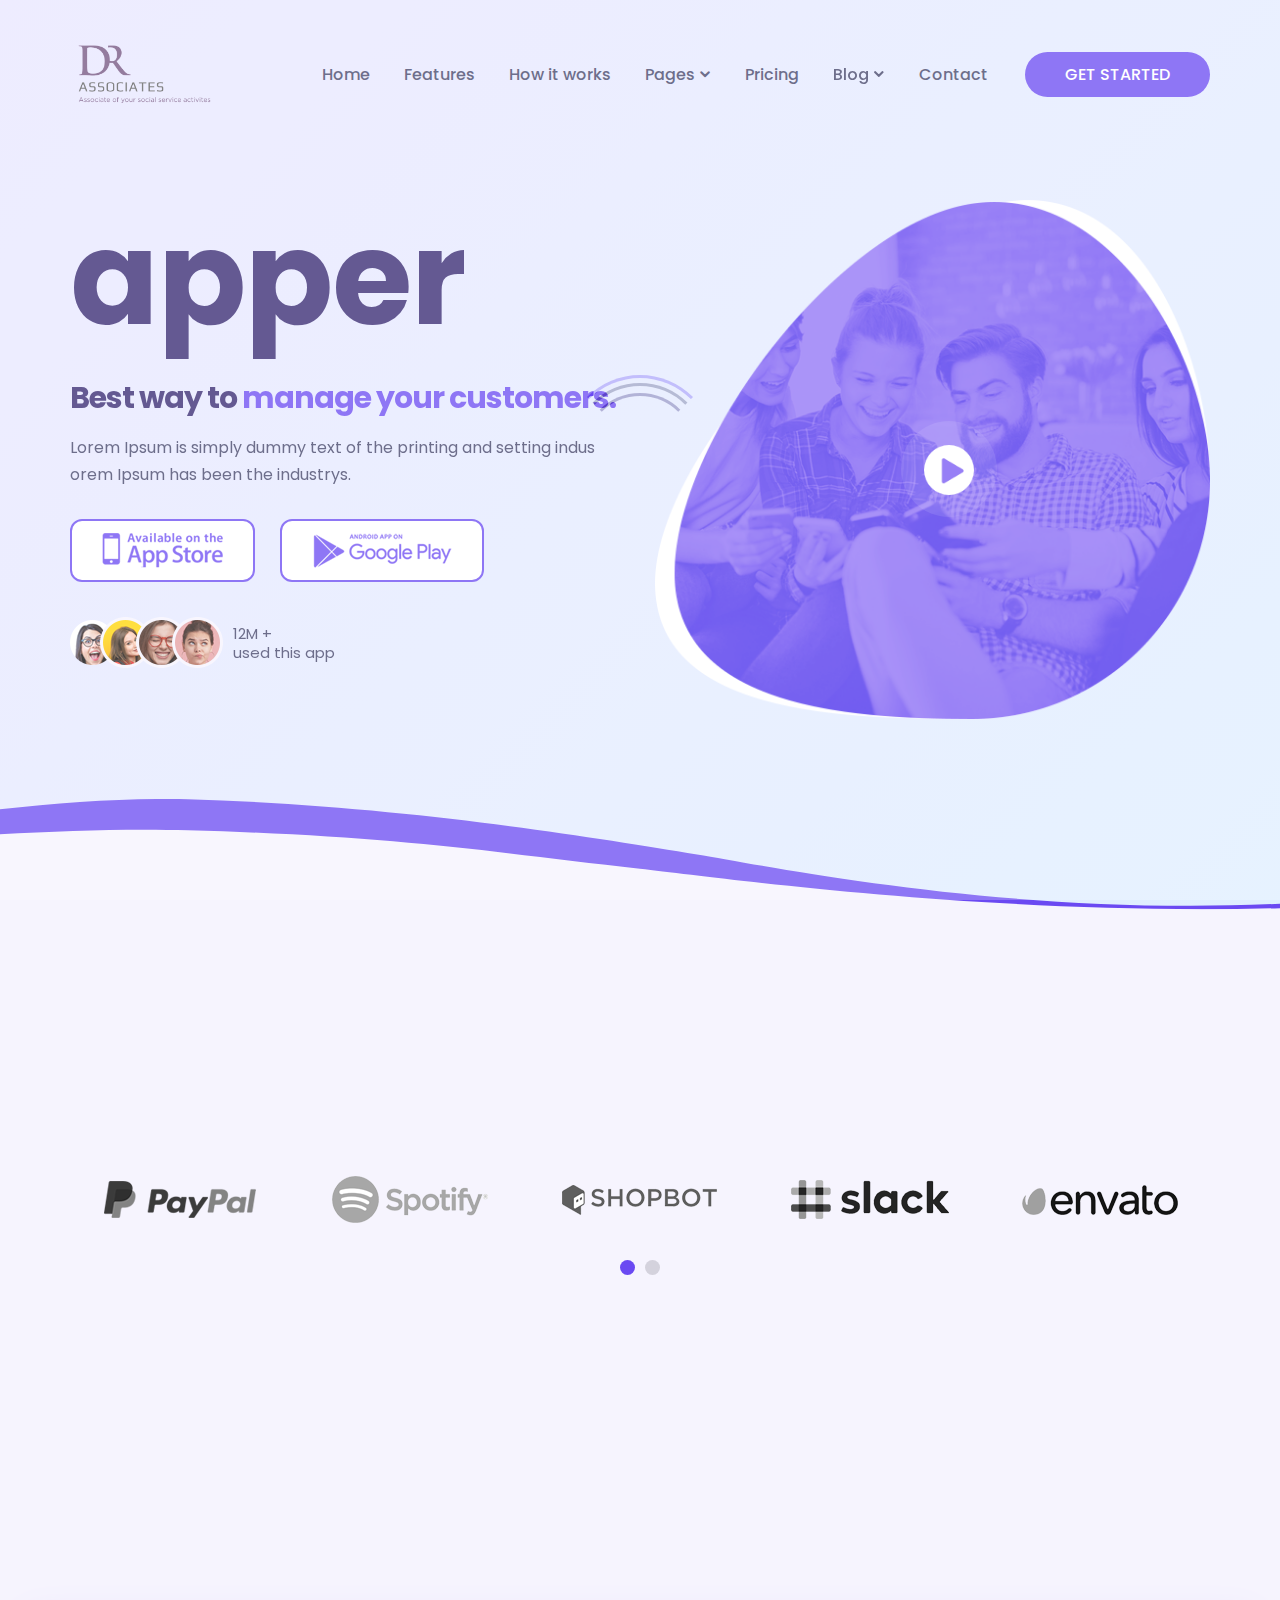
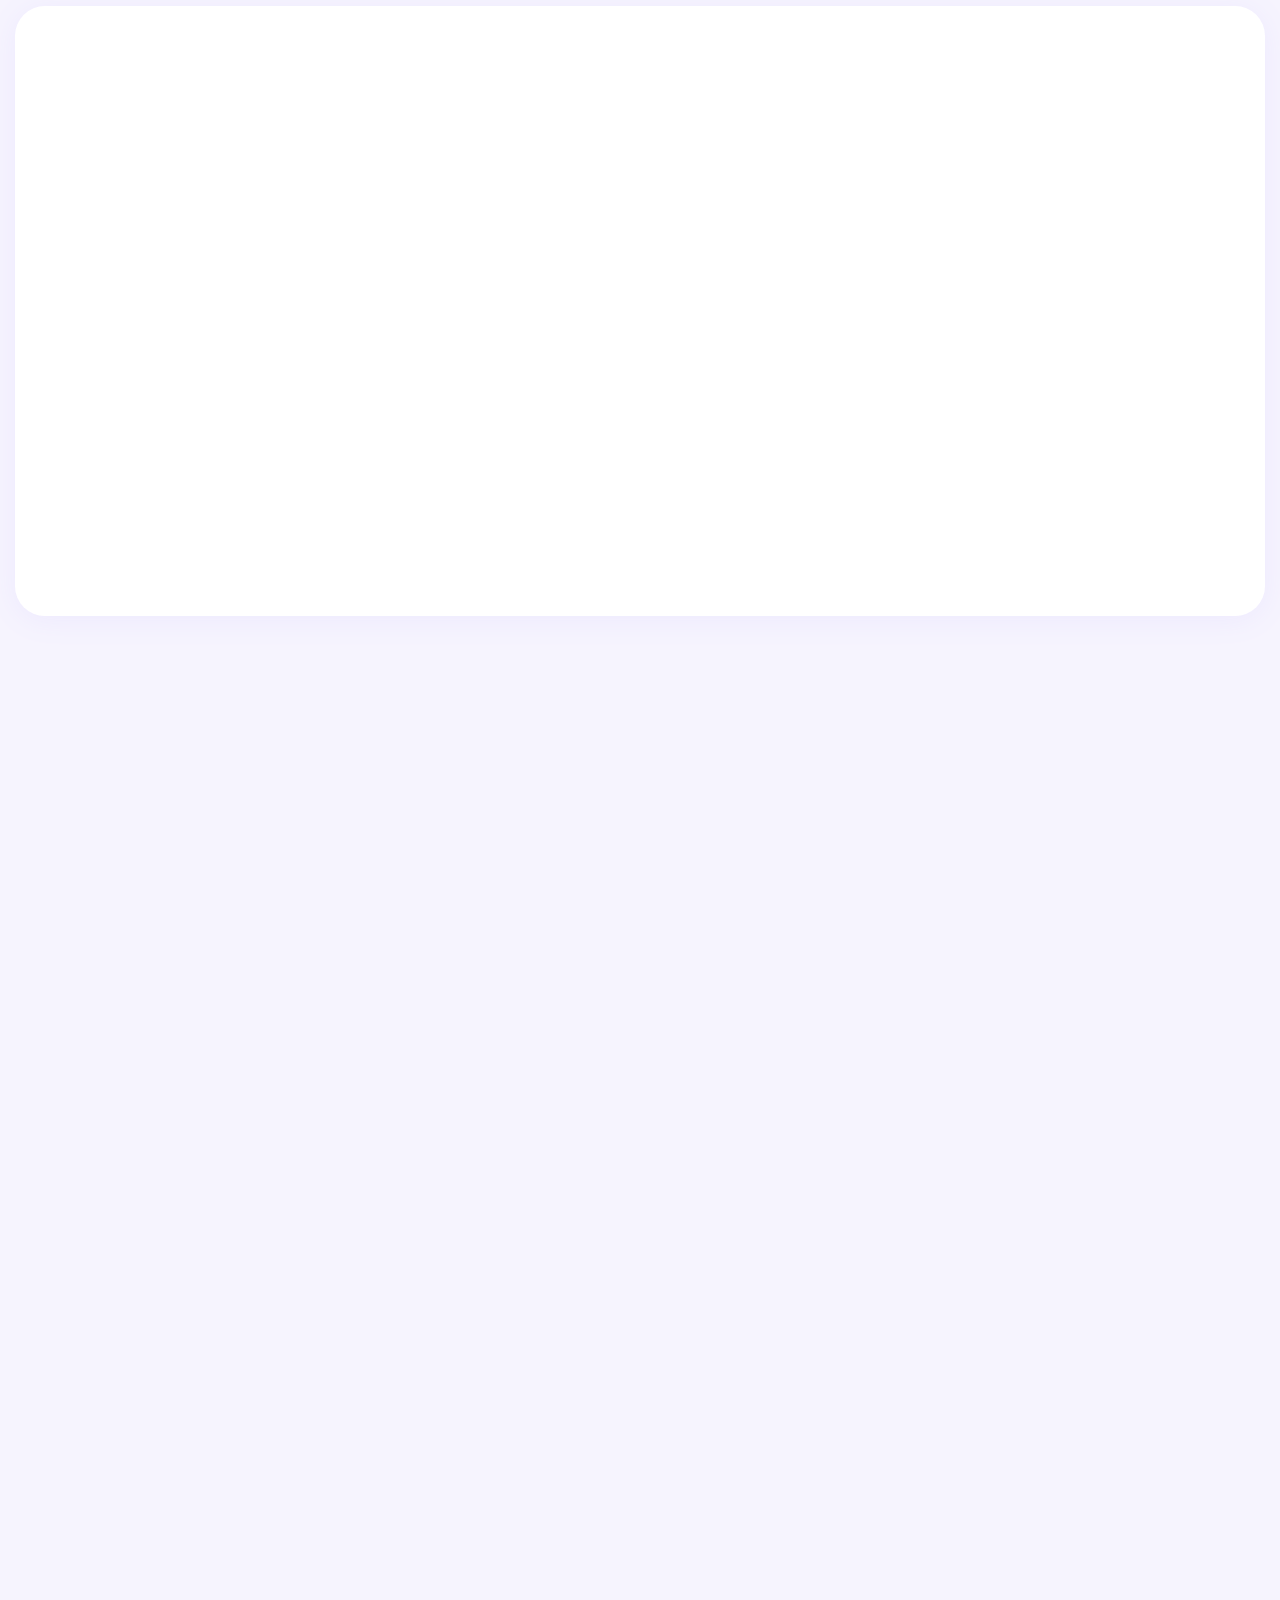
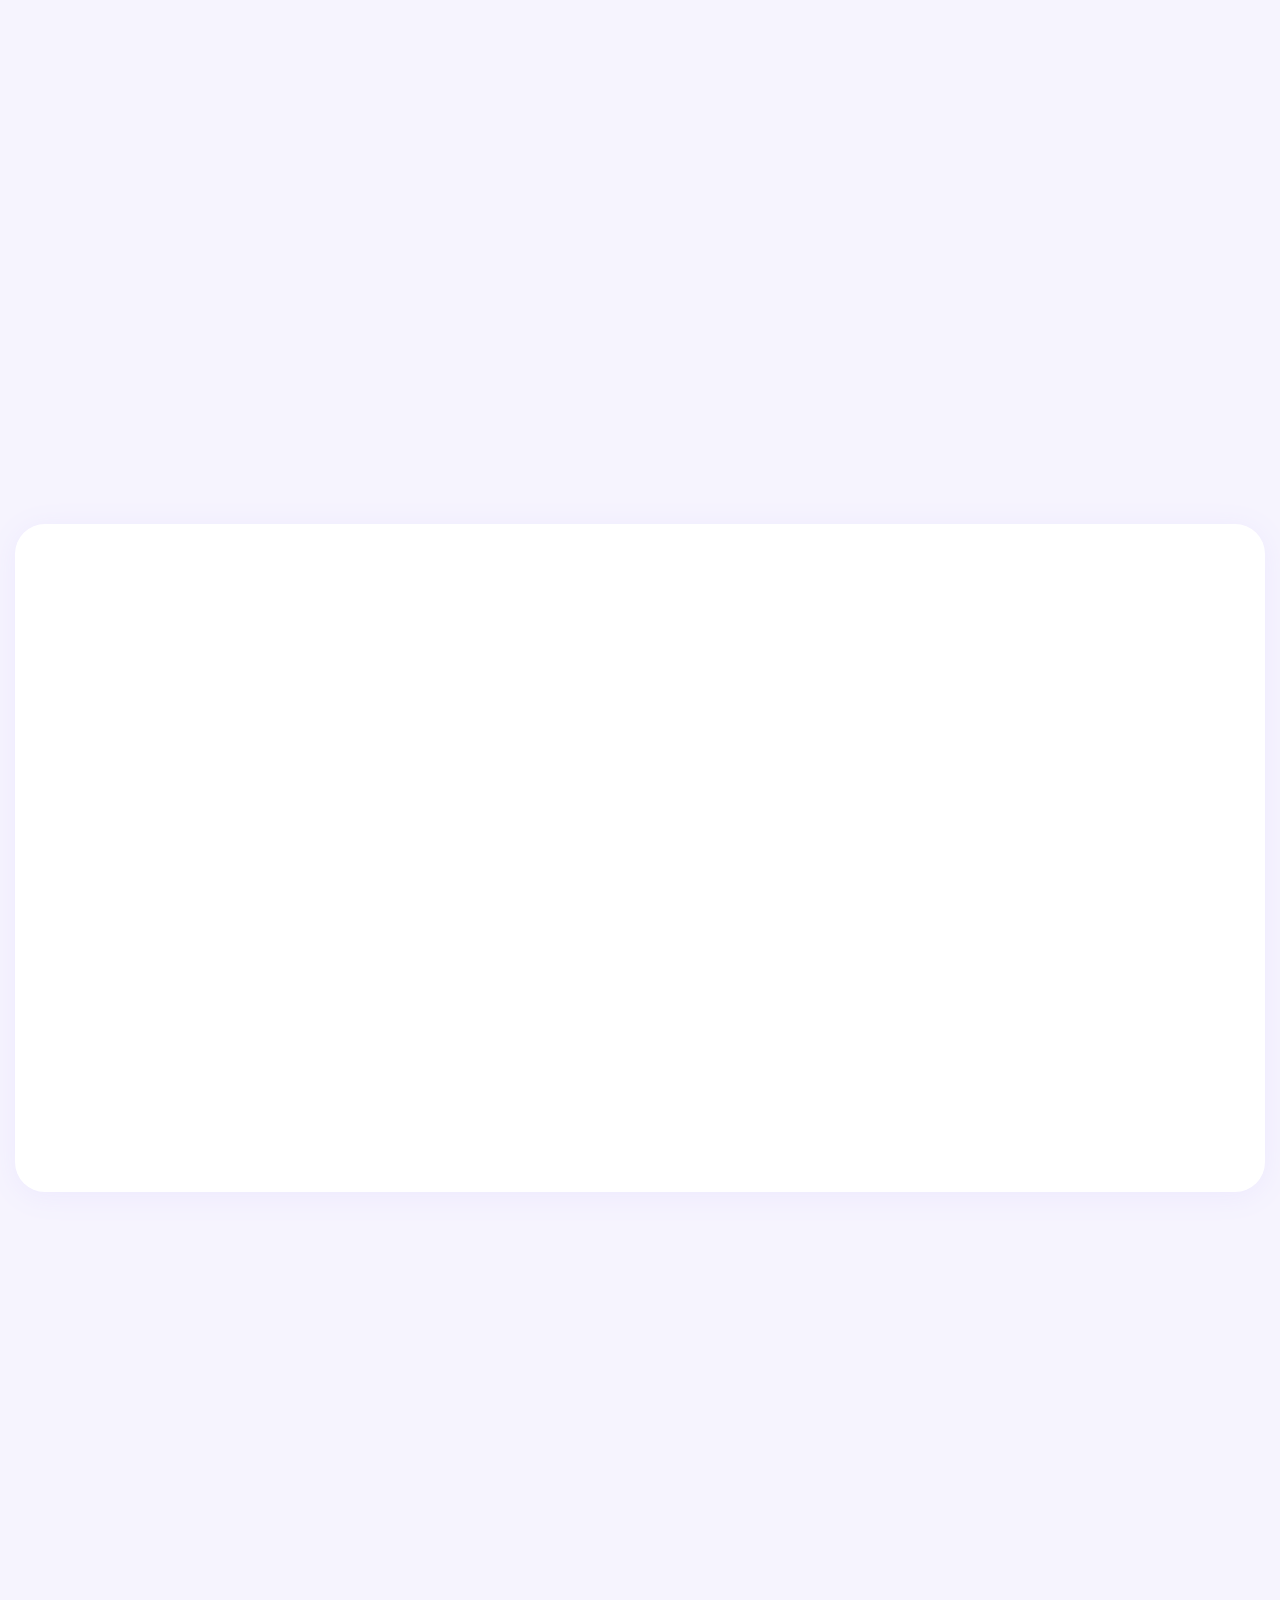
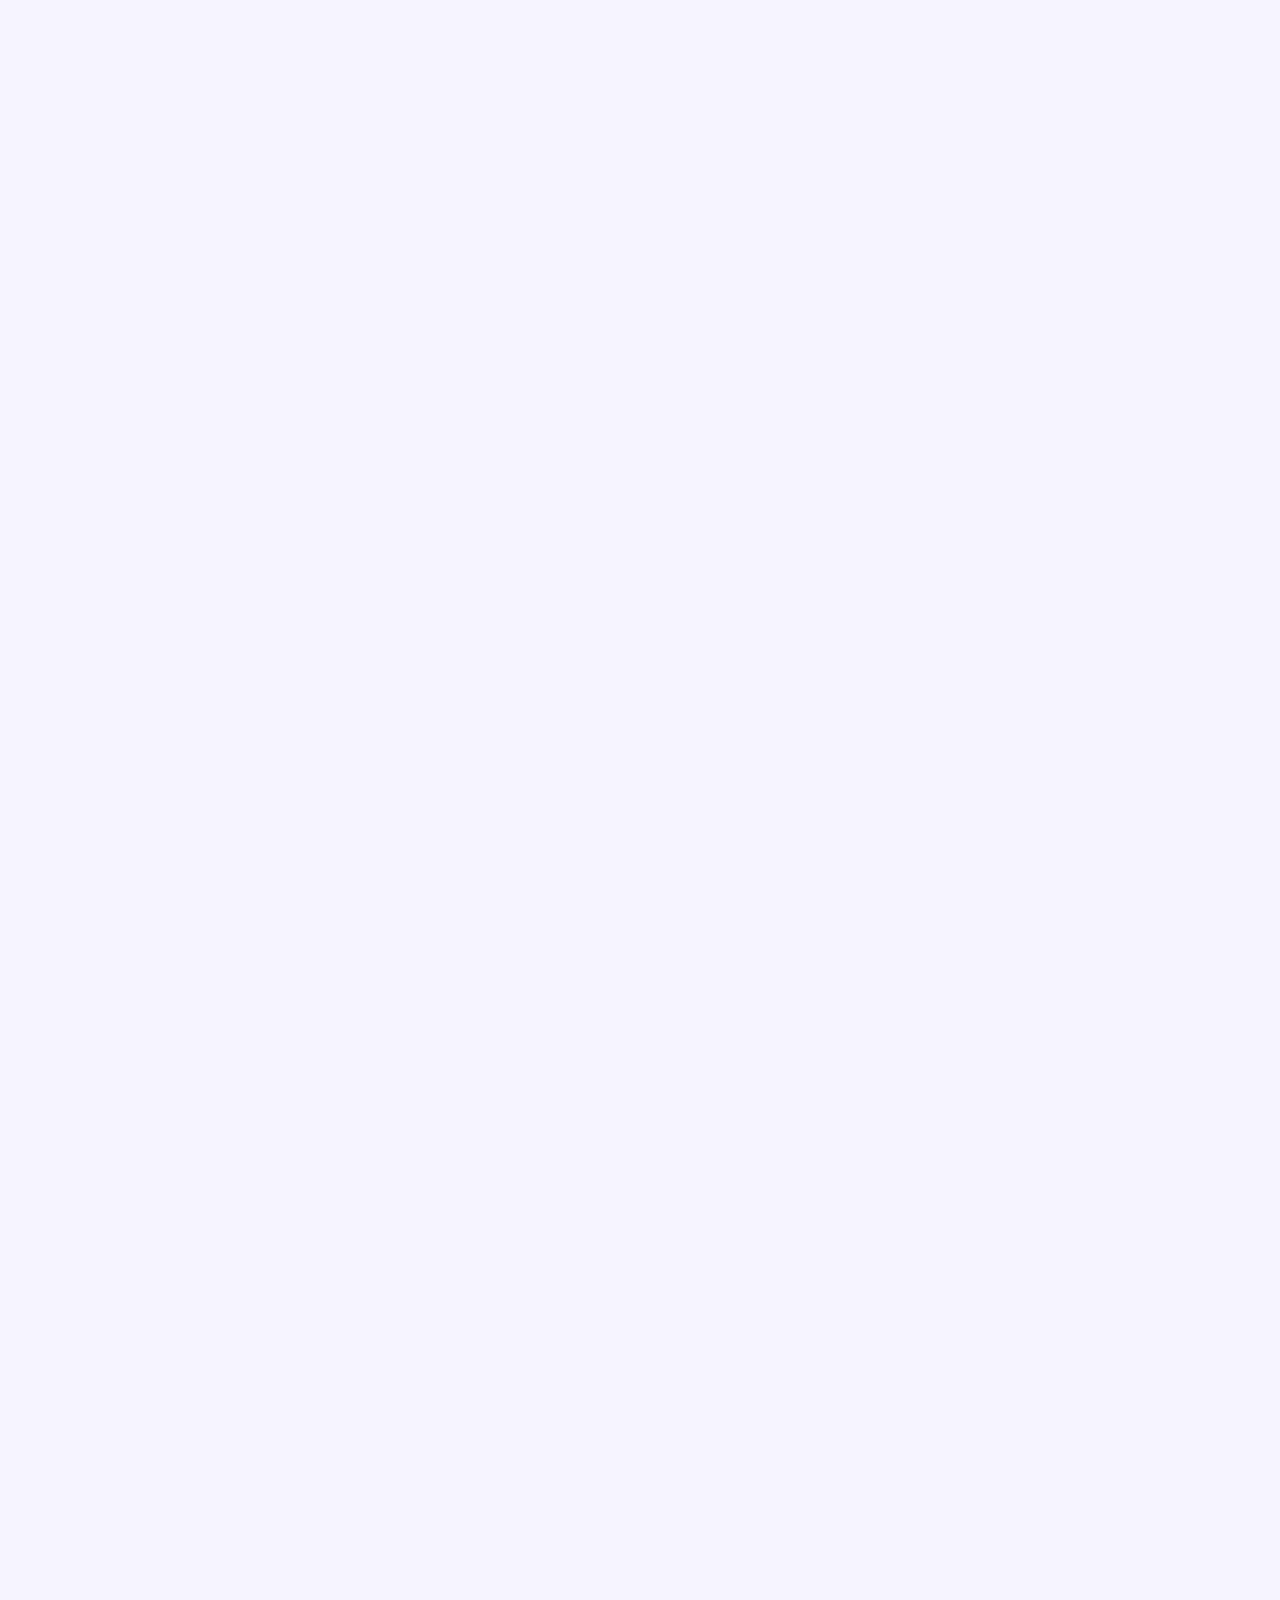
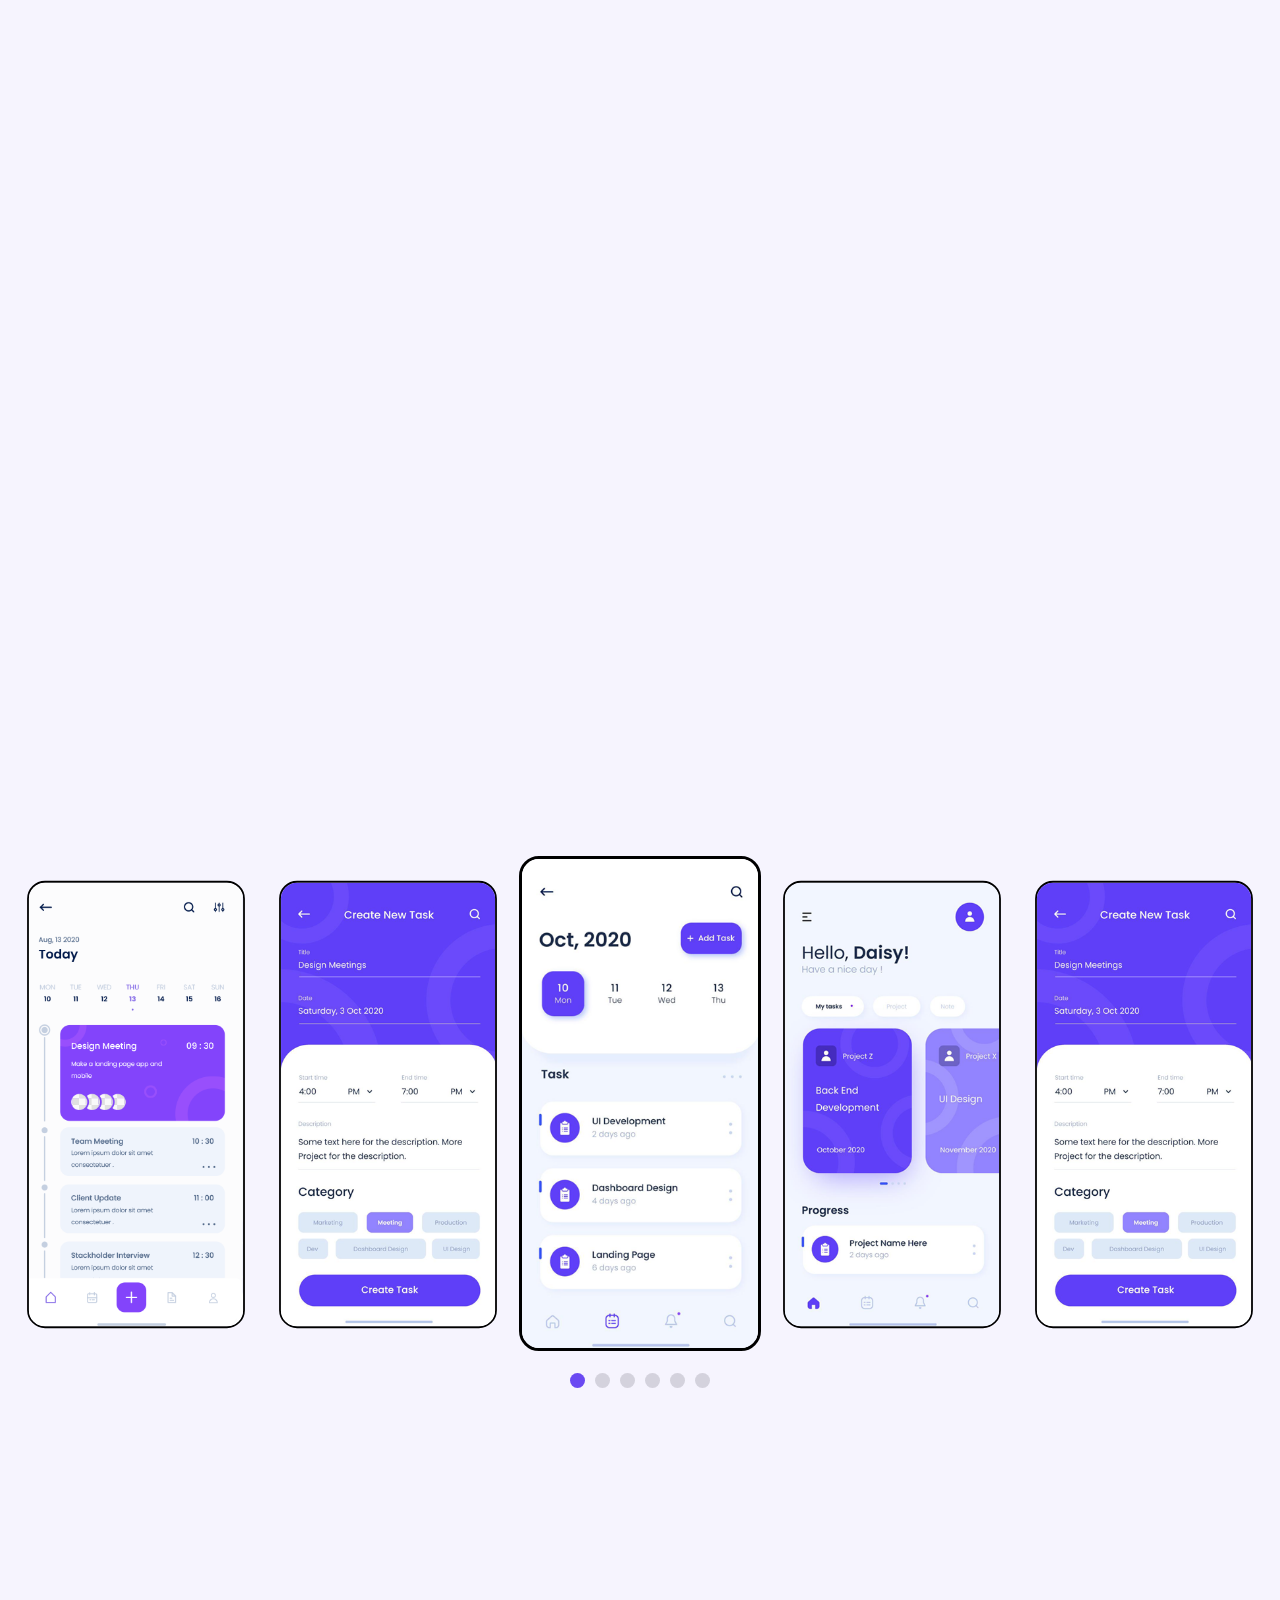
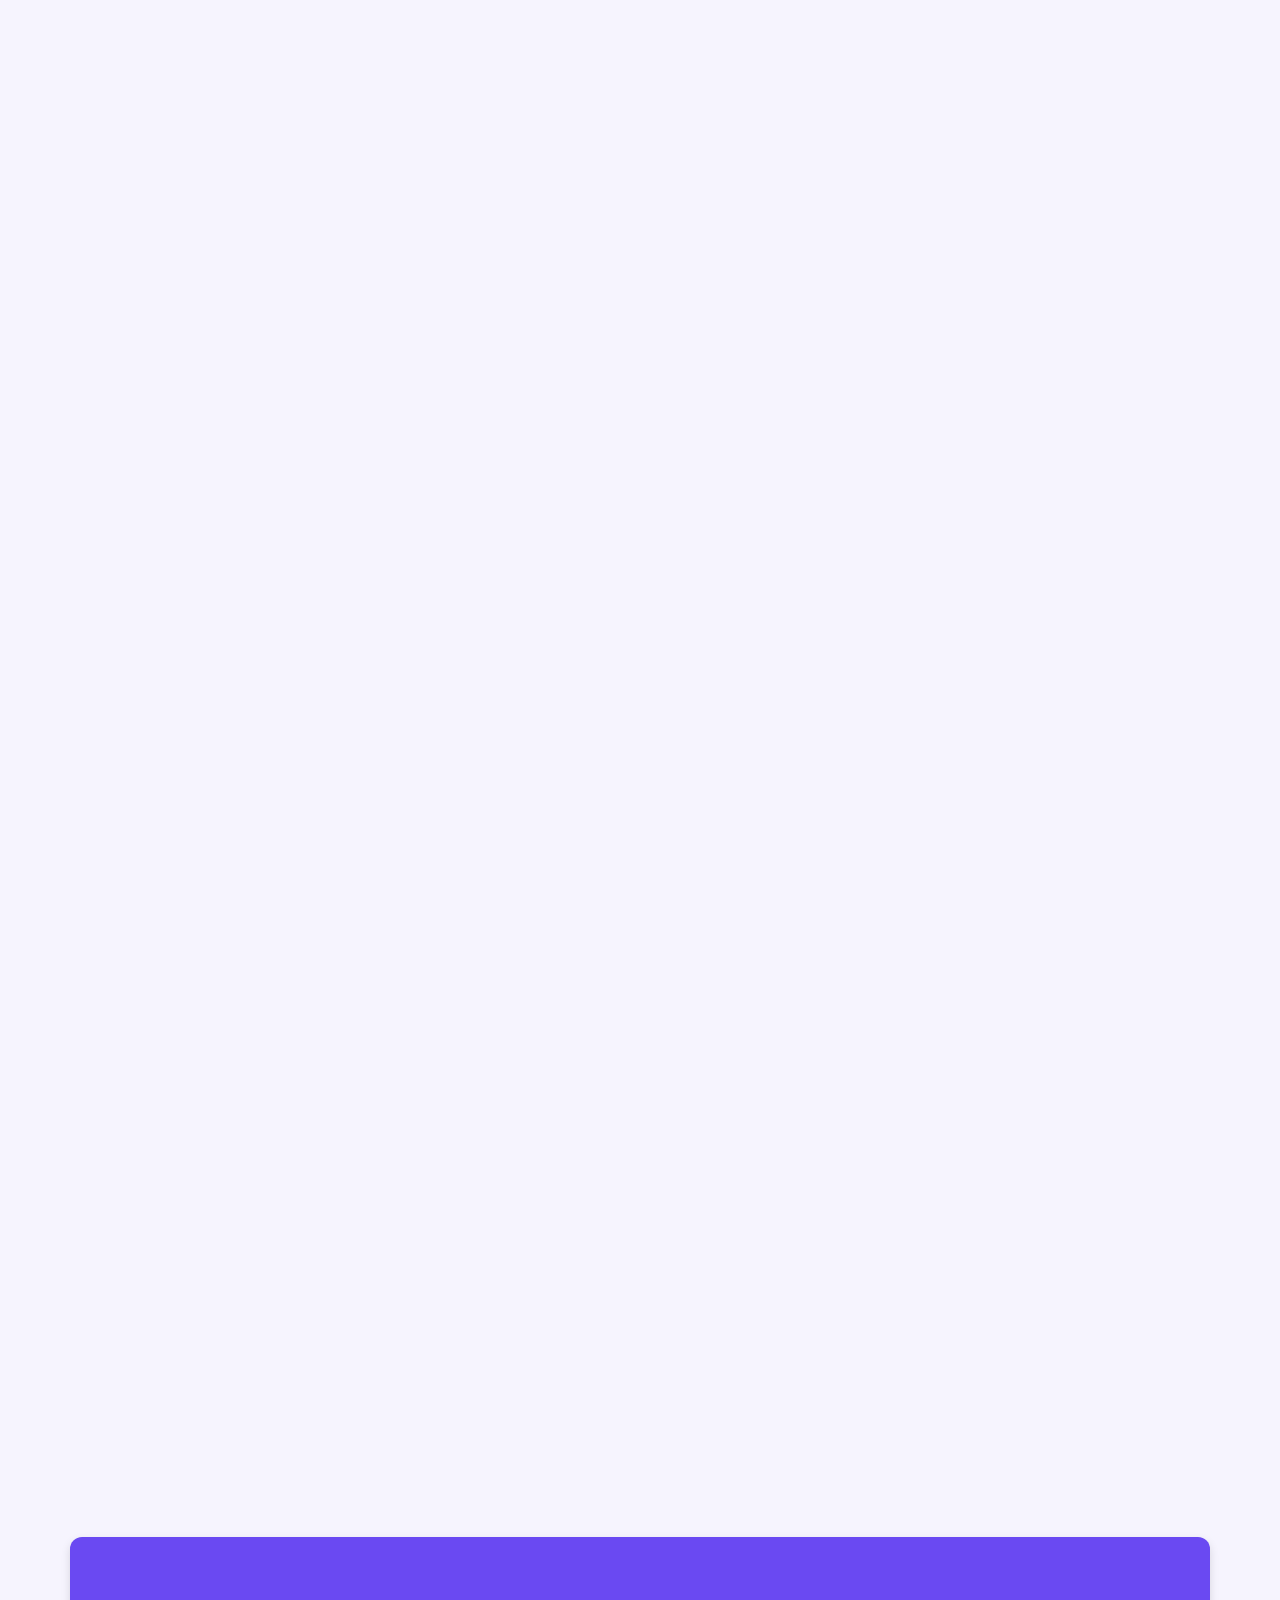
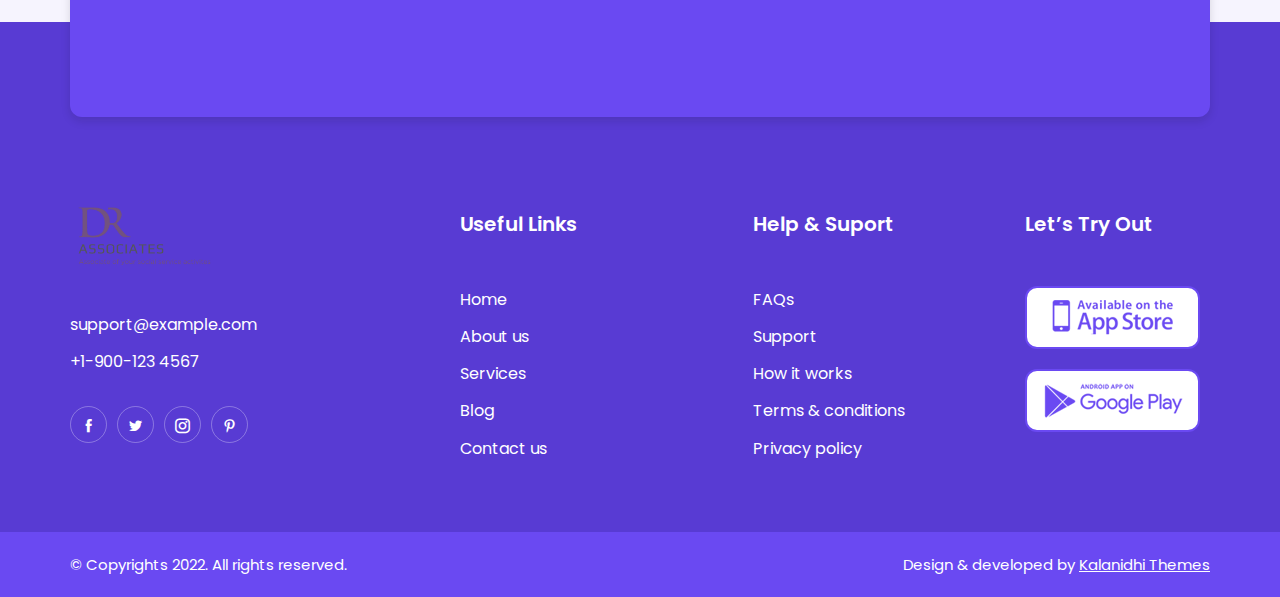
<file: index.html>
<!DOCTYPE html>
<html lang="en">


<!-- Mirrored from kalanidhithemes.com/live-preview/landing-page/apper/all-demo/05-app-landing-page-video-hero/index.html by HTTrack Website Copier/3.x [XR&CO'2014], Tue, 13 May 2025 06:53:54 GMT -->
<head>

  <meta charset="UTF-8">
  <meta http-equiv="X-UA-Compatible" content="IE=edge">
  <meta name="viewport" content="width=device-width, initial-scale=1.0">
  <title>DR Associates | Home</title>

  <!-- icofont-css-link -->
  <link rel="stylesheet" href="css/icofont.min.css">
  <!-- Owl-Carosal-Style-link -->
  <link rel="stylesheet" href="css/owl.carousel.min.css">
  <!-- Bootstrap-Style-link -->
  <link rel="stylesheet" href="css/bootstrap.min.css">
  <!-- Aos-Style-link -->
  <link rel="stylesheet" href="css/aos.css">
  <!-- Coustome-Style-link -->									
  <link rel="stylesheet" href="css/style.css">
  <!-- Responsive-Style-link -->
  <link rel="stylesheet" href="css/responsive.css">		
  <!-- Favicon -->						
  <link rel="shortcut icon" href="images/favicon.png" type="image/x-icon">

</head>

<body>

  <!-- Page-wrapper-Start -->
  <div class="page_wrapper">

    <!-- Preloader -->
    <div id="preloader">
      <div id="loader"></div>
    </div>

    <!-- Header Start -->
    <header>
      <!-- container start -->
      <div class="container">
      	<!-- navigation bar -->
        <nav class="navbar navbar-expand-lg">
          <a class="navbar-brand" href="#">
            <img src="images/drs.png" alt="image" >
          </a>
          <button class="navbar-toggler" type="button" data-toggle="collapse" data-target="#navbarSupportedContent"
            aria-controls="navbarSupportedContent" aria-expanded="false" aria-label="Toggle navigation">
            <span class="navbar-toggler-icon">
              <!-- <i class="icofont-navigation-menu ico_menu"></i> -->
              <div class="toggle-wrap">
                <span class="toggle-bar"></span>
              </div>
            </span>
          </button>

          <div class="collapse navbar-collapse" id="navbarSupportedContent">
            <ul class="navbar-nav ml-auto">
              <!-- secondery menu start -->
              <li class="nav-item">
                <a class="nav-link" href="index.html">Home</a>
              </li>
              <!-- secondery menu end -->
              <li class="nav-item">
                <a class="nav-link" href="#features">Features</a>
              </li>
              <li class="nav-item">
                <a class="nav-link" href="#how_it_work">How it works</a>
              </li>

              <!-- secondery menu start -->
              <li class="nav-item has_dropdown">
                <a class="nav-link" href="#">Pages</a>
                <span class="drp_btn"><i class="icofont-rounded-down"></i></span>
                <div class="sub_menu">
                  <ul>
                    <li><a href="about.html">About Us</a></li>
                    <li><a href="reviews.html">Reviews</a></li>
                    <li><a href="contact.html">Contact Us</a></li>
                    <li><a href="faq.html">Faq</a></li>
                    <li><a href="sign-in.html">Sign In</a></li>
                    <li><a href="sign-up.html">Sign Up</a></li>
                    <li><a href="blog-list.html">Blog List</a></li>
                    <li><a href="blog-single.html">Blog Single</a></li>
                  </ul>
                </div>
              </li>
              <!-- secondery menu end -->

              <li class="nav-item">
                <a class="nav-link" href="pricing.html">Pricing</a>
              </li>

              <!-- secondery menu start -->
              <li class="nav-item has_dropdown">
                <a class="nav-link" href="#">Blog</a>
                <span class="drp_btn"><i class="icofont-rounded-down"></i></span>
                <div class="sub_menu">
                  <ul>
                    <li><a href="blog-list.html">Blog List</a></li>
                    <li><a href="blog-single.html">Blog Single</a></li>
                  </ul>
                </div>
              </li>
              <!-- secondery menu end -->
              
              <li class="nav-item">
                <a class="nav-link" href="contact.html">Contact</a>
              </li>
              <li class="nav-item">
                <a class="nav-link dark_btn" href="contact.html">GET STARTED</a>
              </li>
            </ul>
          </div>
        </nav>
        <!-- navigation end -->
      </div>
      <!-- container end -->
    </header>

    <!-- Banner-Section-Start -->
    <section class="banner_section">
      <!-- container start -->
      <div class="container">
        <!-- row start -->
        <div class="row">
          <div class="col-lg-6 col-md-12"  data-aos="fade-right" data-aos-duration="1500">
          	<!-- banner text -->
            <div class="banner_text">
              <!-- h1 -->
              <h1>apper</h1>
              <!-- h2 -->
              <h2>Best way to <span>manage your customers.</span></h2>
              <!-- p -->
              <p>Lorem Ipsum is simply dummy text of the printing and setting indus orem Ipsum has been the industrys.
              </p>
            </div>
            <!-- app buttons -->
            <ul class="app_btn">
              <li>
                <a href="#">
                  <img class="blue_img" src="images/appstore_blue.png" alt="image" >
                  <img class="white_img" src="images/appstore_white.png" alt="image" >
                </a>
              </li>
              <li>
                <a href="#">
                  <img class="blue_img" src="images/googleplay_blue.png" alt="image" >
                  <img class="white_img" src="images/googleplay_white.png" alt="image" >
                </a>
              </li>
            </ul>

            <!-- users -->
            <div class="used_app">
              <ul>
                <li><img src="images/used01.png" alt="image" ></li>
                <li><img src="images/used02.png" alt="image" ></li>
                <li><img src="images/used03.png" alt="image" ></li>
                <li><img src="images/used04.png" alt="image" ></li>
              </ul>
              <p>12M + <br> used this app</p>
            </div>
          </div>

          <!-- banner slides start -->
          <div class="col-lg-6 col-md-12"  data-aos="fade-in" data-aos-duration="1500">
            <div class="banner_image">
              <img src="images/hero-image.png" alt="image" >

                <!-- video section start -->
                <div class="yt_video" >
                  <div class="thumbnil">
                    <a class="popup-youtube play-button" data-url="https://www.youtube.com/embed/tgbNymZ7vqY?autoplay=1&mute=1" data-toggle="modal" data-target="#myModal" title="XJj2PbenIsU">
                      <span class="play_btn">
                        <img src="images/play_icon.png" alt="image" >
                        <div class="waves-block">
                          <div class="waves wave-1"></div>
                          <div class="waves wave-2"></div>
                          <div class="waves wave-3"></div>
                        </div>
                      </span>
                    </a>
                  </div>
                </div>
                <!-- video section end -->


            </div>
          </div>
          <!-- banner slides end -->

        </div>
        <!-- row end -->
      </div>
      <!-- container end -->
    </section>
    <!-- Banner-Section-end -->

    <!-- Trusted Section start -->
    <section class="row_am trusted_section">
      <!-- container start -->
      <div class="container">
        <div class="section_title" data-aos="fade-up" data-aos-duration="1500" data-aos-delay="100">
          <!-- h2 -->
          <h2>Trusted by <span>150+</span> companies</h2>
          <!-- p -->
          <p>Lorem Ipsum is simply dummy text of the printing and typese tting <br> indus orem Ipsum has beenthe
            standard dummy.</p>
        </div>

        <!-- logos slider start -->
        <div class="company_logos" >
          <div id="company_slider" class="owl-carousel owl-theme">
            <div class="item">
              <div class="logo">
                <img src="images/paypal.png" alt="image" >
              </div>
            </div>
            <div class="item">
              <div class="logo">
                <img src="images/spoty.png" alt="image" >
              </div>
            </div>
            <div class="item">
              <div class="logo">
                <img src="images/shopboat.png" alt="image" >
              </div>
            </div>
            <div class="item">
              <div class="logo">
                <img src="images/slack.png" alt="image" >
              </div>
            </div>
            <div class="item">
              <div class="logo">
                <img src="images/envato.png" alt="image" >
              </div>
            </div>
            <div class="item">
              <div class="logo">
                <img src="images/paypal.png" alt="image" >
              </div>
            </div>
            <div class="item">
              <div class="logo">
                <img src="images/spoty.png" alt="image" >
              </div>
            </div>
            <div class="item">
              <div class="logo">
                <img src="images/shopboat.png" alt="image" >
              </div>
            </div>
          </div>
        </div>
        <!-- logos slider end -->
      </div>
      <!-- container end -->
    </section>
    <!-- Trusted Section ends -->


    <!-- Features-Section-Start -->
    <section class="row_am features_section" id="features">
      <!-- container start -->
      <div class="container">
        <div class="section_title" data-aos="fade-up" data-aos-duration="1500" data-aos-delay="100">
          <!-- h2 -->
          <h2><span>Features</span> that makes app different!</h2>
          <!-- p -->
          <p>Lorem Ipsum is simply dummy text of the printing and typese tting <br> indus orem Ipsum has beenthe
            standard dummy.</p>
        </div>
        <div class="feature_detail">
          <!-- feature box left -->
          <div class="left_data feature_box">

          	<!-- feature box -->
            <div class="data_block" data-aos="fade-right" data-aos-duration="1500">
              <div class="icon">
                <img src="images/secure_data.png" alt="image" >
              </div>
              <div class="text">
                <h4>Secure data</h4>
                <p>Lorem Ipsum is simply dummy text of the printing and type setting indus ideas.</p>
              </div>
            </div>

            <!-- feature box -->
            <div class="data_block" data-aos="fade-right" data-aos-duration="1500">
              <div class="icon">
                <img src="images/functional.png" alt="image" >
              </div>
              <div class="text">
                <h4>Fully functional</h4>
                <p>Simply dummy text of the printing and typesetting indus lorem Ipsum is dummy.</p>
              </div>
            </div>
          </div>

          <!-- feature box right -->
          <div class="right_data feature_box">

          	<!-- feature box -->
            <div class="data_block" data-aos="fade-left" data-aos-duration="1500">
              <div class="icon">
                <img src="images/live-chat.png" alt="image" >
              </div>
              <div class="text">
                <h4>Live chat</h4>
                <p>Lorem Ipsum is simply dummy text of the printing and type setting indus ideas.</p>
              </div>
            </div>

            <!-- feature box -->
            <div class="data_block" data-aos="fade-left" data-aos-duration="1500">
              <div class="icon">
                <img src="images/support.png" alt="image" >
              </div>
              <div class="text">
                <h4>24-7 Support</h4>
                <p>Simply dummy text of the printing and typesetting indus lorem Ipsum is dummy.</p>
              </div>
            </div>

          </div>
          <!-- feature image -->
          <div class="feature_img" data-aos="fade-up" data-aos-duration="1500" data-aos-delay="100">
            <img src="images/features_frame.png" alt="image" >
          </div>
        </div>
      </div>
      <!-- container end -->
    </section>
    <!-- Features-Section-end -->

    <!-- About-App-Section-Start -->
    <section class="row_am about_app_section">
      <!-- container start -->
      <div class="container">
      	<!-- row start -->
        <div class="row">
          <div class="col-lg-6">

          	<!-- about images -->
            <div class="about_img" data-aos="fade-in" data-aos-duration="1500">
              <div class="frame_img">
                <img class="moving_position_animatin" src="images/about-frame.png" alt="image" >
              </div>
              <div class="screen_img">
                <img class="moving_animation" src="images/about-screen.png" alt="image" >
              </div>
            </div>
          </div>
          <div class="col-lg-6">

          	<!-- about text -->
            <div class="about_text">
              <div class="section_title" data-aos="fade-up" data-aos-duration="1500" data-aos-delay="100">

              	<!-- h2 -->
                <h2>Some awesome words <span>about app.</span></h2>

                <!-- p -->
                <p>
                  Lorem Ipsum is simply dummy text of the printing and typesetting industry lorem Ipsum has been the
                  industrys standard dummy text ever since the when an unknown printer took a galley of type and. Lorem
                  ipsum dolor sit amet.
                </p>
              </div>

              <!-- UL -->
              <ul class="app_statstic" id="counter" data-aos="fade-in" data-aos-duration="1500">
                <li>
                  <div class="icon">
                    <img src="images/download.png" alt="image" >
                  </div>
                  <div class="text">
                    <p><span class="counter-value" data-count="17">0</span><span>M+</span></p>
                    <p>Download</p>
                  </div>
                </li>
                <li>
                  <div class="icon">
                    <img src="images/followers.png" alt="image" >
                  </div>
                  <div class="text">
                    <p><span class="counter-value" data-count="08">0 </span><span>M+</span></p>
                    <p>Followers</p>
                  </div>
                </li>
                <li>
                  <div class="icon">
                    <img src="images/reviews.png" alt="image" >
                  </div>
                  <div class="text">
                    <p><span class="counter-value" data-count="2300">1500</span><span>+</span></p>
                    <p>Reviews</p>
                  </div>
                </li>
                <li>
                  <div class="icon">
                    <img src="images/countries.png" alt="image" >
                  </div>
                  <div class="text">
                    <p><span class="counter-value" data-count="150">0</span><span>+</span></p>
                    <p>Countries</p>
                  </div>
                </li>
              </ul>
              <!-- UL end -->
              <a href="contact.html" class="btn puprple_btn" data-aos="fade-in" data-aos-duration="1500">START FREE TRIAL</a>
            </div>
          </div>
        </div>
        <!-- row end -->
      </div>
      <!-- container end -->
    </section>
    <!-- About-App-Section-end -->

    <!-- ModernUI-Section-Start -->
    <section class="row_am modern_ui_section">
      <!-- container start -->
      <div class="container">
      	<!-- row start -->
        <div class="row">
          <div class="col-lg-6">
          	<!-- UI content -->
            <div class="ui_text">
              <div class="section_title" data-aos="fade-up" data-aos-duration="1500" data-aos-delay="100">
                <h2>Beautiful design with <span>modern UI</span></h2>
                <p>
                  Lorem Ipsum is simply dummy text of the printing and typesetting industry lorem Ipsum has been the
                  industrys standard dummy text ever since the when an unknown printer took a galley of type and.
                </p>
              </div>
              <ul class="design_block">
                <li data-aos="fade-up" data-aos-duration="1500">
                  <h4>Carefully designed</h4>
                  <p>Lorem Ipsum is simply dummy text of the printing and type esetting industry lorem Ipsum has.</p>
                </li>
                <li data-aos="fade-up" data-aos-duration="1500">
                  <h4>Seamless Sync</h4>
                  <p>Simply dummy text of the printing and typesetting inustry lorem Ipsum has Lorem dollar summit.</p>
                </li>
                <li data-aos="fade-up" data-aos-duration="1500">
                  <h4>Access Drive</h4>
                  <p>Printing and typesetting industry lorem Ipsum has been the industrys standard dummy text of type
                    setting.</p>
                </li>
              </ul>
            </div>
          </div>
          <div class="col-lg-6">
          	<!-- UI Image -->
            <div class="ui_images" data-aos="fade-in" data-aos-duration="1500">
              <div class="left_img">
                <img class="moving_position_animatin" src="images/modern01.png" alt="image" >
              </div>
              <!-- UI Image -->
              <div class="right_img">
                <img class="moving_position_animatin" src="images/secure_data.png" alt="image" >
                <img class="moving_position_animatin" src="images/modern02.png" alt="image" >
                <img class="moving_position_animatin" src="images/modern03.png" alt="image" >
              </div>
            </div>
          </div>
        </div>
        <!-- row end -->
      </div>
      <!-- container end -->
    </section>
    <!-- ModernUI-Section-end -->

    <!-- How-It-Workes-Section-Start -->
    <section class="row_am how_it_works" id="how_it_work">
      <!-- container start -->
      <div class="container">
        <div class="how_it_inner">
          <div class="section_title" data-aos="fade-up" data-aos-duration="1500" data-aos-delay="300">
          	<!-- h2 -->
            <h2><span>How it works</span> - 3 easy steps</h2>
            <!-- p -->
            <p>Lorem Ipsum is simply dummy text of the printing and typese tting <br> indus orem Ipsum has beenthe
              standard dummy.</p>
          </div>
          <div class="step_block">

          <!-- row start -->
          <div class="row ">
          	<!-- step box -->
            <div class="col-md-4 col-sm-12">
            	<div class="step_box">
            		<!-- icon -->
	                <div class="step_img" data-aos="fade-left" data-aos-duration="1500">
	                  <img src="images/step1.png" alt="image" >
	                  <div class="step_number">
	                  <h3>01</h3>
	                  </div>
	                </div>
	                <!-- text -->
	                <div class="step_text" data-aos="fade-right" data-aos-duration="1500">
	                  <h4>Download app</h4>
	                  <div class="app_icon">
	                    <a href="#"><i class="icofont-brand-android-robot"></i></a>
	                    <a href="#"><i class="icofont-brand-apple"></i></a>
	                    <a href="#"><i class="icofont-brand-windows"></i></a>
	                  </div>
	                  <p>Download App either for Windows, Mac or Android</p>
	                </div>
            	</div>
            </div>

            <!-- step box -->
            <div class="col-md-4 col-sm-12">
            	<div class="step_box">
            		<!-- icon -->
	                <div class="step_img" data-aos="fade-left" data-aos-duration="1500">
	                  <img src="images/step2.png" alt="image" >
	                  <div class="step_number">
	                  <h3>02</h3>
	                  </div>
	                </div>
	                <!-- text -->
	                <div class="step_text step2" data-aos="fade-right" data-aos-duration="1500">
	                  <h4>Create account</h4>
                  	  <span>14 days free trial</span>
                  	  <p>Sign up free for App account. One account for all devices.</p>
	                </div>
            	</div>
            </div>

            <!-- step box -->
            <div class="col-md-4 col-sm-12">
            	<div class="step_box">
            		<!-- icon -->
	                <div class="step_img" data-aos="fade-left" data-aos-duration="1500">
	                  <img src="images/step3.png" alt="image" >
	                  <div class="step_number">
	                  <h3>03</h3>
	                  </div>
	                </div>
	                <!-- text -->
	                <div class="step_text step3" data-aos="fade-right" data-aos-duration="1500">
	                  <h4>It’s done, enjoy the app</h4>
                  	  <span>Have any questions check our FAQs</span>
                  	  <p>Get most amazing app experience, Explore and share the app</p>
	                </div>
            	</div>
            </div>

        </div>

          </div>
        </div>

      </div>
      <!-- container end -->
    </section>
    <!-- How-It-Workes-Section-end -->

    <!-- Testimonial-Section start -->
    <section class="row_am testimonial_section"> 
      <!-- container start -->
      <div class="container">
        <div class="section_title" data-aos="fade-up" data-aos-duration="1500" data-aos-delay="300">
          <!-- h2 -->
          <h2>What our <span>customer say</span></h2>
          <!-- p -->
          <p>Lorem Ipsum is simply dummy text of the printing and typese tting <br> indus orem Ipsum has beenthe
            standard dummy.</p>
        </div>
        <div class="testimonial_block" data-aos="fade-in" data-aos-duration="1500">
          <div id="testimonial_slider" class="owl-carousel owl-theme">
          	<!-- user 1 -->
            <div class="item">
              <div class="testimonial_slide_box">
                <div class="rating">
                  <span><i class="icofont-star"></i></span>
                  <span><i class="icofont-star"></i></span>
                  <span><i class="icofont-star"></i></span>
                  <span><i class="icofont-star"></i></span>
                  <span><i class="icofont-star"></i></span>
                </div>
                <p class="review">
                  “ Lorem Ipsum is simply dummy text of the printing and typese tting us orem Ipsum has been lorem
                  beenthe standar dummy. ”
                </p>
                <div class="testimonial_img">
                  <img src="images/testimonial_user1.png" alt="image" >
                </div>
                <h3>Shayna John</h3>
                <span class="designation">Careative inc</span>
              </div>
            </div>

            <!-- user 2 -->
            <div class="item">
              <div class="testimonial_slide_box">
                <div class="rating">
                  <span><i class="icofont-star"></i></span>
                  <span><i class="icofont-star"></i></span>
                  <span><i class="icofont-star"></i></span>
                  <span><i class="icofont-star"></i></span>
                  <span><i class="icofont-star"></i></span>
                </div>
                <p class="review">
                  “ Lorem Ipsum is simply dummy text of the printing and typese tting us orem Ipsum has been lorem
                  beenthe standar dummy. ”
                </p>
                <div class="testimonial_img">
                  <img src="images/testimonial_user2.png" alt="image" >
                </div>
                <h3>Willium Den</h3>
                <span class="designation">Careative inc</span>
              </div>
            </div>
            
            <!-- user 3 -->
            <div class="item">
              <div class="testimonial_slide_box">
                <div class="rating">
                  <span><i class="icofont-star"></i></span>
                  <span><i class="icofont-star"></i></span>
                  <span><i class="icofont-star"></i></span>
                  <span><i class="icofont-star"></i></span>
                  <span><i class="icofont-star"></i></span>
                </div>
                <p class="review">
                  “ Lorem Ipsum is simply dummy text of the printing and typese tting us orem Ipsum has been lorem
                  beenthe standar dummy. ”
                </p>
                <div class="testimonial_img">
                  <img src="images/testimonial_user3.png" alt="image" >
                </div>
                <h3>Cyrus Stephen</h3>
                <span class="designation">Careative inc</span>
              </div>

            </div>
          </div>

          <!-- total review -->
          <div class="total_review">
            <div class="rating">
              <span><i class="icofont-star"></i></span>
              <span><i class="icofont-star"></i></span>
              <span><i class="icofont-star"></i></span>
              <span><i class="icofont-star"></i></span>
              <span><i class="icofont-star"></i></span>
              <p>5.0 / 5.0</p>
            </div>
            <h3>2578</h3>
            <a href="reviews.html">TOTAL USER REVIEWS <i class="icofont-arrow-right"></i></a>
          </div>

          <!-- avtar faces -->
          <div class="avtar_faces">
            <img src="images/avtar_testimonial.png" alt="image" >
          </div>
        </div>
      </div>
      <!-- container end -->
    </section>
    <!-- Testimonial-Section end -->

    <!-- Pricing-Section -->
    <section class="row_am pricing_section" id="pricing">
      <!-- container start -->
      <div class="container">
        <div class="section_title" data-aos="fade-up" data-aos-duration="1500" data-aos-delay="300">
          <!-- h2 -->
          <h2>Best & simple <span>pricing</span></h2>
          <!-- p -->
          <p>Lorem Ipsum is simply dummy text of the printing and typese tting <br> indus orem Ipsum has beenthe
            standard dummy.</p>
        </div>
        <!-- toggle button -->
        <div class="toggle_block" data-aos="fade-up" data-aos-duration="1500">
          <span class="month active">Monthly</span>
          <div class="tog_block">
            <span class="tog_btn"></span>
          </div>
          <span class="years">Yearly</span>
          <span class="offer">50% off</span>
        </div>

        <!-- pricing box  monthly start -->
        <div class="pricing_pannel monthly_plan active" data-aos="fade-up" data-aos-duration="1500">
          <!-- row start -->
          <div class="row">
          	<!-- pricing box 1 -->
            <div class="col-md-4">
              <div class="pricing_block">
                <div class="icon">
                  <img src="images/standard.png" alt="image" >
                </div>
                <div class="pkg_name">
                  <h3>Standard</h3>
                  <span>For the basics</span>
                </div>
                <span class="price">$15</span>
                <ul class="benifits">
                  <li>
                    <p>Up to 5 Website</p>
                  </li>
                  <li>
                    <p>50 GB disk space</p>
                  </li>
                  <li>
                    <p>10 Customize sub pages</p>
                  </li>
                  <li>
                    <p>2 Domains access</p>
                  </li>
                  <li>
                    <p>Support on request</p>
                  </li>
                </ul>
                <a href="contact.html" class="btn white_btn">BUY NOW</a>
              </div>
            </div>

            <!-- pricing box 2 -->
            <div class="col-md-4">
              <div class="pricing_block highlited_block">
                <div class="icon">
                  <img src="images/unlimited.png" alt="image" >
                </div>
                <div class="pkg_name">
                  <h3>Unlimited</h3>
                  <span>For the professionals</span>
                </div>
                <span class="price">$99</span>
                <ul class="benifits">
                  <li>
                    <p>Unlimited Website</p>
                  </li>
                  <li>
                    <p>200 GB disk space</p>
                  </li>
                  <li>
                    <p>20 Customize sub pages</p>
                  </li>
                  <li>
                    <p>10 Domains access</p>
                  </li>
                  <li>
                    <p>24/7 Customer support</p>
                  </li>
                </ul>
                <a href="contact.html" class="btn white_btn">BUY NOW</a>
              </div>
            </div>

            <!-- pricing box 3 -->
            <div class="col-md-4">
              <div class="pricing_block">
                <div class="icon">
                  <img src="images/premium.png" alt="image" >
                </div>
                <div class="pkg_name">
                  <h3>Premium</h3>
                  <span>For small team</span>
                </div>
                <span class="price">$55</span>
                <ul class="benifits">
                  <li>
                    <p>Up to 10 Website</p>
                  </li>
                  <li>
                    <p>100 GB disk space</p>
                  </li>
                  <li>
                    <p>15 Customize sub pages</p>
                  </li>
                  <li>
                    <p>4 Domains access</p>
                  </li>
                  <li>
                    <p>24/7 Customer support</p>
                  </li>
                </ul>
                <a href="contact.html" class="btn white_btn">BUY NOW</a>
              </div>
            </div>
          </div>
          <!-- row end -->
        </div>
        <!-- pricing box monthly end -->

        <!-- pricing box yearly start -->
        <div class="pricing_pannel yearly_plan">
          <div class="row">

          	<!-- pricing box 1 -->
            <div class="col-md-4">
              <div class="pricing_block">
                <div class="icon">
                  <img src="images/standard.png" alt="image" >
                </div>
                <div class="pkg_name">
                  <h3>Standard</h3>
                  <span>For the basics</span>
                </div>
                <span class="price">$150</span>
                <ul class="benifits">
                  <li>
                    <p>Up to 10 Website</p>
                  </li>
                  <li>
                    <p>100 GB disk space</p>
                  </li>
                  <li>
                    <p>25 Customize sub pages</p>
                  </li>
                  <li>
                    <p>4 Domains access</p>
                  </li>
                  <li>
                    <p>Support on request</p>
                  </li>
                </ul>
                <a href="contact.html" class="btn white_btn">BUY NOW</a>
              </div>
            </div>

            <!-- pricing box 2 -->
            <div class="col-md-4">
              <div class="pricing_block highlited_block">
                <div class="icon">
                  <img src="images/unlimited.png" alt="image" >
                </div>
                <div class="pkg_name">
                  <h3>Unlimited</h3>
                  <span>For the professionals</span>
                </div>
                <span class="price">$999</span>
                <ul class="benifits">
                  <li>
                    <p>Unlimited Website</p>
                  </li>
                  <li>
                    <p>400 GB disk space</p>
                  </li>
                  <li>
                    <p>40 Customize sub pages</p>
                  </li>
                  <li>
                    <p>20 Domains access</p>
                  </li>
                  <li>
                    <p>24/7 Customer support</p>
                  </li>
                </ul>
                <a href="contact.html" class="btn white_btn">BUY NOW</a>
              </div>
            </div>

            <!-- pricing box 3 -->
            <div class="col-md-4">
              <div class="pricing_block">
                <div class="icon">
                  <img src="images/premium.png" alt="image" >
                </div>
                <div class="pkg_name">
                  <h3>Premium</h3>
                  <span>For small team</span>
                </div>
                <span class="price">$550</span>
                <ul class="benifits">
                  <li>
                    <p>Up to 20 Website</p>
                  </li>
                  <li>
                    <p>200 GB disk space</p>
                  </li>
                  <li>
                    <p>25 Customize sub pages</p>
                  </li>
                  <li>
                    <p>8 Domains access</p>
                  </li>
                  <li>
                    <p>24/7 Customer support</p>
                  </li>
                </ul>
                <a href="contact.html" class="btn white_btn">BUY NOW</a>
              </div>
            </div>

          </div>
        </div>
        <!-- pricing box yearly end -->

        <p class="contact_text" data-aos="fade-up" data-aos-duration="1500">Not sure what to choose ? <a href="#">contact us</a> for custom packages</p>
      </div>
      <!-- container start end -->
    </section>
    <!-- Pricing-Section end -->

    <!-- FAQ-Section start -->
    <section class="row_am faq_section">
      <!-- container start -->
      <div class="container">
        <div class="section_title" data-aos="fade-up" data-aos-duration="1500" data-aos-delay="300">
          <!-- h2 -->
          <h2><span>FAQ</span> - Frequently Asked Questions</h2>
          <!-- p -->
          <p>Lorem Ipsum is simply dummy text of the printing and typese tting <br> indus orem Ipsum has beenthe
            standard dummy.</p>
        </div>
        <!-- faq data -->
        <div class="faq_panel">
          <div class="accordion" id="accordionExample">
            <div class="card" data-aos="fade-up" data-aos-duration="1500">
              <div class="card-header" id="headingOne">
                <h2 class="mb-0">
                  <button type="button" class="btn btn-link active" data-toggle="collapse" data-target="#collapseOne">
                  	<i class="icon_faq icofont-plus"></i></i> How can i pay ?</button>
                </h2>
              </div>
              <div id="collapseOne" class="collapse show" aria-labelledby="headingOne" data-parent="#accordionExample">
                <div class="card-body">
                  <p>Lorem Ipsum is simply dummy text of the printing and typesetting industry lorem Ipsum has. been the
                    industrys standard dummy text ever since the when an unknown printer took a galley of type and
                    scrambled it to make a type specimen book. It has survived not only five cen turies but also the
                    leap into electronic typesetting, remaining essentially unchanged.</p>
                </div>
              </div>
            </div>
            <div class="card" data-aos="fade-up" data-aos-duration="1500">
              <div class="card-header" id="headingTwo">
                <h2 class="mb-0">
                  <button type="button" class="btn btn-link collapsed" data-toggle="collapse"
                    data-target="#collapseTwo"><i class="icon_faq icofont-plus"></i></i> How to setup account ?</button>
                </h2>
              </div>
              <div id="collapseTwo" class="collapse" aria-labelledby="headingTwo" data-parent="#accordionExample">
                <div class="card-body">
                  <p>Lorem Ipsum is simply dummy text of the printing and typesetting industry lorem Ipsum has. been the
                    industrys standard dummy text ever since the when an unknown printer took a galley of type and
                    scrambled it to make a type specimen book. It has survived not only five cen turies but also the
                    leap into electronic typesetting, remaining essentially unchanged.</p>
                </div>
              </div>
            </div>
            <div class="card" data-aos="fade-up" data-aos-duration="1500">
              <div class="card-header" id="headingThree">
                <h2 class="mb-0">
                  <button type="button" class="btn btn-link collapsed" data-toggle="collapse"
                    data-target="#collapseThree"><i class="icon_faq icofont-plus"></i></i>What is process to get refund
                    ?</button>
                </h2>
              </div>
              <div id="collapseThree" class="collapse" aria-labelledby="headingThree" data-parent="#accordionExample">
                <div class="card-body">
                  <p>Lorem Ipsum is simply dummy text of the printing and typesetting industry lorem Ipsum has. been the
                    industrys standard dummy text ever since the when an unknown printer took a galley of type and
                    scrambled it to make a type specimen book. It has survived not only five cen turies but also the
                    leap into electronic typesetting, remaining essentially unchanged.</p>
                </div>
              </div>
            </div>
            <div class="card" data-aos="fade-up" data-aos-duration="1500">
              <div class="card-header" id="headingFour">
                <h2 class="mb-0">
                  <button type="button" class="btn btn-link collapsed" data-toggle="collapse"
                    data-target="#collapseFour"><i class="icon_faq icofont-plus"></i></i>What is process to get refund
                    ?</button>
                </h2>
              </div>
              <div id="collapseFour" class="collapse" aria-labelledby="headingFour" data-parent="#accordionExample">
                <div class="card-body">
                  <p>Lorem Ipsum is simply dummy text of the printing and typesetting industry lorem Ipsum has. been the
                    industrys standard dummy text ever since the when an unknown printer took a galley of type and
                    scrambled it to make a type specimen book. It has survived not only five cen turies but also the
                    leap into electronic typesetting, remaining essentially unchanged.</p>
                </div>
              </div>
            </div>
          </div>
        </div>
      </div>
      <!-- container end -->
    </section>
    <!-- FAQ-Section end -->

    <!-- Beautifull-interface-Section start -->
    <section class="row_am interface_section">
	  <!-- container start -->
      <div class="container-fluid">
        <div class="section_title" data-aos="fade-up" data-aos-duration="1500" data-aos-delay="300">
            <!-- h2 -->
            <h2>Beautifull <span>interface</span></h2>
            <!-- p -->
            <p>
              Lorem Ipsum is simply dummy text of the printing and typese tting <br> indus orem Ipsum has beenthe standard dummy.
            </p>
        </div>

          <!-- screen slider start -->
          <div class="screen_slider" >
            <div id="screen_slider" class="owl-carousel owl-theme">
              <div class="item">
                <div class="screen_frame_img">
                    <img src="images/screen-1.png" alt="image" >
                </div>
              </div>
              <div class="item">
                <div class="screen_frame_img">
                    <img src="images/screen-2.png" alt="image" >
                </div>
              </div>
              <div class="item">
                <div class="screen_frame_img">
                    <img src="images/screen-3.png" alt="image" >
                </div>
              </div>
              <div class="item">
                <div class="screen_frame_img">
                    <img src="images/screen-4.png" alt="image" >
                </div>
              </div>
              <div class="item">
                <div class="screen_frame_img">
                    <img src="images/screen-5.png" alt="image" >
                </div>
              </div>
              <div class="item">
                <div class="screen_frame_img">
                    <img src="images/screen-3.png" alt="image" >
                </div>
              </div>
          </div>
          </div>
          <!-- screen slider end -->
      </div>
      <!-- container end -->
    </section>
    <!-- Beautifull-interface-Section end -->

    <!-- Download-Free-App-section-Start  -->
    <section class="row_am free_app_section" id="getstarted">
    	<!-- container start -->
        <div class="container">
            <div class="free_app_inner" data-aos="fade-in" data-aos-duration="1500" data-aos-delay="100"> 
              	<!-- row start -->
                <div class="row">
                	<!-- content -->
                    <div class="col-md-6">
                        <div class="free_text">
                            <div class="section_title">
                                <h2>Let’s download free from apple and play store</h2>
                                <p>Instant free download from apple and play store orem Ipsum is simply dummy text of the printing.
                                  and typese tting indus orem Ipsum has beenthe standard</p>
                            </div>
                            <ul class="app_btn">
                              <li>
                                <a href="#">
                                  <img src="images/appstore_blue.png" alt="image" >
                                </a>
                              </li>
                              <li>
                                <a href="#">
                                  <img src="images/googleplay_blue.png" alt="image" >
                                </a>
                              </li>
                            </ul>
                        </div>
                    </div>

                    <!-- images -->
                    <div class="col-md-6">
                        <div class="free_img">
                            <img src="images/download-screen01.png" alt="image" >
                            <img class="mobile_mockup" src="images/download-screen02.png" alt="image" >
                        </div>
                    </div>
                </div>
                <!-- row end -->
            </div>
        </div>
        <!-- container end -->
    </section>
    <!-- Download-Free-App-section-end  -->

    <!-- Story-Section-Start -->
    <section class="row_am latest_story" id="blog">
     <!-- container start -->
      <div class="container">
          <div class="section_title" data-aos="fade-in" data-aos-duration="1500" data-aos-delay="100">
              <h2>Read latest <span>story</span></h2>
              <p>Lorem Ipsum is simply dummy text of the printing and typese tting <br> indus orem Ipsum has beenthe standard dummy.</p>
          </div>
          <!-- row start -->
          <div class="row">
          	<!-- story -->
            <div class="col-md-4">
                <div class="story_box" data-aos="fade-up" data-aos-duration="1500">
                    <div class="story_img">
                      <img src="images/story01.png" alt="image" >
                      <span>45 min ago</span>
                    </div>
                    <div class="story_text">
                        <h3>Cool features added!</h3>
                        <p>Lorem Ipsum is simply dummy text of the printing and typesetting 
                          industry lorem Ipsum has.</p>
                        <a href="blog-single.html">READ MORE</a>
                    </div>
                </div>
            </div>

            <!-- story -->
            <div class="col-md-4">
                <div class="story_box" data-aos="fade-up" data-aos-duration="1500">
                    <div class="story_img">
                      <img src="images/story02.png" alt="image" >
                      <span>45 min ago</span>
                    </div>
                    <div class="story_text">
                          <h3>Top rated app! Yupp.</h3>
                        <p>Simply dummy text of the printing and typesetting industry lorem Ipsum has Lorem Ipsum is.</p>
                        <a href="blog-single.html">READ MORE</a>
                    </div>
                </div>
            </div>

            <!-- story -->
            <div class="col-md-4">
                <div class="story_box" data-aos="fade-up" data-aos-duration="1500">
                    <div class="story_img">
                      <img src="images/story03.png" alt="image" >
                      <span>45 min ago</span>
                    </div>
                    <div class="story_text">
                          <h3>Creative ideas on app.</h3>
                        <p>Printing and typesetting industry lorem Ipsum has Lorem simply dummy text of the.</p>
                        <a href="blog-single.html">READ MORE</a>
                    </div>
                </div>
            </div>
          </div>
          <!-- row end -->
      </div>
      <!-- container end -->
    </section>
    <!-- Story-Section-end -->

    <!-- News-Letter-Section-Start -->
    <section class="newsletter_section">
      <!-- container start -->
      <div class="container">
          <div class="newsletter_box">
              <div class="section_title" data-aos="fade-in" data-aos-duration="1500" data-aos-delay="100">
              	  <!-- h2 -->
                  <h2>Subscribe newsletter</h2>
                  <!-- p -->
                  <p>Be the first to recieve all latest post in your inbox</p>
              </div>
              <form action="#" data-aos="fade-in" data-aos-duration="1500" data-aos-delay="100">
                  <div class="form-group">
                      <input type="email" class="form-control" placeholder="Enter your email">
                  </div>
                  <div class="form-group">
                      <button class="btn">SUBMIT</button>
                  </div>
              </form>
          </div>
      </div>
      <!-- container end -->
    </section>
    <!-- News-Letter-Section-end -->

    <!-- Footer-Section start -->
    <footer>
        <div class="top_footer" id="contact">
          	<!-- container start -->
            <div class="container">
              <!-- row start -->
              <div class="row">
              	  <!-- footer link 1 -->
                  <div class="col-lg-4 col-md-6 col-12">
                      <div class="abt_side">
                        <div class="logo"> <img src="images/drs.png" alt="image"></div>
                        <ul>
                          <li><a href="#">support@example.com</a></li>
                          <li><a href="#">+1-900-123 4567</a></li>
                        </ul>
                        <ul class="social_media">
                            <li><a href="#"><i class="icofont-facebook"></i></a></li>
                            <li><a href="#"><i class="icofont-twitter"></i></a></li>
                            <li><a href="#"><i class="icofont-instagram"></i></a></li>
                            <li><a href="#"><i class="icofont-pinterest"></i></a></li>
                        </ul>
                      </div>
                  </div>

                  <!-- footer link 2 -->
                  <div class="col-lg-3 col-md-6 col-12">
                      <div class="links">
                        <h3>Useful Links</h3>
                          <ul>
                            <li><a href="#">Home</a></li>
                            <li><a href="#">About us</a></li>
                            <li><a href="#">Services</a></li>
                            <li><a href="#">Blog</a></li>
                            <li><a href="#">Contact us</a></li>
                          </ul>
                      </div>
                  </div>

                  <!-- footer link 3 -->
                  <div class="col-lg-3 col-md-6 col-12">
                    <div class="links">
                      <h3>Help & Suport</h3>
                        <ul>
                          <li><a href="#">FAQs</a></li>
                          <li><a href="#">Support</a></li>
                          <li><a href="#">How it works</a></li>
                          <li><a href="#">Terms & conditions</a></li>
                          <li><a href="#">Privacy policy</a></li>
                        </ul>
                    </div>
                  </div>

                  <!-- footer link 4 -->
                  <div class="col-lg-2 col-md-6 col-12">
                    <div class="try_out">
                        <h3>Let’s Try Out</h3>
                        <ul class="app_btn">
                          <li>
                            <a href="#">
                              <img src="images/appstore_blue.png" alt="image" >
                            </a>
                          </li>
                          <li>
                            <a href="#">
                              <img src="images/googleplay_blue.png" alt="image" >
                            </a>
                          </li>
                        </ul>
                    </div>
                  </div>
              </div>
              <!-- row end -->
          </div>
          <!-- container end -->
        </div>

        <!-- last footer -->
        <div class="bottom_footer">
        	<!-- container start -->
            <div class="container">
              <!-- row start -->
              <div class="row">
                <div class="col-md-6">
                    <p>© Copyrights 2022. All rights reserved.</p>
                </div>
                <div class="col-md-6">
                    <p class="developer_text">Design & developed by <a href="https://themeforest.net/user/kalanidhithemes" target="blank">Kalanidhi Themes</a></p>
                </div>
            </div>
            <!-- row end -->
            </div>
            <!-- container end -->
        </div>

        <!-- go top button -->
        <div class="go_top">
            <span><img src="images/go_top.png" alt="image" ></span>
        </div>
    </footer>
    <!-- Footer-Section end -->

  <!-- VIDEO MODAL -->
  <div class="modal fade youtube-video" id="myModal" tabindex="-1" role="dialog" aria-labelledby="myModalLabel">
    <div class="modal-dialog" role="document">
        <div class="modal-content">
          <button id="close-video" type="button" class="button btn btn-default text-right" data-dismiss="modal">
            <i class="icofont-close-line-circled"></i>
          </button>
            <div class="modal-body">
                <div id="video-container" class="video-container">
                    <iframe id="youtubevideo" src="#" width="640" height="360" frameborder="0" allowfullscreen></iframe>
                </div>        
            </div>
            <div class="modal-footer">
            </div>
        </div> 
    </div>
  </div>

  <div class="purple_backdrop"></div>

  </div>
  <!-- Page-wrapper-End -->

  <!-- Jquery-js-Link -->
  <script src="js/jquery.js"></script>
  <!-- owl-js-Link -->
  <script src="js/owl.carousel.min.js"></script>
  <!-- bootstrap-js-Link -->
  <script src="js/bootstrap.min.js"></script>
  <!-- aos-js-Link -->
  <script src="js/aos.js"></script>
  <!-- main-js-Link -->
  <script src="js/main.js"></script>

</body>


<!-- Mirrored from kalanidhithemes.com/live-preview/landing-page/apper/all-demo/05-app-landing-page-video-hero/index.html by HTTrack Website Copier/3.x [XR&CO'2014], Tue, 13 May 2025 06:54:23 GMT -->
</html>
</file>
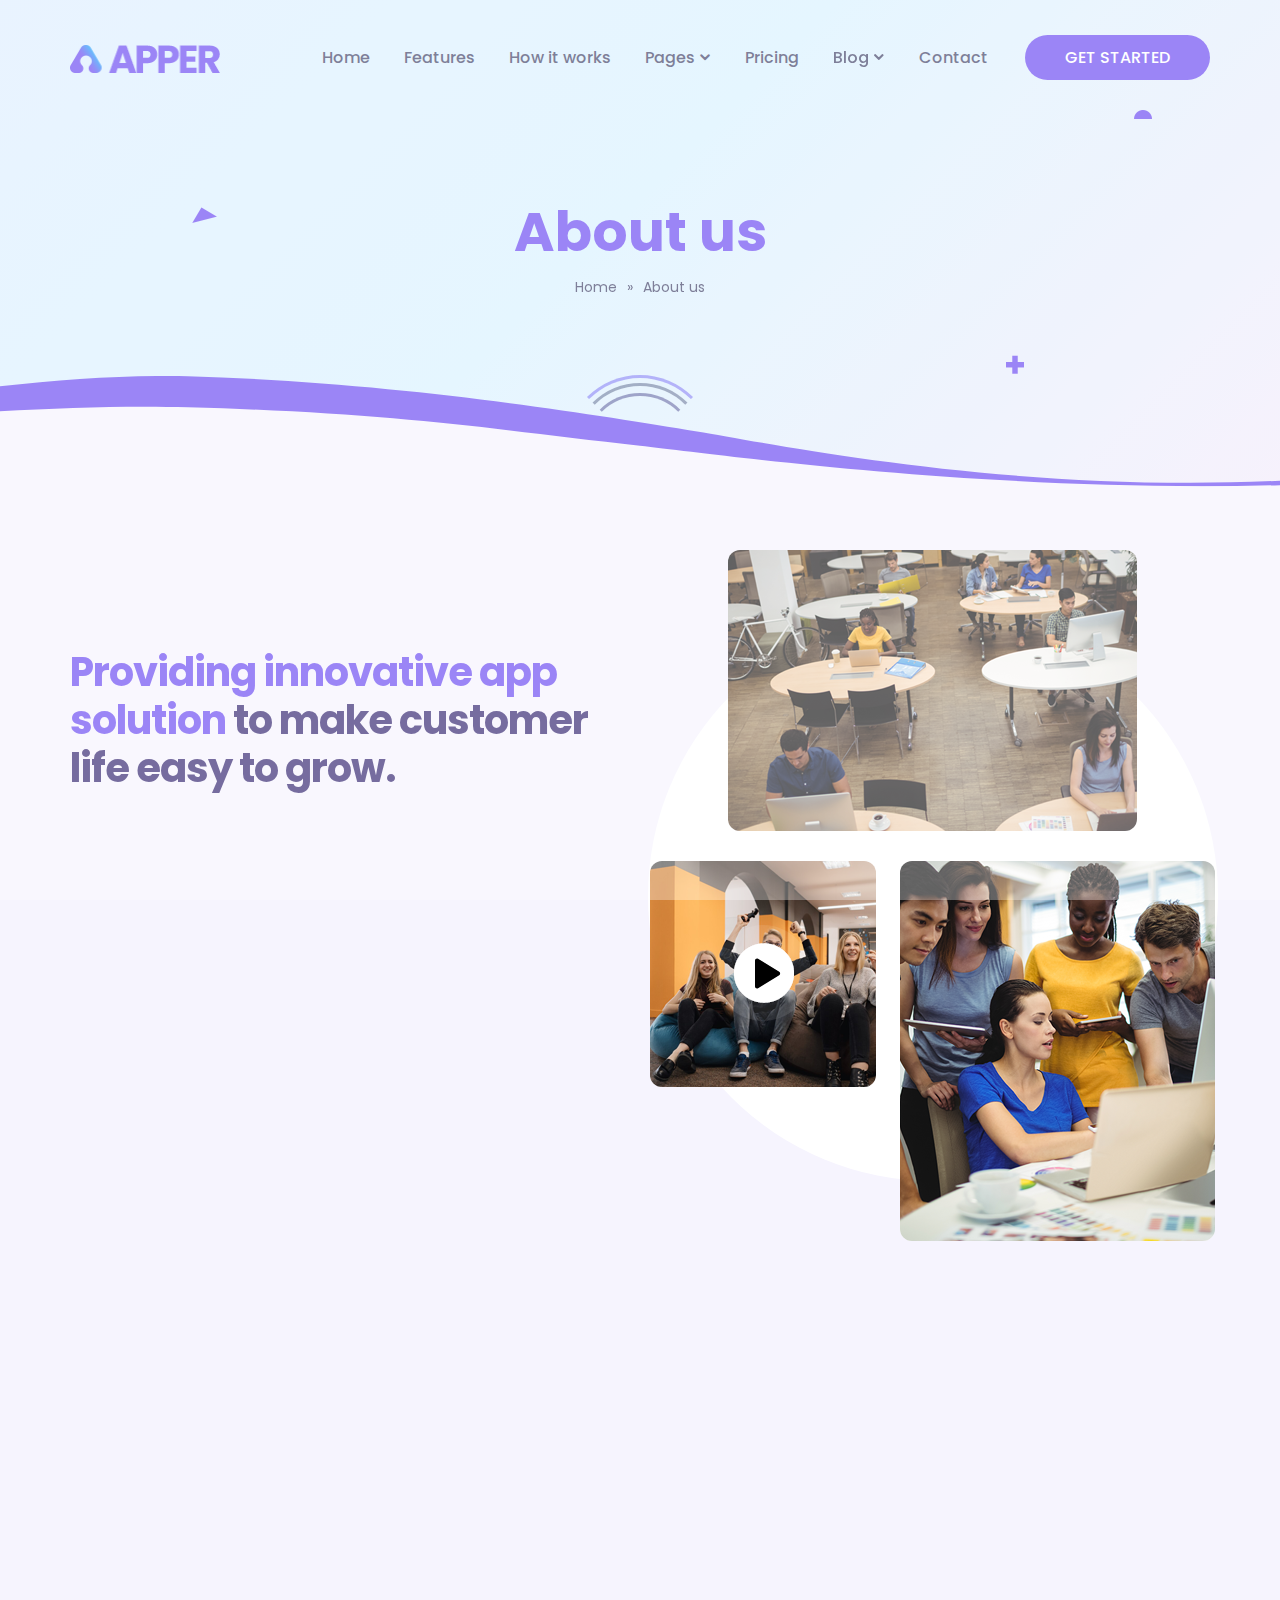
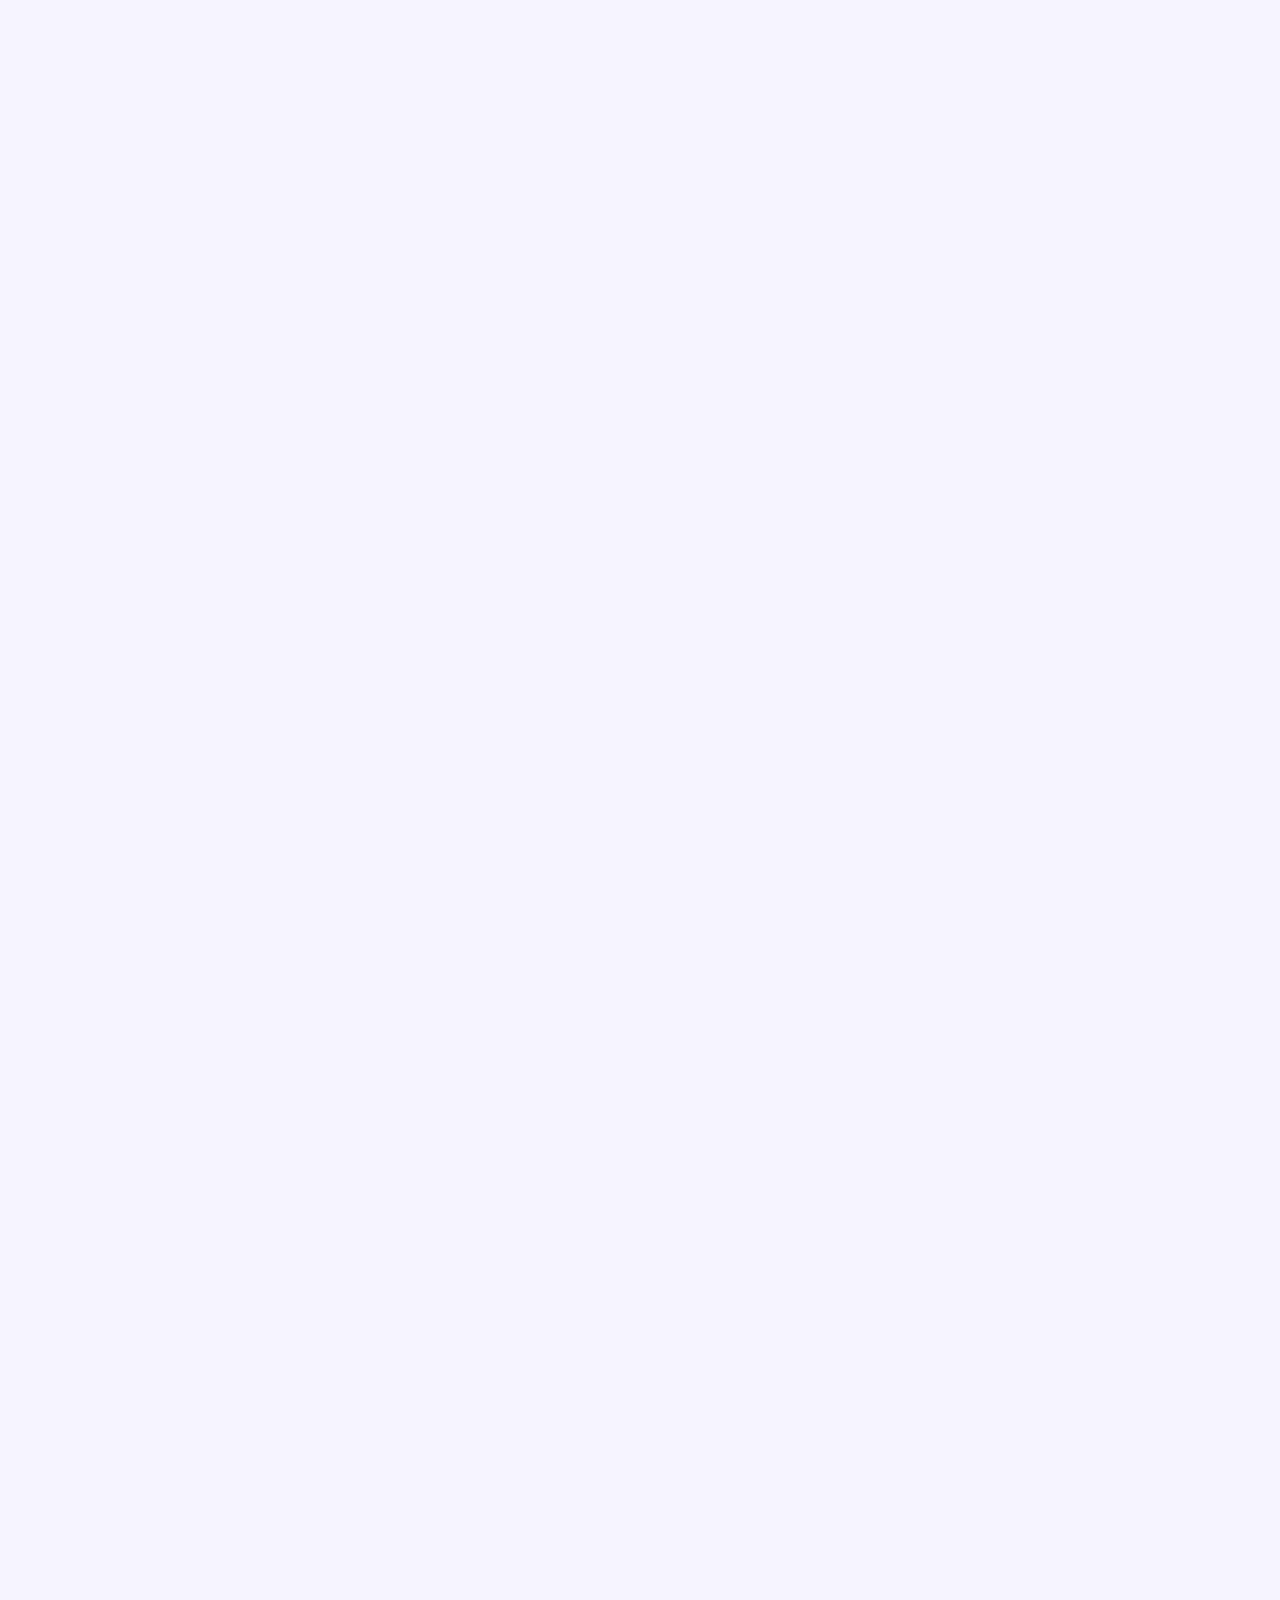
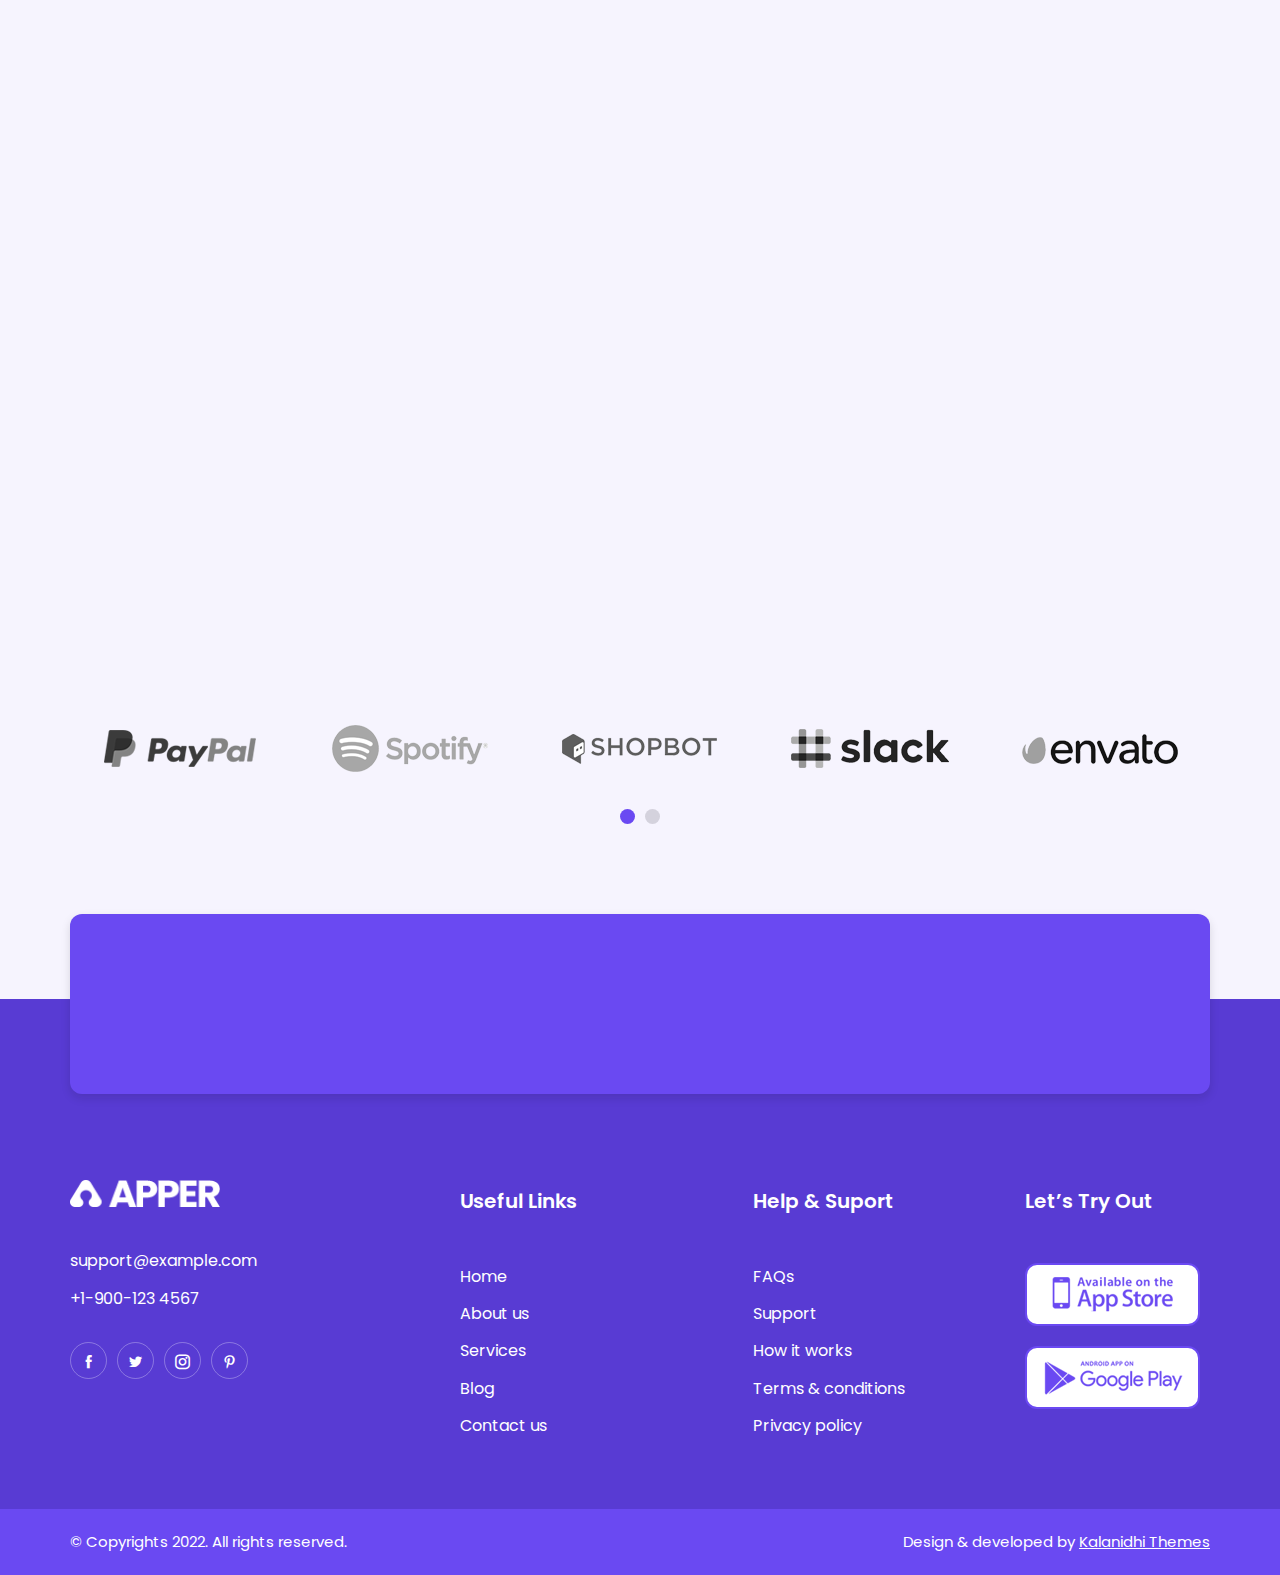
<file: about.html>
<!DOCTYPE html>
<html lang="en">


<!-- Mirrored from kalanidhithemes.com/live-preview/landing-page/apper/all-demo/05-app-landing-page-video-hero/about.html by HTTrack Website Copier/3.x [XR&CO'2014], Tue, 13 May 2025 06:58:05 GMT -->
<head>

  <meta charset="UTF-8">
  <meta http-equiv="X-UA-Compatible" content="IE=edge">
  <meta name="viewport" content="width=device-width, initial-scale=1.0">
  <title>About Us</title>

  <!-- icofont-css-link -->
  <link rel="stylesheet" href="css/icofont.min.css">
  <!-- Owl-Carosal-Style-link -->
  <link rel="stylesheet" href="css/owl.carousel.min.css">
  <!-- Bootstrap-Style-link -->
  <link rel="stylesheet" href="css/bootstrap.min.css">
  <!-- Aos-Style-link -->
  <link rel="stylesheet" href="css/aos.css">
  <!-- Coustome-Style-link -->
  <link rel="stylesheet" href="css/style.css">
  <!-- Responsive-Style-link -->
  <link rel="stylesheet" href="css/responsive.css">
  <!-- Favicon -->
  <link rel="shortcut icon" href="images/favicon.png" type="image/x-icon">

</head>

<body>

  <!-- Page-wrapper-Start -->
  <div class="page_wrapper">

    <!-- Preloader -->
    <div id="preloader">
      <div id="loader"></div>
    </div>

    <!-- Header Start -->
    <header class="white_header">
      <!-- container start -->
      <div class="container">
        <!-- navigation bar -->
        <nav class="navbar navbar-expand-lg">
           <a class="navbar-brand" href="index.html">
            <img src="images/logo.png" alt="image">
          </a>
          <button class="navbar-toggler" type="button" data-toggle="collapse" data-target="#navbarSupportedContent"
            aria-controls="navbarSupportedContent" aria-expanded="false" aria-label="Toggle navigation">
            <span class="navbar-toggler-icon">
              <!-- <i class="icofont-navigation-menu ico_menu"></i> -->
              <div class="toggle-wrap">
                <span class="toggle-bar"></span>
              </div>
            </span>
          </button>

          <div class="collapse navbar-collapse" id="navbarSupportedContent">
            <ul class="navbar-nav ml-auto">
              <!-- secondery menu start -->
              <li class="nav-item">
                <a class="nav-link" href="index.html">Home</a>
              </li>
              <!-- secondery menu end -->
              <li class="nav-item">
                <a class="nav-link" href="index.html#features">Features</a>
              </li>
              <li class="nav-item">
                <a class="nav-link" href="index.html#how_it_work">How it works</a>
              </li>
              
              <!-- secondery menu start -->
              <li class="nav-item has_dropdown">
                <a class="nav-link" href="#">Pages</a>
                <span class="drp_btn"><i class="icofont-rounded-down"></i></span>
                <div class="sub_menu">
                  <ul>
                    <li><a href="about.html">About Us</a></li>
                    <li><a href="reviews.html">Reviews</a></li>
                    <li><a href="contact.html">Contact Us</a></li>
                    <li><a href="faq.html">Faq</a></li>
                    <li><a href="sign-in.html">Sign In</a></li>
                    <li><a href="sign-up.html">Sign Up</a></li>
                    <li><a href="blog-list.html">Blog List</a></li>
                    <li><a href="blog-single.html">Blog Single</a></li>
                  </ul>
                </div>
              </li>
              <!-- secondery menu end -->

              <li class="nav-item">
                <a class="nav-link" href="pricing.html">Pricing</a>
              </li>
              
              <!-- secondery menu start -->
              <li class="nav-item has_dropdown">
                <a class="nav-link" href="#">Blog</a>
                <span class="drp_btn"><i class="icofont-rounded-down"></i></span>
                <div class="sub_menu">
                  <ul>
                    <li><a href="blog-list.html">Blog List</a></li>
                    <li><a href="blog-single.html">Blog Single</a></li>
                  </ul>
                </div>
              </li>
              <!-- secondery menu end -->
              
              <li class="nav-item">
                <a class="nav-link" href="contact.html">Contact</a>
              </li>
              <li class="nav-item">
                <a class="nav-link dark_btn" href="contact.html">GET STARTED</a>
              </li>
            </ul>
          </div>
        </nav>
        <!-- navigation end -->
      </div>
      <!-- container end -->
    </header>


    <!-- BredCrumb-Section -->
    <div class="bred_crumb">
      <div class="container">
        <!-- shape animation  -->
        <span class="banner_shape1"> <img src="images/banner-shape1.png" alt="image" > </span>
        <span class="banner_shape2"> <img src="images/banner-shape2.png" alt="image" > </span>
        <span class="banner_shape3"> <img src="images/banner-shape3.png" alt="image" > </span>

        <div class="bred_text">
          <h1>About us</h1>
          <ul>
            <li><a href="index.html">Home</a></li>
            <li><span>»</span></li>
            <li><a href="about.html">About us</a></li>
          </ul>
        </div>
      </div>
    </div>


    <!-- App-Solution-Section-Start -->
    <section class="row_am app_solution_section">
      <!-- container start -->
      <div class="container">
        <!-- row start -->
        <div class="row">
          <div class="col-lg-6">
            <!-- UI content -->
            <div class="app_text">
              <div class="section_title" data-aos="fade-up" data-aos-duration="1500" data-aos-delay="100">
                <h2><span>Providing innovative app solution</span> to make customer
                  life easy to grow.</h2>
              </div>
              <p data-aos="fade-up" data-aos-duration="1500">
                Lorem Ipsum is simply dummy text of the printing and type
                setting industry lorem Ipsum has been the industrys standard dummy text ever since the when an unknown
                printer took a galley of type and scrambled it to make a type specimen book. It has survived not only
                five centuries, but also the leap into electronic typesetting, remaining to make a type speci
                men book. It has survived essentially unchanged.
              </p>
              <p data-aos="fade-up" data-aos-duration="1500">
                Standard dummy text ever since the when an unknown printer took a galley of type and scrambled it to
                make a type specien book. It has survived not only five centuries, but also the leap into electronic
                typesetting.
              </p>
            </div>
          </div>
          <div class="col-lg-6">
            <div class="app_images" data-aos="fade-in" data-aos-duration="1500">
              <ul>
                <li><img src="images/abt_01.png" alt=""></li>
                <li>
                  <a class="popup-youtube play-button"
                    data-url="https://www.youtube.com/embed/tgbNymZ7vqY?autoplay=1&mute=1" data-toggle="modal"
                    data-target="#myModal" title="About Video">
                    <img src="images/abt_02.png" alt="">
                    <div class="waves-block">
                      <div class="waves wave-1"></div>
                      <div class="waves wave-2"></div>
                      <div class="waves wave-3"></div>
                    </div>
                    <span class="play_icon"><img src="images/play_black.png" alt="image"></span>
                  </a>
                </li>
                <li><img src="images/abt_03.png" alt=""></li>
              </ul>
            </div>
          </div>
        </div>
        <!-- row end -->
      </div>
      <!-- container end -->
    </section>
    <!-- App-Solution-Section-end -->


    <!-- Why we are section Start -->
    <section class="row_am why_we_section" data-aos="fade-in">
      <div class="why_inner">
        <div class="container">
          <div class="section_title" data-aos="fade-up" data-aos-duration="1500" data-aos-delay="100">
            <h2><span>Why we are different</span> from others!</h2>
            <p>Lorem Ipsum is simply dummy text of the printing and typese tting <br> indus orem Ipsum has beenthe standard
              dummy.</p>
          </div>
          <div class="row">
            <div class="col-md-6 col-lg-3">
              <div class="why_box" data-aos="fade-up" data-aos-duration="1500" data-aos-delay="100">
                <div class="icon">
                  <img src="images/secure.png" alt="image">
                </div>
                <div class="text">
                  <h3>Secure code</h3>
                  <p>Lorem Ipsum is simply dummy text of the printing and type
                    setting indus ideas.
                  </p>
                </div>
              </div>
            </div>
            <div class="col-md-6 col-lg-3">
              <div class="why_box" data-aos="fade-up" data-aos-duration="1500" data-aos-delay="200">
                <div class="icon">
                  <img src="images/abt_functional.png" alt="image">
                </div>
                <div class="text">
                  <h3>Fully functional</h3>
                  <p>Simply dummy text of the printing and typesetting indus lorem Ipsum is dummy.</p>
                </div>
              </div>
            </div>
            <div class="col-md-6 col-lg-3">
              <div class="why_box" data-aos="fade-up" data-aos-duration="1500" data-aos-delay="300">
                <div class="icon">
                  <img src="images/communication.png" alt="image">
                </div>
                <div class="text">
                  <h3>Best communication</h3>
                  <p>Lorem Ipsum is simply dummy text of the printing and type
                    setting indus ideas.
                  </p>
                </div>
              </div>
            </div>
            <div class="col-md-6 col-lg-3">
              <div class="why_box" data-aos="fade-up" data-aos-duration="1500" data-aos-delay="400">
                <div class="icon">
                  <img src="images/abt_support.png" alt="image">
                </div>
                <div class="text">
                  <h3>24-7 Support</h3>
                  <p>Simply dummy text of the printing and typesetting indus lorem Ipsum is dummy.</p>
                </div>
              </div>
            </div>
          </di>
        </div>
      </div>
    </section>


    <!-- About-App-Section-Start -->
    <section class="row_am about_app_section about_page_sectino">
      <!-- container start -->
      <div class="container">
        <!-- row start -->
        <div class="row">
          <div class="col-lg-6">
            <!-- about images -->
            <div class="abt_img" data-aos="fade-in" data-aos-duration="1500">
                <img src="images/about_main.png" alt="image">
            </div>
          </div>
          <div class="col-lg-6">
            <!-- about text -->
            <div class="about_text">
              <div class="section_title" data-aos="fade-up" data-aos-duration="1500" data-aos-delay="100">
                <!-- h2 --> 
                <h2> <span>We focus on quality,</span> never
                  focus on quantity</h2>
                <!-- p -->
                <p>
                  Lorem Ipsum is simply dummy text of the printing and typesetting industry lorem Ipsum has been the industrys standard dummy text ever since the when an unknown printer took a galley of type and.
                </p>
              </div>
              <!-- UL -->
              <ul class="app_statstic" id="counter" data-aos="fade-in" data-aos-duration="1500">
                <li>
                  <div class="icon">
                    <img src="images/download.png" alt="image">
                  </div>
                  <div class="text">
                    <p><span class="counter-value" data-count="17">0</span><span>M+</span></p>
                    <p>Download</p>
                  </div>
                </li>
                <li>
                  <div class="icon">
                    <img src="images/followers.png" alt="image">
                  </div>
                  <div class="text">
                    <p><span class="counter-value" data-count="08">0 </span><span>M+</span></p>
                    <p>Followers</p>
                  </div>
                </li>
                <li>
                  <div class="icon">
                    <img src="images/reviews.png" alt="image">
                  </div>
                  <div class="text">
                    <p><span class="counter-value" data-count="2300">1500</span><span>+</span></p>
                    <p>Reviews</p>
                  </div>
                </li>
                <li>
                  <div class="icon">
                    <img src="images/countries.png" alt="image">
                  </div>
                  <div class="text">
                    <p><span class="counter-value" data-count="150">0</span><span>+</span></p>
                    <p>Countries</p>
                  </div>
                </li>
              </ul>
              <!-- UL end -->
            </div>
          </div>
        </div>
        <!-- row end -->
      </div>
      <!-- container end -->
    </section>
    <!-- About-App-Section-end -->


    <!--Experts Team Section Start  -->
    <section class="row_am experts_team_section">
      <div class="container">
        <div class="section_title" data-aos="fade-up" data-aos-duration="1500" data-aos-delay="100">
          <!-- h2 --> 
          <h2> Meet our <span> experts </span></h2>
          <!-- p -->
          <p>
            Lorem Ipsum is simply dummy text of the printing and typese tting <br> indus orem Ipsum has beenthe standard dummy.
          </p>
        </div>
        <div class="row">
          <div class="col-md-6 col-lg-3"  data-aos="fade-up" data-aos-duration="1500" data-aos-delay="100">
            <div class="experts_box">
              <img src="images/experts_01.png" alt="image">
              <div class="text">
                <h3>Steav Joe</h3>
                <span>CEO & Co-Founder</span>
                <ul class="social_media">
                  <li><a href="#"><i class="icofont-facebook"></i></a></li>
                  <li><a href="#"><i class="icofont-twitter"></i></a></li>
                  <li><a href="#"><i class="icofont-instagram"></i></a></li>
                </ul>
              </div>
            </div>
          </div>
          <div class="col-md-6 col-lg-3"  data-aos="fade-up" data-aos-duration="1500" data-aos-delay="200">
            <div class="experts_box">
              <img src="images/experts_02.png" alt="image">
              <div class="text">
                <h3>Mark Dele</h3>
                <span>Co-Founder</span>
                <ul class="social_media">
                  <li><a href="#"><i class="icofont-facebook"></i></a></li>
                  <li><a href="#"><i class="icofont-twitter"></i></a></li>
                  <li><a href="#"><i class="icofont-instagram"></i></a></li>
                </ul>
              </div>
            </div>
          </div>
          <div class="col-md-6 col-lg-3"  data-aos="fade-up" data-aos-duration="1500" data-aos-delay="300">
            <div class="experts_box">
              <img src="images/experts_03.png" alt="image">
              <div class="text">
                <h3>Jolley Sihe</h3>
                <span>Business Developer</span>
                <ul class="social_media">
                  <li><a href="#"><i class="icofont-facebook"></i></a></li>
                  <li><a href="#"><i class="icofont-twitter"></i></a></li>
                  <li><a href="#"><i class="icofont-instagram"></i></a></li>
                </ul>
              </div>
            </div>
          </div>
          <div class="col-md-6 col-lg-3"  data-aos="fade-up" data-aos-duration="1500" data-aos-delay="400">
            <div class="experts_box">
              <img src="images/experts_04.png" alt="image">
              <div class="text">
                <h3>Rimy Nail</h3>
                <span>Marketing & Sales</span>
                <ul class="social_media">
                  <li><a href="#"><i class="icofont-facebook"></i></a></li>
                  <li><a href="#"><i class="icofont-twitter"></i></a></li>
                  <li><a href="#"><i class="icofont-instagram"></i></a></li>
                </ul>
              </div>
            </div>
          </div>
        </div>
      </div>
    </section>


    <!-- Query Section Start -->
    <section class="row_am query_section">
      <div class="query_inner" data-aos="fade-in" data-aos-duration="1500">
          <div class="container">
            <!-- shape animation  -->
            <span class="banner_shape1"> <img src="images/banner-shape1.png" alt="image" > </span>
            <span class="banner_shape2"> <img src="images/banner-shape2.png" alt="image" > </span>
            <span class="banner_shape3"> <img src="images/banner-shape3.png" alt="image" > </span>
        
              <div class="section_title">
                  <h2>Have any query about ?</h2>
                  <p>Lorem Ipsum is simply dummy text of the printing and typese tting <br> indus orem Ipsum has beenthe standard dummy.</p>
              </div>
              <a href="contact.html" class="btn white_btn">CONTACT US NOW</a>
          </div>
      </div>
    </section>


    <!-- Trusted Section start -->
    <section class="row_am trusted_section mt-0 about_trust_section">
      <!-- container start -->
      <div class="container">
        <div class="section_title" data-aos="fade-up" data-aos-duration="1500" data-aos-delay="100">
          <!-- h2 -->
          <h2>Trusted by <span>150+</span> companies</h2>
          <!-- p -->
          <p>Lorem Ipsum is simply dummy text of the printing and typese tting <br> indus orem Ipsum has beenthe
            standard dummy.</p>
        </div>

        <!-- logos slider start -->
        <div class="company_logos">
          <div id="company_slider" class="owl-carousel owl-theme">
            <div class="item">
              <div class="logo">
                <img src="images/paypal.png" alt="image">
              </div>
            </div>
            <div class="item">
              <div class="logo">
                <img src="images/spoty.png" alt="image">
              </div>
            </div>
            <div class="item">
              <div class="logo">
                <img src="images/shopboat.png" alt="image">
              </div>
            </div>
            <div class="item">
              <div class="logo">
                <img src="images/slack.png" alt="image">
              </div>
            </div>
            <div class="item">
              <div class="logo">
                <img src="images/envato.png" alt="image">
              </div>
            </div>
            <div class="item">
              <div class="logo">
                <img src="images/paypal.png" alt="image">
              </div>
            </div>
            <div class="item">
              <div class="logo">
                <img src="images/spoty.png" alt="image">
              </div>
            </div>
            <div class="item">
              <div class="logo">
                <img src="images/shopboat.png" alt="image">
              </div>
            </div>
          </div>
        </div>
        <!-- logos slider end -->
      </div>
      <!-- container end -->
    </section>
    <!-- Trusted Section ends -->


    <!-- News-Letter-Section-Start -->
    <section class="newsletter_section">
      <!-- container start -->
      <div class="container">
        <div class="newsletter_box">
          <div class="section_title" data-aos="fade-in" data-aos-duration="1500" data-aos-delay="100">
            <!-- h2 -->
            <h2>Subscribe newsletter</h2>
            <!-- p -->
            <p>Be the first to recieve all latest post in your inbox</p>
          </div>
          <form action="#" data-aos="fade-in" data-aos-duration="1500" data-aos-delay="100">
            <div class="form-group">
              <input type="email" class="form-control" placeholder="Enter your email">
            </div>
            <div class="form-group">
              <button class="btn">SUBMIT</button>
            </div>
          </form>
        </div>
      </div>
      <!-- container end -->
    </section>
    <!-- News-Letter-Section-end -->


    <!-- Footer-Section start -->
    <footer>
      <div class="top_footer has_bg">
        <!-- container start -->
        <div class="container">
          <!-- row start -->
          <div class="row">
            <!-- footer link 1 -->
            <div class="col-lg-4 col-md-6 col-12">
              <div class="abt_side">
                <div class="logo"> <img src="images/footer_logo.png" alt="image"></div>
                <ul>
                  <li><a href="#">support@example.com</a></li>
                  <li><a href="#">+1-900-123 4567</a></li>
                </ul>
                <ul class="social_media">
                  <li><a href="#"><i class="icofont-facebook"></i></a></li>
                  <li><a href="#"><i class="icofont-twitter"></i></a></li>
                  <li><a href="#"><i class="icofont-instagram"></i></a></li>
                  <li><a href="#"><i class="icofont-pinterest"></i></a></li>
                </ul>
              </div>
            </div>

            <!-- footer link 2 -->
            <div class="col-lg-3 col-md-6 col-12">
              <div class="links">
                <h3>Useful Links</h3>
                <ul>
                  <li><a href="index.html">Home</a></li>
                  <li><a href="#">About us</a></li>
                  <li><a href="#">Services</a></li>
                  <li><a href="#">Blog</a></li>
                  <li><a href="#">Contact us</a></li>
                </ul>
              </div>
            </div>

            <!-- footer link 3 -->
            <div class="col-lg-3 col-md-6 col-12">
              <div class="links">
                <h3>Help & Suport</h3>
                <ul>
                  <li><a href="#">FAQs</a></li>
                  <li><a href="#">Support</a></li>
                  <li><a href="#">How it works</a></li>
                  <li><a href="#">Terms & conditions</a></li>
                  <li><a href="#">Privacy policy</a></li>
                </ul>
              </div>
            </div>

            <!-- footer link 4 -->
            <div class="col-lg-2 col-md-6 col-12">
              <div class="try_out">
                <h3>Let’s Try Out</h3>
                <ul class="app_btn">
                  <li>
                    <a href="#">
                      <img src="images/appstore_blue.png" alt="image">
                    </a>
                  </li>
                  <li>
                    <a href="#">
                      <img src="images/googleplay_blue.png" alt="image">
                    </a>
                  </li>
                </ul>
              </div>
            </div>
          </div>
          <!-- row end -->
        </div>
        <!-- container end -->
      </div>

      <!-- last footer -->
      <div class="bottom_footer">
        <!-- container start -->
        <div class="container">
          <!-- row start -->
          <div class="row">
            <div class="col-md-6">
              <p>© Copyrights 2022. All rights reserved.</p>
            </div>
            <div class="col-md-6">
              <p class="developer_text">Design & developed by <a href="https://themeforest.net/user/kalanidhithemes" target="blank">Kalanidhi Themes</a></p>
            </div>
          </div>
          <!-- row end -->
        </div>
        <!-- container end -->
      </div>

      <!-- go top button -->
      <div class="go_top">
        <span><img src="images/go_top.png" alt="image"></span>
      </div>
    </footer>
    <!-- Footer-Section end -->

    <!-- VIDEO MODAL -->
    <div class="modal fade youtube-video" id="myModal" tabindex="-1" role="dialog" aria-labelledby="myModalLabel">
      <div class="modal-dialog" role="document">
        <div class="modal-content">
          <button id="close-video" type="button" class="button btn btn-default text-right" data-dismiss="modal">
            <i class="icofont-close-line-circled"></i>
          </button>
          <div class="modal-body">
            <div id="video-container" class="video-container">
              <iframe id="youtubevideo" src="#" width="640" height="360" frameborder="0" allowfullscreen></iframe>
            </div>
          </div>
          <div class="modal-footer">
          </div>
        </div>
      </div>
    </div>


  </div>
  <!-- Page-wrapper-End -->

  <!-- Jquery-js-Link -->
  <script src="js/jquery.js"></script>
  <!-- owl-js-Link -->
  <script src="js/owl.carousel.min.js"></script>
  <!-- bootstrap-js-Link -->
  <script src="js/bootstrap.min.js"></script>
  <!-- aos-js-Link -->
  <script src="js/aos.js"></script>
  <!-- main-js-Link -->
  <script src="js/main.js"></script>

</body>


<!-- Mirrored from kalanidhithemes.com/live-preview/landing-page/apper/all-demo/05-app-landing-page-video-hero/about.html by HTTrack Website Copier/3.x [XR&CO'2014], Tue, 13 May 2025 06:58:13 GMT -->
</html>
</file>
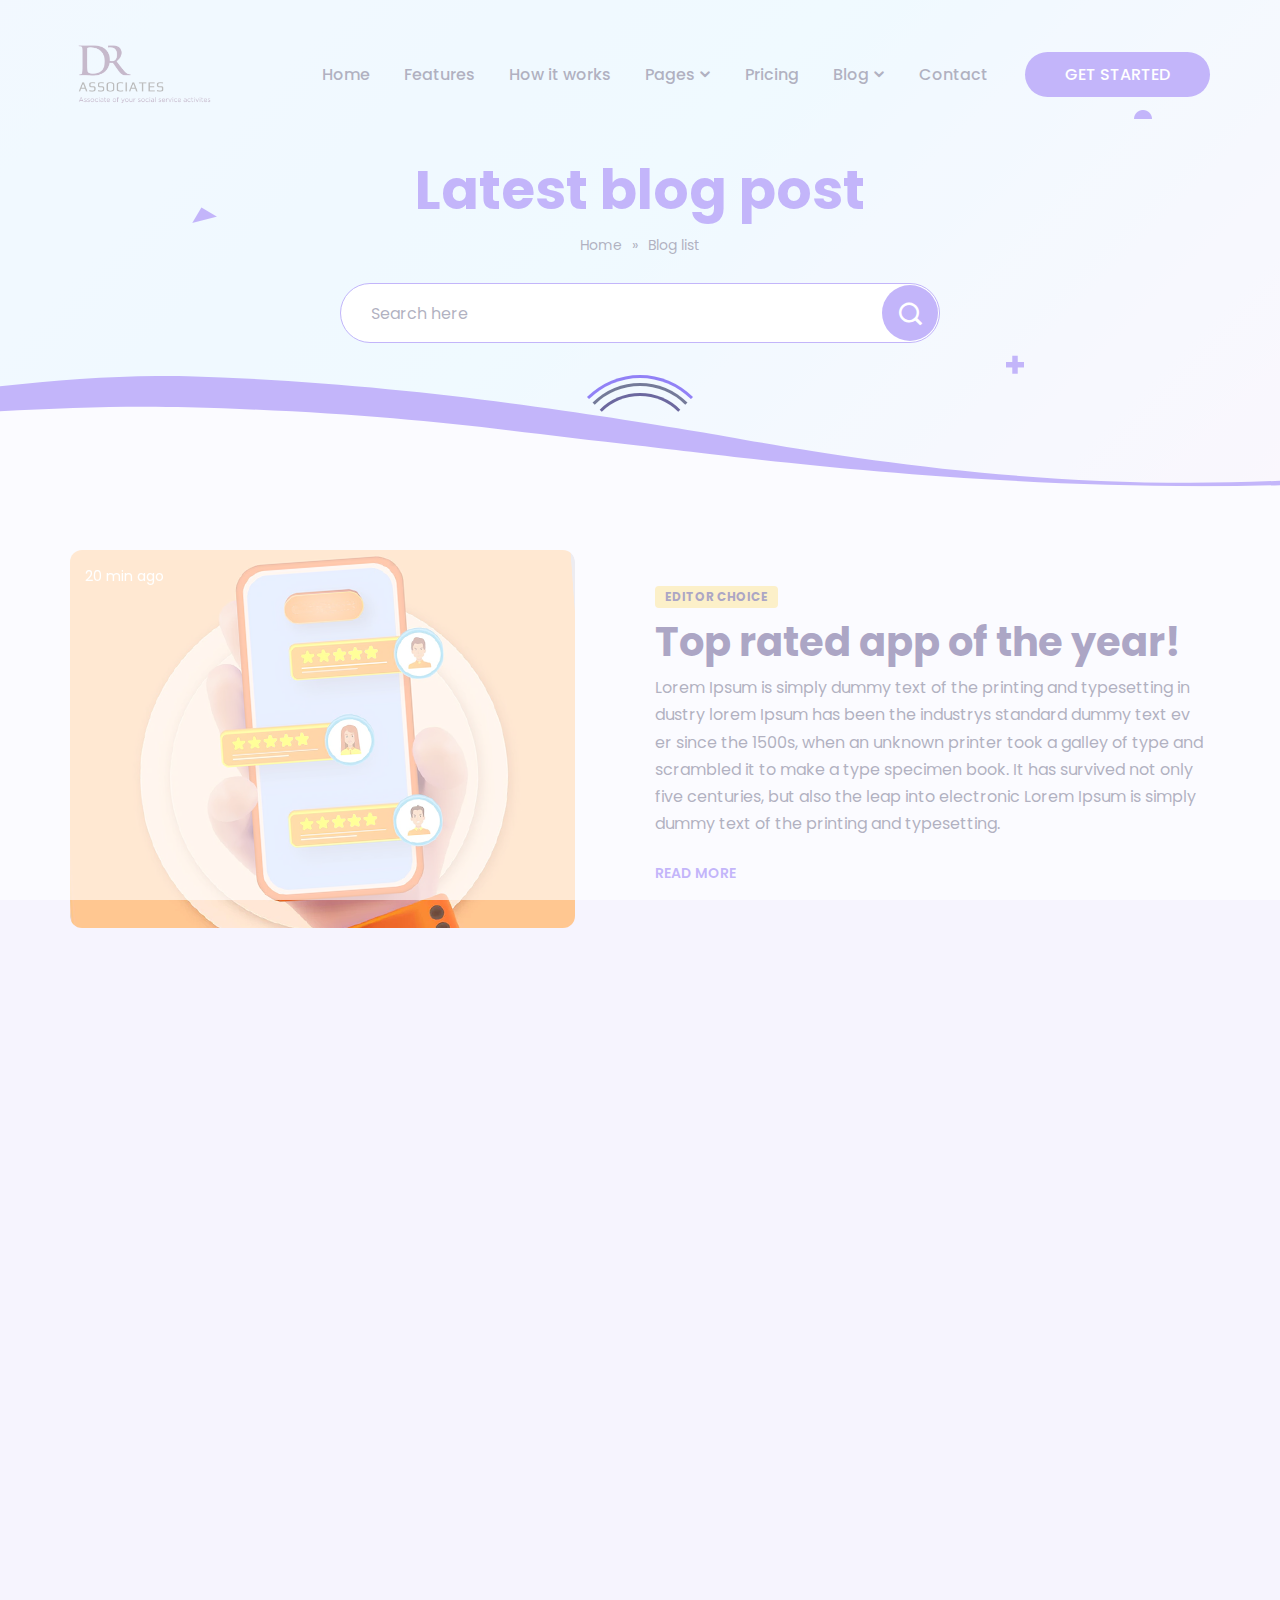
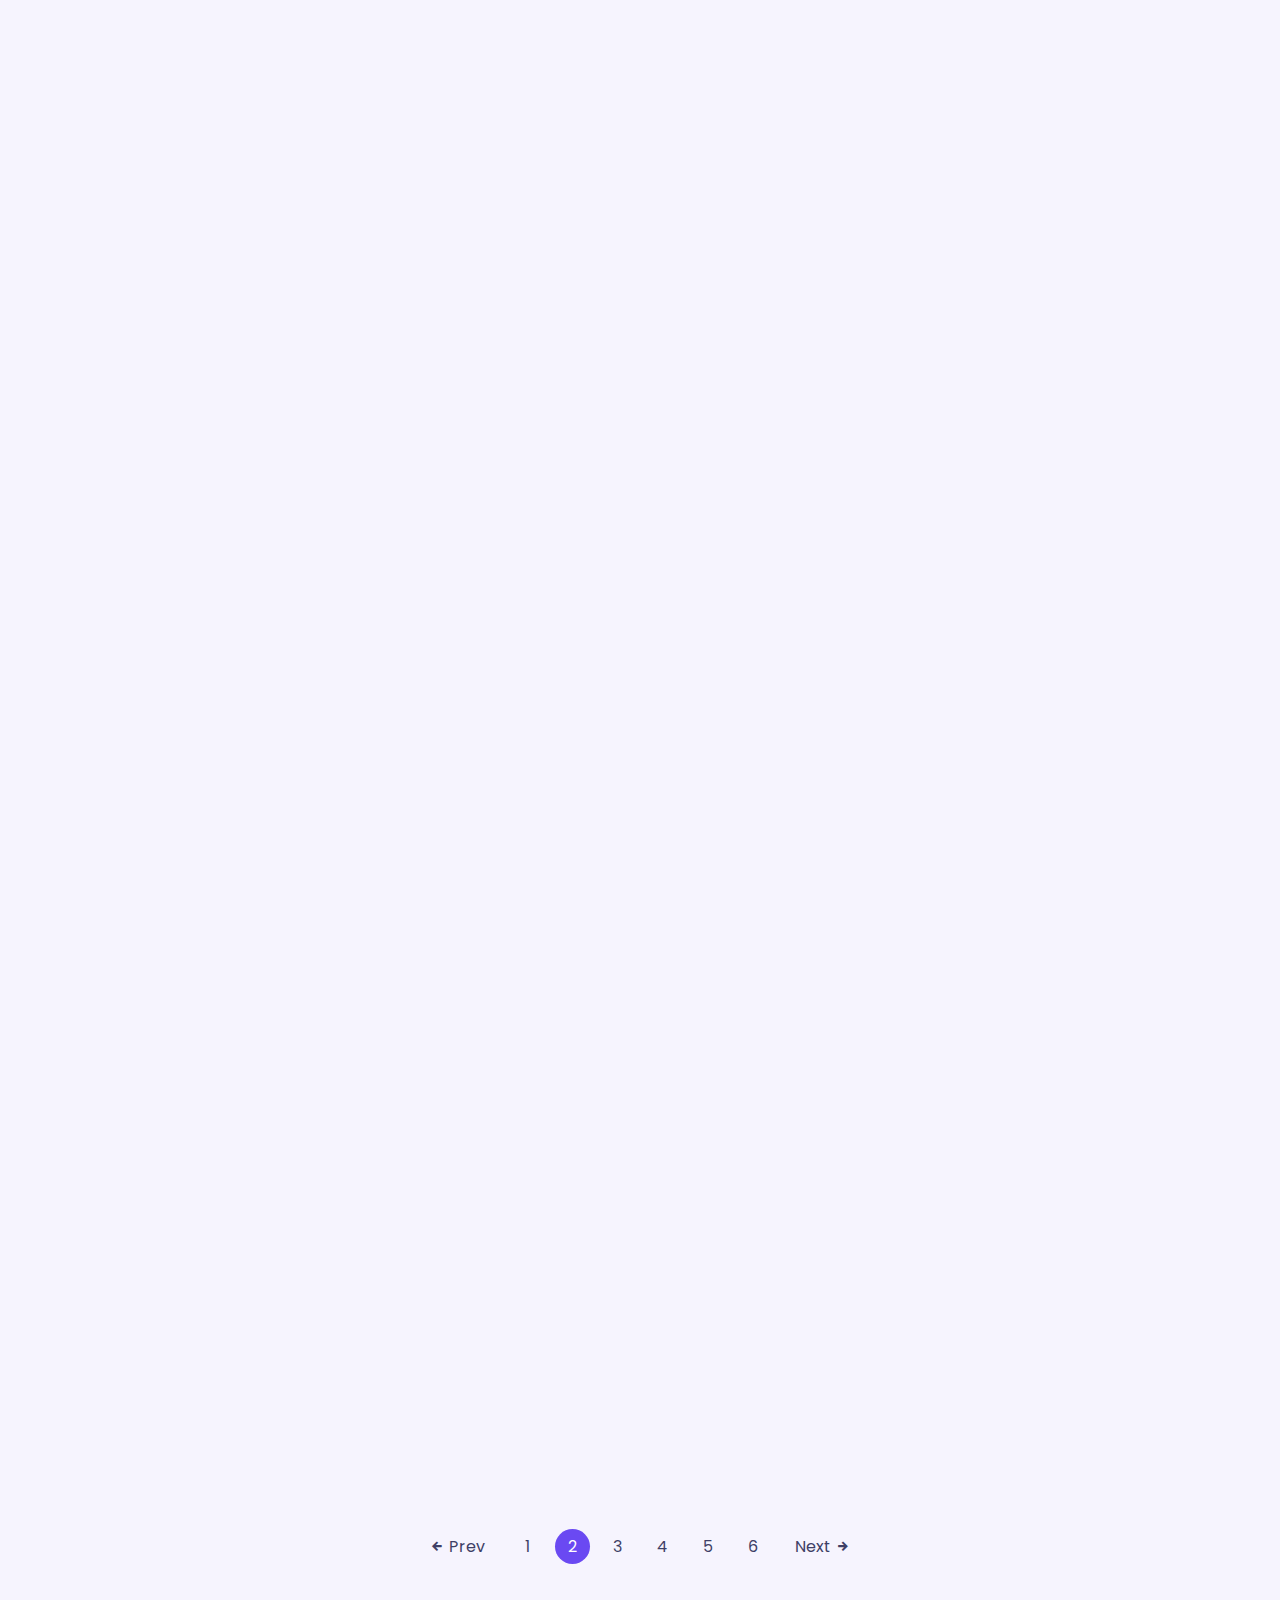
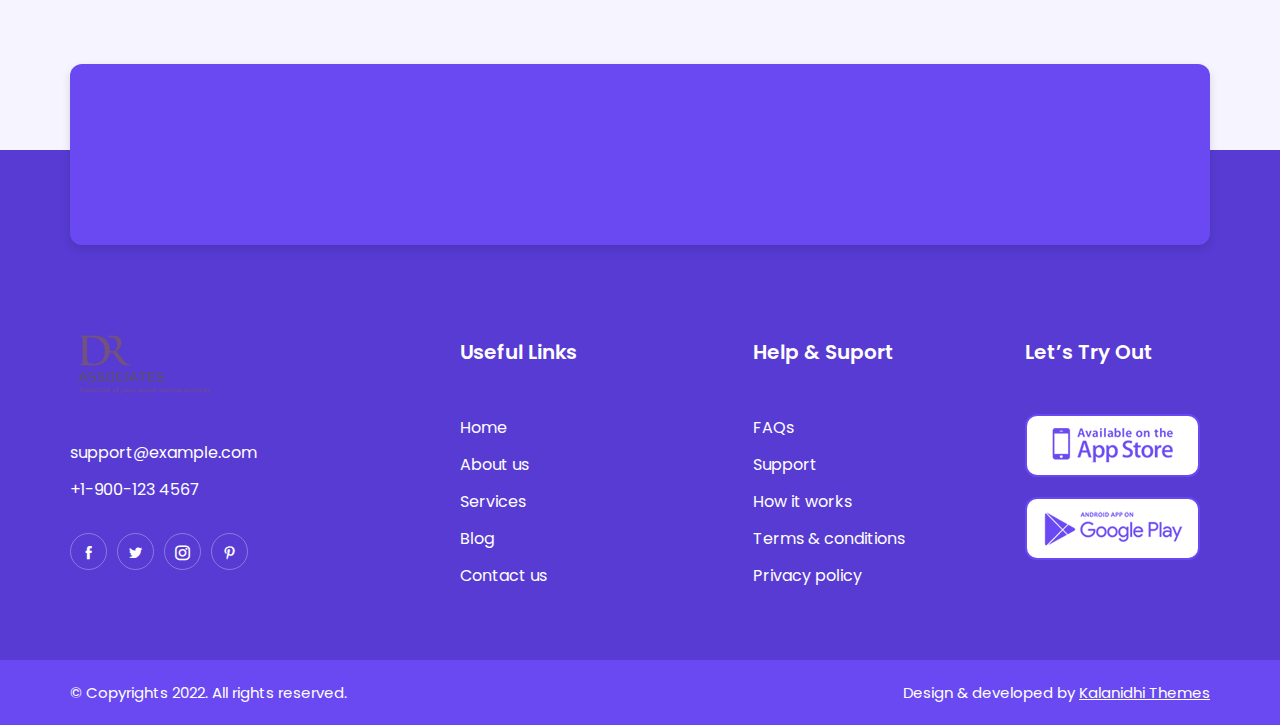
<file: blog-list.html>
<!DOCTYPE html>
<html lang="en">


<!-- Mirrored from kalanidhithemes.com/live-preview/landing-page/apper/all-demo/05-app-landing-page-video-hero/blog-list.html by HTTrack Website Copier/3.x [XR&CO'2014], Tue, 13 May 2025 06:58:19 GMT -->
<head>

  <meta charset="UTF-8">
  <meta http-equiv="X-UA-Compatible" content="IE=edge">
  <meta name="viewport" content="width=device-width, initial-scale=1.0">
  <title>Latest blog post</title>

  <!-- icofont-css-link -->
  <link rel="stylesheet" href="css/icofont.min.css">
  <!-- Owl-Carosal-Style-link -->
  <link rel="stylesheet" href="css/owl.carousel.min.css">
  <!-- Bootstrap-Style-link -->
  <link rel="stylesheet" href="css/bootstrap.min.css">
  <!-- Aos-Style-link -->
  <link rel="stylesheet" href="css/aos.css">
  <!-- Coustome-Style-link -->
  <link rel="stylesheet" href="css/style.css">
  <!-- Responsive-Style-link -->
  <link rel="stylesheet" href="css/responsive.css">
  <!-- Favicon -->
  <link rel="shortcut icon" href="images/favicon.png" type="image/x-icon">

</head>

<body>

  <!-- Page-wrapper-Start -->
  <div class="page_wrapper">

    <!-- Preloader -->
    <div id="preloader">
      <div id="loader"></div>
    </div>

    <!-- Header Start -->
    <header class="white_header">
      <!-- container start -->
      <div class="container">
        <!-- navigation bar -->
        <nav class="navbar navbar-expand-lg">
           <a class="navbar-brand" href="index.html">
            <img src="images/drs.png" alt="image">
          </a>
          <button class="navbar-toggler" type="button" data-toggle="collapse" data-target="#navbarSupportedContent"
            aria-controls="navbarSupportedContent" aria-expanded="false" aria-label="Toggle navigation">
            <span class="navbar-toggler-icon">
              <!-- <i class="icofont-navigation-menu ico_menu"></i> -->
              <div class="toggle-wrap">
                <span class="toggle-bar"></span>
              </div>
            </span>
          </button>

          <div class="collapse navbar-collapse" id="navbarSupportedContent">
            <ul class="navbar-nav ml-auto">
              <!-- secondery menu start -->
              <li class="nav-item">
                <a class="nav-link" href="index.html">Home</a>
              </li>
              <!-- secondery menu end -->
              <li class="nav-item">
                <a class="nav-link" href="index.html#features">Features</a>
              </li>
              <li class="nav-item">
                <a class="nav-link" href="index.html#how_it_work">How it works</a>
              </li>
              
              <!-- secondery menu start -->
              <li class="nav-item has_dropdown">
                <a class="nav-link" href="#">Pages</a>
                <span class="drp_btn"><i class="icofont-rounded-down"></i></span>
                <div class="sub_menu">
                  <ul>
                    <li><a href="about.html">About Us</a></li>
                    <li><a href="reviews.html">Reviews</a></li>
                    <li><a href="contact.html">Contact Us</a></li>
                    <li><a href="faq.html">Faq</a></li>
                    <li><a href="sign-in.html">Sign In</a></li>
                    <li><a href="sign-up.html">Sign Up</a></li>
                    <li><a href="blog-list.html">Blog List</a></li>
                    <li><a href="blog-single.html">Blog Single</a></li>
                  </ul>
                </div>
              </li>
              <!-- secondery menu end -->

              <li class="nav-item">
                <a class="nav-link" href="pricing.html">Pricing</a>
              </li>

              <!-- secondery menu start -->
              <li class="nav-item has_dropdown">
                <a class="nav-link" href="#">Blog</a>
                <span class="drp_btn"><i class="icofont-rounded-down"></i></span>
                <div class="sub_menu">
                  <ul>
                    <li><a href="blog-list.html">Blog List</a></li>
                    <li><a href="blog-single.html">Blog Single</a></li>
                  </ul>
                </div>
              </li>
              <!-- secondery menu end -->

              <li class="nav-item">
                <a class="nav-link" href="contact.html">Contact</a>
              </li>
              <li class="nav-item">
                <a class="nav-link dark_btn" href="contact.html">GET STARTED</a>
              </li>
            </ul>
          </div>
        </nav>
        <!-- navigation end -->
      </div>
      <!-- container end -->
    </header>


    <!-- BredCrumb-Section -->
    <div class="bred_crumb">
      <div class="container">
        <!-- shape animation  -->
        <span class="banner_shape1"> <img src="images/banner-shape1.png" alt="image" > </span>
        <span class="banner_shape2"> <img src="images/banner-shape2.png" alt="image" > </span>
        <span class="banner_shape3"> <img src="images/banner-shape3.png" alt="image" > </span>

        <div class="bred_text">
          <h1>Latest blog post</h1>
          <ul>
            <li><a href="index.html">Home</a></li>
            <li><span>»</span></li>
            <li><a href="blog-list.html">Blog list</a></li>
          </ul>
          <div class="search_bar">
            <form action="#">
                <div class="form-group">
                    <input type="text" placeholder="Search here" class="form-control">
                    <button class="btn" type="submit"><i class="icofont-search-1"></i></button>
                </div>
            </form>
          </div>
        </div>
      </div>
    </div>


    <!-- Blog-Detail-Section-Start -->
    <section class="row_am blog_list_main">
      <!-- container start -->
      <div class="container">
        <!-- row start -->
        <div class="row">
          <div class="col-lg-6" data-aos="fade-in" data-aos-duration="1500">
            <div class="blog_img">
                <img src="images/blod-detail.png" alt="image">
                <span>20 min ago</span>
            </div>
          </div>
          <div class="col-lg-6">
              <div class="blog_text">
                <span class="choice_badge">EDITOR CHOICE</span>
                <div class="section_title">
                  <h2>Top rated app of the year!</h2>
                  <p>Lorem Ipsum is simply dummy text of the printing and typesetting in
                    dustry lorem Ipsum has been the industrys standard dummy text ev
                    er since the 1500s, when an unknown printer took a galley of type and scrambled it to make a type specimen book. It has survived not only five centuries, but also the leap into electronic Lorem Ipsum is simply dummy text of the printing and typesetting.</p>
                    <a href="blog-single.html">READ MORE</a>
                </div>
              </div>
          </div>
        </div>
        <!-- row end -->
      </div>
      <!-- container end -->
    </section>
    <!-- Blog-Detail-Section-end -->

    <!-- Story-Section-Start -->
    <section class="row_am latest_story blog_list_story" id="blog">
      <!-- container start -->
      <div class="container">
          <!-- row start -->
          <div class="row">
            <!-- story -->
            <div class="col-md-4">
                <div class="story_box" data-aos="fade-up" data-aos-duration="1500">
                    <div class="story_img">
                      <img src="images/story01.png" alt="image" >
                      <span>45 min ago</span>
                    </div>
                    <div class="story_text">
                        <h3>Cool features added!</h3>
                        <p>Lorem Ipsum is simply dummy text of the printing and typesetting 
                          industry lorem Ipsum has.</p>
                        <a href="blog-single.html">READ MORE</a>
                    </div>
                </div>
            </div>

            <!-- story -->
            <div class="col-md-4">
                <div class="story_box" data-aos="fade-up" data-aos-duration="1500">
                    <div class="story_img">
                      <img src="images/story02.png" alt="image" >
                      <span>45 min ago</span>
                    </div>
                    <div class="story_text">
                          <h3>Top rated app! Yupp.</h3>
                        <p>Simply dummy text of the printing and typesetting industry lorem Ipsum has Lorem Ipsum is.</p>
                        <a href="blog-single.html">READ MORE</a>
                    </div>
                </div>
            </div>

            <!-- story -->
            <div class="col-md-4">
                <div class="story_box" data-aos="fade-up" data-aos-duration="1500">
                    <div class="story_img">
                      <img src="images/story03.png" alt="image" >
                      <span>45 min ago</span>
                    </div>
                    <div class="story_text">
                          <h3>Creative ideas on app.</h3>
                        <p>Printing and typesetting industry lorem Ipsum has Lorem simply dummy text of the.</p>
                        <a href="blog-single.html">READ MORE</a>
                    </div>
                </div>
            </div>
           
            <!-- story -->
            <div class="col-md-4">
                <div class="story_box" data-aos="fade-up" data-aos-duration="1500">
                    <div class="story_img">
                      <img src="images/story04.png" alt="image" >
                      <span>45 min ago</span>
                    </div>
                    <div class="story_text">
                        <h3>Excellence UI design</h3>
                        <p>Lorem Ipsum is simply dummy text of the printing and typesetting 
                          industry lorem Ipsum has.</p>
                        <a href="blog-single.html">READ MORE</a>
                    </div>
                </div>
            </div>

            <!-- story -->
            <div class="col-md-4">
                <div class="story_box" data-aos="fade-up" data-aos-duration="1500">
                    <div class="story_img">
                      <img src="images/story05.png" alt="image" >
                      <span>45 min ago</span>
                    </div>
                    <div class="story_text">
                          <h3>Quick and easy Search</h3>
                        <p>Simply dummy text of the printing and typesetting industry lorem Ipsum has Lorem Ipsum is.</p>
                        <a href="blog-single.html">READ MORE</a>
                    </div>
                </div>
            </div>

            <!-- story -->
            <div class="col-md-4">
                <div class="story_box" data-aos="fade-up" data-aos-duration="1500">
                    <div class="story_img">
                      <img src="images/story06.png" alt="image" >
                      <span>45 min ago</span>
                    </div>
                    <div class="story_text">
                          <h3>Chat function eded</h3>
                        <p>Printing and typesetting industry lorem Ipsum has Lorem simply dummy text of the.</p>
                        <a href="blog-single.html">READ MORE</a>
                    </div>
                </div>
            </div>

            <!-- story -->
            <div class="col-md-4">
                <div class="story_box" data-aos="fade-up" data-aos-duration="1500">
                    <div class="story_img">
                      <img src="images/story07.png" alt="image" >
                      <span>45 min ago</span>
                    </div>
                    <div class="story_text">
                        <h3>Cool features added!</h3>
                        <p>Lorem Ipsum is simply dummy text of the printing and typesetting 
                          industry lorem Ipsum has.</p>
                        <a href="blog-single.html">READ MORE</a>
                    </div>
                </div>
            </div>

            <!-- story -->
            <div class="col-md-4">
                <div class="story_box" data-aos="fade-up" data-aos-duration="1500">
                    <div class="story_img">
                      <img src="images/story08.png" alt="image" >
                      <span>45 min ago</span>
                    </div>
                    <div class="story_text">
                          <h3>Top rated app! Yupp.</h3>
                        <p>Simply dummy text of the printing and typesetting industry lorem Ipsum has Lorem Ipsum is.</p>
                        <a href="blog-single.html">READ MORE</a>
                    </div>
                </div>
            </div>

            <!-- story -->
            <div class="col-md-4">
                <div class="story_box" data-aos="fade-up" data-aos-duration="1500">
                    <div class="story_img">
                      <img src="images/story09.png" alt="image" >
                      <span>45 min ago</span>
                    </div>
                    <div class="story_text">
                          <h3>Creative ideas on app.</h3>
                        <p>Printing and typesetting industry lorem Ipsum has Lorem simply dummy text of the.</p>
                        <a href="blog-single.html">READ MORE</a>
                    </div>
                </div>
            </div>
           
            <!-- story -->
            <div class="col-md-4">
                <div class="story_box" data-aos="fade-up" data-aos-duration="1500">
                    <div class="story_img">
                      <img src="images/story01.png" alt="image" >
                      <span>45 min ago</span>
                    </div>
                    <div class="story_text">
                        <h3>Excellence UI design</h3>
                        <p>Lorem Ipsum is simply dummy text of the printing and typesetting 
                          industry lorem Ipsum has.</p>
                        <a href="blog-single.html">READ MORE</a>
                    </div>
                </div>
            </div>

            <!-- story -->
            <div class="col-md-4">
                <div class="story_box" data-aos="fade-up" data-aos-duration="1500">
                    <div class="story_img">
                      <img src="images/story02.png" alt="image" >
                      <span>45 min ago</span>
                    </div>
                    <div class="story_text">
                          <h3>Quick and easy Search</h3>
                        <p>Simply dummy text of the printing and typesetting industry lorem Ipsum has Lorem Ipsum is.</p>
                        <a href="blog-single.html">READ MORE</a>
                    </div>
                </div>
            </div>

            <!-- story -->
            <div class="col-md-4">
                <div class="story_box" data-aos="fade-up" data-aos-duration="1500">
                    <div class="story_img">
                      <img src="images/story03.png" alt="image" >
                      <span>45 min ago</span>
                    </div>
                    <div class="story_text">
                          <h3>Chat function eded</h3>
                        <p>Printing and typesetting industry lorem Ipsum has Lorem simply dummy text of the.</p>
                        <a href="blog-single.html">READ MORE</a>
                    </div>
                </div>
            </div>

          </div>
          <!-- row end -->

          <!-- Pagination -->
          <div class="pagination_block">
            <ul>
              <li><a href="#" class="prev"><i class="icofont-arrow-left"></i> Prev</a></li>
              <li><a href="#">1</a></li>
              <li><a href="#" class="active">2</a></li>
              <li><a href="#">3</a></li>
              <li><a href="#">4</a></li>
              <li><a href="#">5</a></li>
              <li><a href="#">6</a></li>
              <li><a href="#" class="next">Next <i class="icofont-arrow-right"></i></a></li>
            </ul>
          </div>
      </div>
      <!-- container end -->
    </section>
    <!-- Story-Section-end -->


    <!-- News-Letter-Section-Start -->
    <section class="newsletter_section">
      <!-- container start -->
      <div class="container">
        <div class="newsletter_box">
          <div class="section_title" data-aos="fade-in" data-aos-duration="1500" data-aos-delay="100">
            <!-- h2 -->
            <h2>Subscribe newsletter</h2>
            <!-- p -->
            <p>Be the first to recieve all latest post in your inbox</p>
          </div>
          <form action="#" data-aos="fade-in" data-aos-duration="1500" data-aos-delay="100">
            <div class="form-group">
              <input type="email" class="form-control" placeholder="Enter your email">
            </div>
            <div class="form-group">
              <button class="btn">SUBMIT</button>
            </div>
          </form>
        </div>
      </div>
      <!-- container end -->
    </section>
    <!-- News-Letter-Section-end -->


    <!-- Footer-Section start -->
    <footer>
      <div class="top_footer has_bg">
        <!-- container start -->
        <div class="container">
          <!-- row start -->
          <div class="row">
            <!-- footer link 1 -->
            <div class="col-lg-4 col-md-6 col-12">
              <div class="abt_side">
                <div class="logo"> <img src="images/drs.png" alt="image"></div>
                <ul>
                  <li><a href="#">support@example.com</a></li>
                  <li><a href="#">+1-900-123 4567</a></li>
                </ul>
                <ul class="social_media">
                  <li><a href="#"><i class="icofont-facebook"></i></a></li>
                  <li><a href="#"><i class="icofont-twitter"></i></a></li>
                  <li><a href="#"><i class="icofont-instagram"></i></a></li>
                  <li><a href="#"><i class="icofont-pinterest"></i></a></li>
                </ul>
              </div>
            </div>

            <!-- footer link 2 -->
            <div class="col-lg-3 col-md-6 col-12">
              <div class="links">
                <h3>Useful Links</h3>
                <ul>
                  <li><a href="index.html">Home</a></li>
                  <li><a href="#">About us</a></li>
                  <li><a href="#">Services</a></li>
                  <li><a href="#">Blog</a></li>
                  <li><a href="#">Contact us</a></li>
                </ul>
              </div>
            </div>

            <!-- footer link 3 -->
            <div class="col-lg-3 col-md-6 col-12">
              <div class="links">
                <h3>Help & Suport</h3>
                <ul>
                  <li><a href="#">FAQs</a></li>
                  <li><a href="#">Support</a></li>
                  <li><a href="#">How it works</a></li>
                  <li><a href="#">Terms & conditions</a></li>
                  <li><a href="#">Privacy policy</a></li>
                </ul>
              </div>
            </div>

            <!-- footer link 4 -->
            <div class="col-lg-2 col-md-6 col-12">
              <div class="try_out">
                <h3>Let’s Try Out</h3>
                <ul class="app_btn">
                  <li>
                    <a href="#">
                      <img src="images/appstore_blue.png" alt="image">
                    </a>
                  </li>
                  <li>
                    <a href="#">
                      <img src="images/googleplay_blue.png" alt="image">
                    </a>
                  </li>
                </ul>
              </div>
            </div>
          </div>
          <!-- row end -->
        </div>
        <!-- container end -->
      </div>

      <!-- last footer -->
      <div class="bottom_footer">
        <!-- container start -->
        <div class="container">
          <!-- row start -->
          <div class="row">
            <div class="col-md-6">
              <p>© Copyrights 2022. All rights reserved.</p>
            </div>
            <div class="col-md-6">
              <p class="developer_text">Design & developed by <a href="https://themeforest.net/user/kalanidhithemes" target="blank">Kalanidhi Themes</a></p>
            </div>
          </div>
          <!-- row end -->
        </div>
        <!-- container end -->
      </div>

      <!-- go top button -->
      <div class="go_top">
        <span><img src="images/go_top.png" alt="image"></span>
      </div>
    </footer>
    <!-- Footer-Section end -->


  </div>
  <!-- Page-wrapper-End -->

  <!-- Jquery-js-Link -->
  <script src="js/jquery.js"></script>
  <!-- owl-js-Link -->
  <script src="js/owl.carousel.min.js"></script>
  <!-- bootstrap-js-Link -->
  <script src="js/bootstrap.min.js"></script>
  <!-- aos-js-Link -->
  <script src="js/aos.js"></script>
  <!-- main-js-Link -->
  <script src="js/main.js"></script>

</body>


<!-- Mirrored from kalanidhithemes.com/live-preview/landing-page/apper/all-demo/05-app-landing-page-video-hero/blog-list.html by HTTrack Website Copier/3.x [XR&CO'2014], Tue, 13 May 2025 06:58:29 GMT -->
</html>
</file>
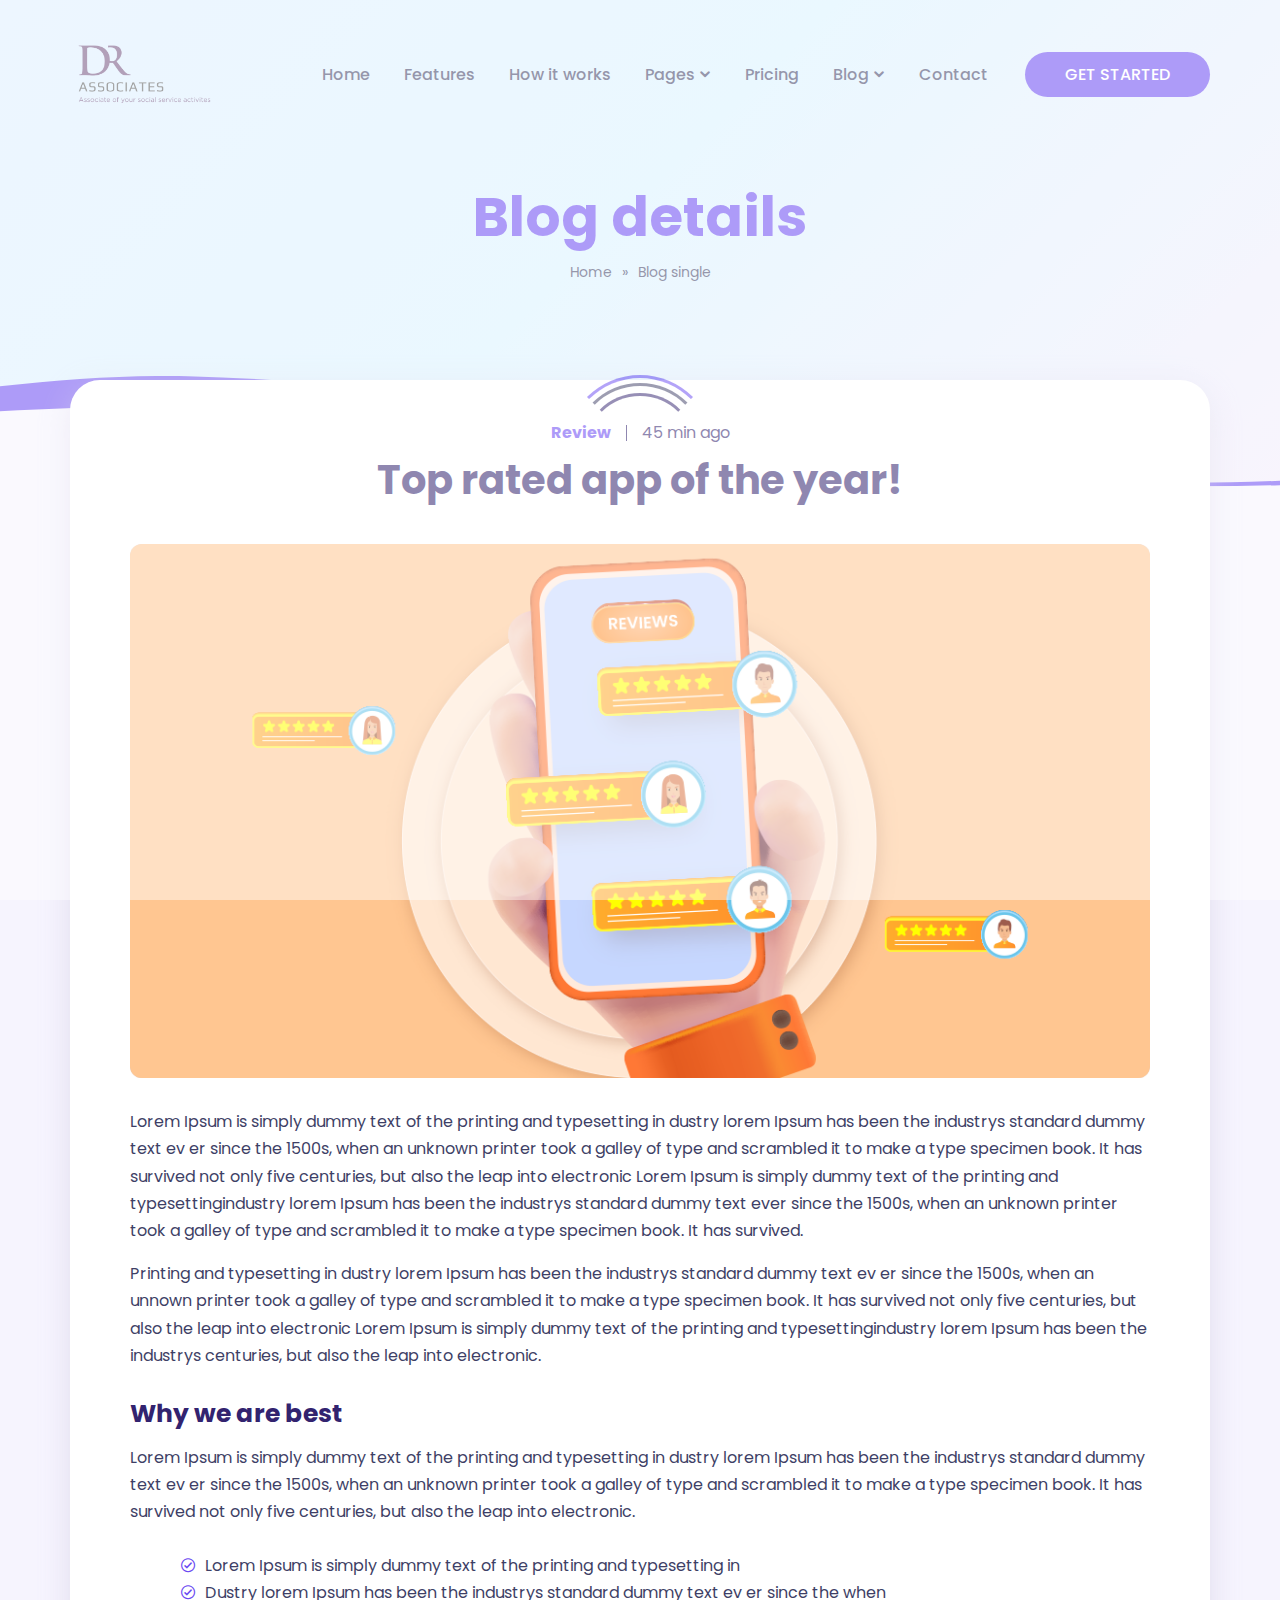
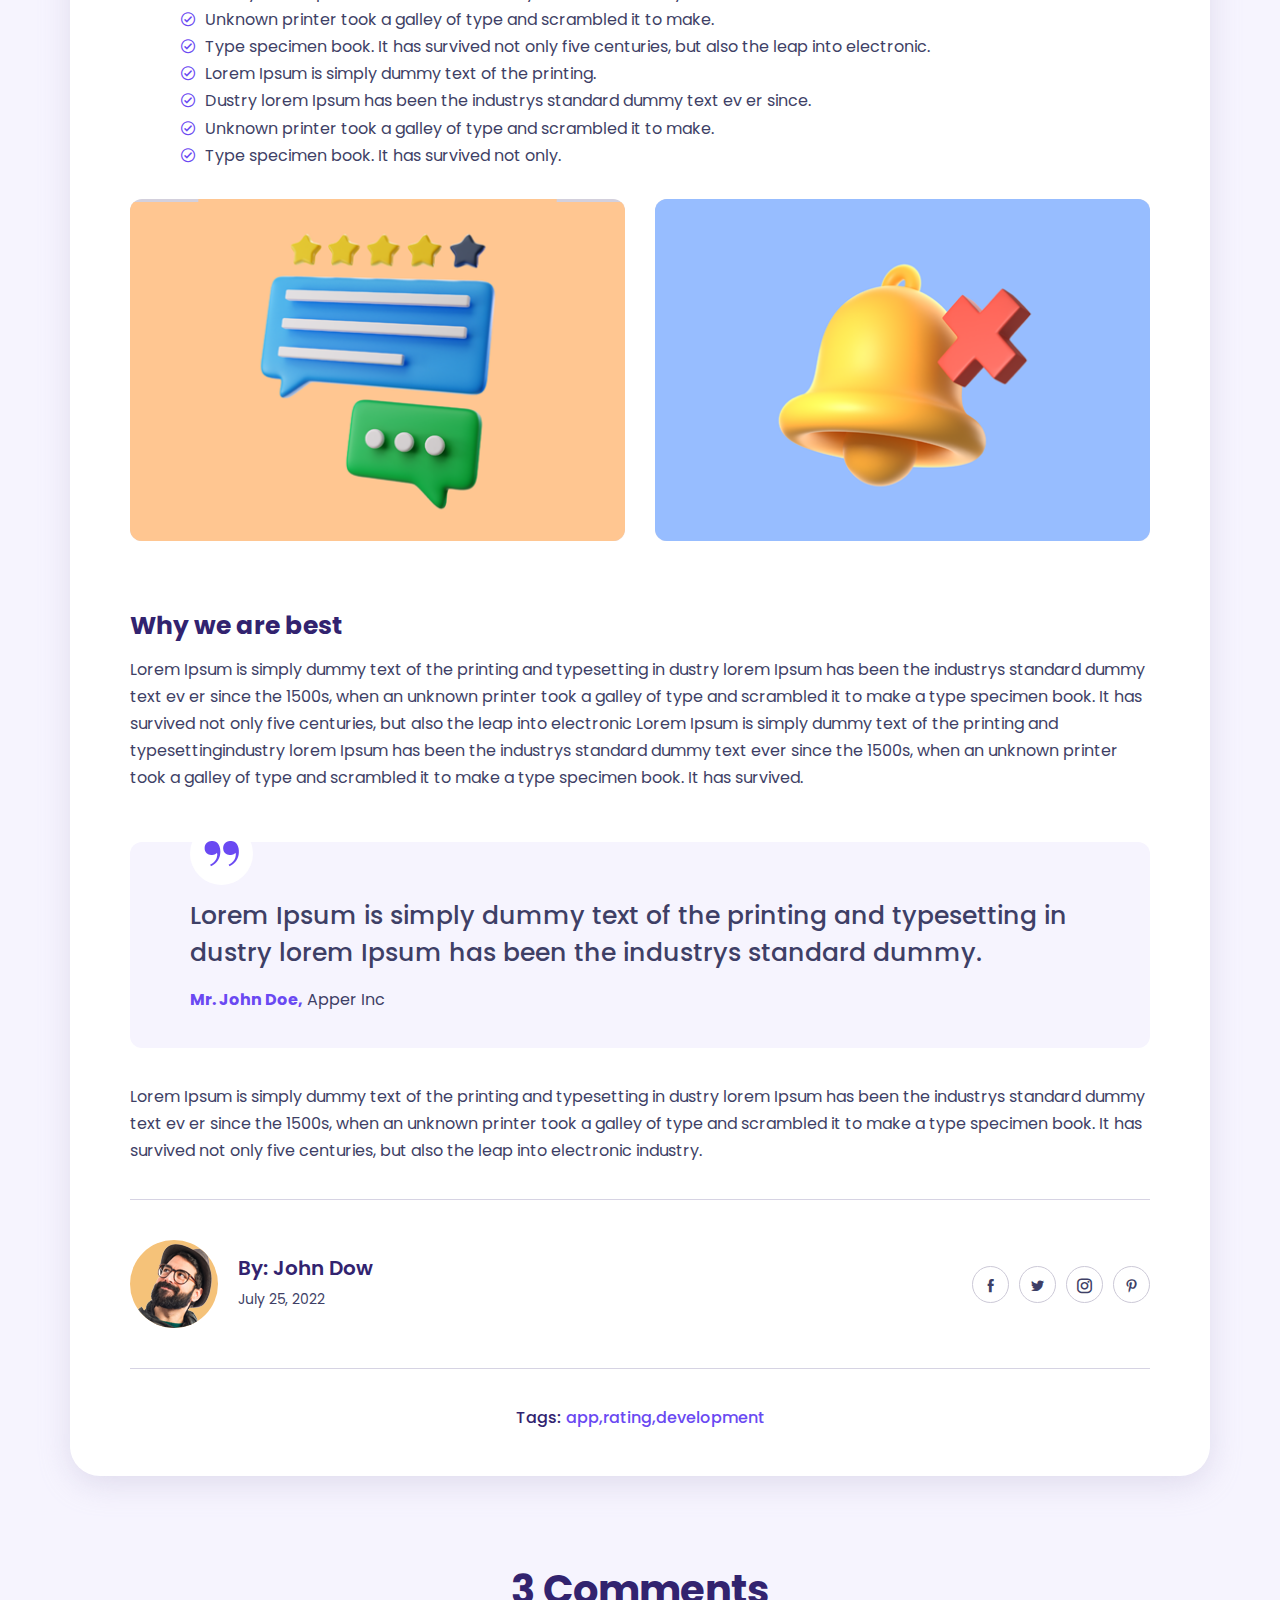
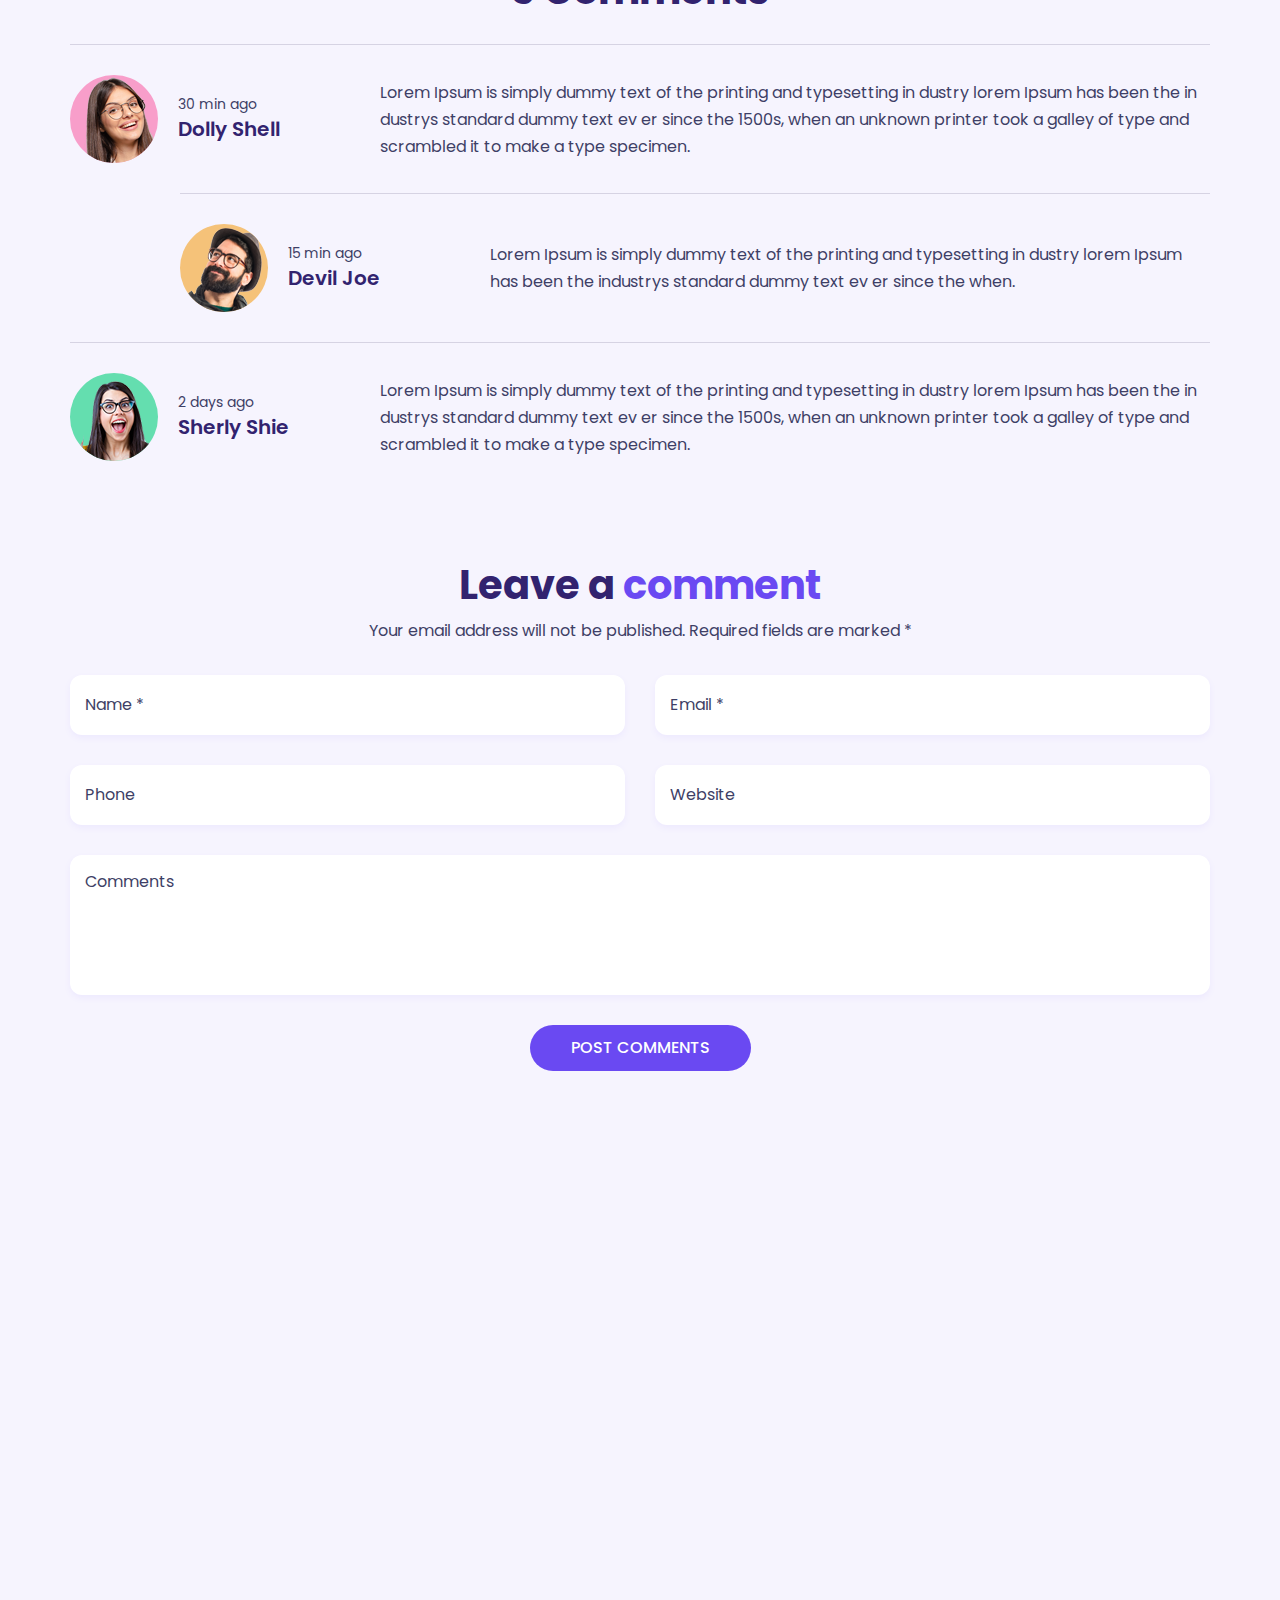
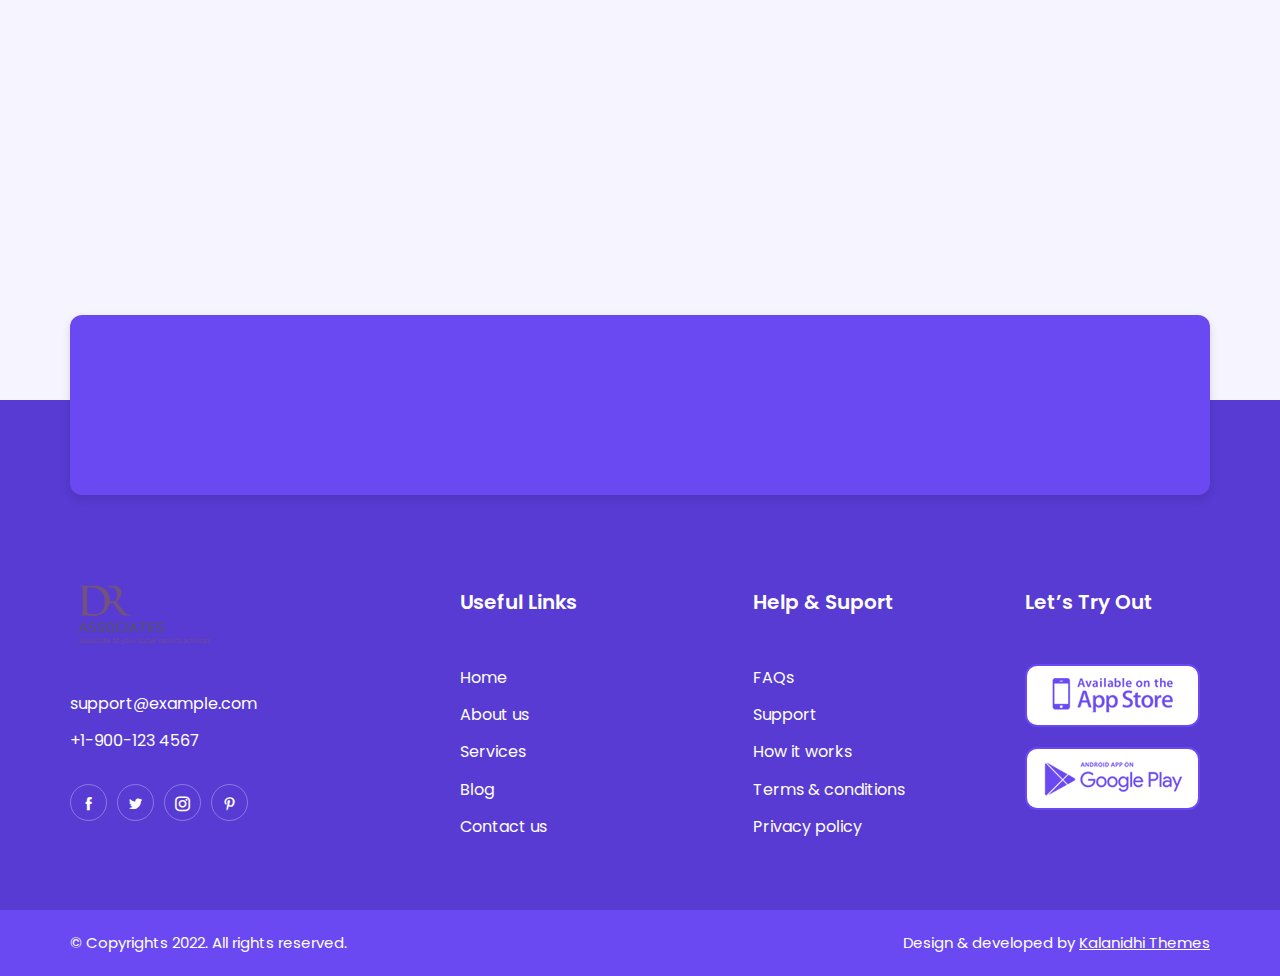
<file: blog-single.html>
<!DOCTYPE html>
<html lang="en">


<!-- Mirrored from kalanidhithemes.com/live-preview/landing-page/apper/all-demo/05-app-landing-page-video-hero/blog-single.html by HTTrack Website Copier/3.x [XR&CO'2014], Tue, 13 May 2025 06:58:30 GMT -->
<head>

  <meta charset="UTF-8">
  <meta http-equiv="X-UA-Compatible" content="IE=edge">
  <meta name="viewport" content="width=device-width, initial-scale=1.0">
  <title>Latest blog post</title>

  <!-- icofont-css-link -->
  <link rel="stylesheet" href="css/icofont.min.css">
  <!-- Owl-Carosal-Style-link -->
  <link rel="stylesheet" href="css/owl.carousel.min.css">
  <!-- Bootstrap-Style-link -->
  <link rel="stylesheet" href="css/bootstrap.min.css">
  <!-- Aos-Style-link -->
  <link rel="stylesheet" href="css/aos.css">
  <!-- Coustome-Style-link -->
  <link rel="stylesheet" href="css/style.css">
  <!-- Responsive-Style-link -->
  <link rel="stylesheet" href="css/responsive.css">
  <!-- Favicon -->
  <link rel="shortcut icon" href="images/favicon.png" type="image/x-icon">

</head>

<body>

  <!-- Page-wrapper-Start -->
  <div class="page_wrapper">

    <!-- Preloader -->
    <div id="preloader">
      <div id="loader"></div>
    </div>

    <!-- Header Start -->
    <header class="white_header">
      <!-- container start -->
      <div class="container">
        <!-- navigation bar -->
        <nav class="navbar navbar-expand-lg">
          <a class="navbar-brand" href="index.html">
            <img src="images/drs.png" alt="image">
          </a>
          <button class="navbar-toggler" type="button" data-toggle="collapse" data-target="#navbarSupportedContent"
            aria-controls="navbarSupportedContent" aria-expanded="false" aria-label="Toggle navigation">
            <span class="navbar-toggler-icon">
              <!-- <i class="icofont-navigation-menu ico_menu"></i> -->
              <div class="toggle-wrap">
                <span class="toggle-bar"></span>
              </div>
            </span>
          </button>

          <div class="collapse navbar-collapse" id="navbarSupportedContent">
            <ul class="navbar-nav ml-auto">
              <!-- secondery menu start -->
              <li class="nav-item">
                <a class="nav-link" href="index.html">Home</a>
              </li>
              <!-- secondery menu end -->
              <li class="nav-item">
                <a class="nav-link" href="index.html#features">Features</a>
              </li>
              <li class="nav-item">
                <a class="nav-link" href="index.html#how_it_work">How it works</a>
              </li>
              
              <!-- secondery menu start -->
              <li class="nav-item has_dropdown">
                <a class="nav-link" href="#">Pages</a>
                <span class="drp_btn"><i class="icofont-rounded-down"></i></span>
                <div class="sub_menu">
                  <ul>
                    <li><a href="about.html">About Us</a></li>
                    <li><a href="reviews.html">Reviews</a></li>
                    <li><a href="contact.html">Contact Us</a></li>
                    <li><a href="faq.html">Faq</a></li>
                    <li><a href="sign-in.html">Sign In</a></li>
                    <li><a href="sign-up.html">Sign Up</a></li>
                    <li><a href="blog-list.html">Blog List</a></li>
                    <li><a href="blog-single.html">Blog Single</a></li>
                  </ul>
                </div>
              </li>
              <!-- secondery menu end -->

              <li class="nav-item">
                <a class="nav-link" href="pricing.html">Pricing</a>
              </li>

              <!-- secondery menu start -->
              <li class="nav-item has_dropdown">
                <a class="nav-link" href="#">Blog</a>
                <span class="drp_btn"><i class="icofont-rounded-down"></i></span>
                <div class="sub_menu">
                  <ul>
                    <li><a href="blog-list.html">Blog List</a></li>
                    <li><a href="blog-single.html">Blog Single</a></li>
                  </ul>
                </div>
              </li>
              <!-- secondery menu end -->
              
              <li class="nav-item">
                <a class="nav-link" href="contact.html">Contact</a>
              </li>
              <li class="nav-item">
                <a class="nav-link dark_btn" href="contact.html">GET STARTED</a>
              </li>
            </ul>
          </div>
        </nav>
        <!-- navigation end -->
      </div>
      <!-- container end -->
    </header>


    <!-- BredCrumb-Section -->
    <div class="bred_crumb blog_detail_bredcrumb">
      <div class="container">
        <div class="bred_text">
          <h1>Blog details</h1>
          <ul>
            <li><a href="index.html">Home</a></li>
            <li><span>»</span></li>
            <li><a href="blog-detail.html"> Blog single</a></li>
          </ul>
        </div>
      </div>
    </div>

    <!-- Blog Details Block -->
    <section class="blog_detail_section">
      <div class="container">
        <div class="blog_inner_pannel">
            <div class="review">
              <span>Review</span>
              <span>45 min ago</span>
            </div>
            <div class="section_title">
              <h2>Top rated app of the year!</h2>
            </div>
            <div class="main_img">
              <img src="images/blog_detail_main.png" alt="image">
            </div>
            <div class="info">
              <p>Lorem Ipsum is simply dummy text of the printing and typesetting in dustry lorem Ipsum has been the industrys standard dummy text ev er since the 1500s, when an unknown printer took a galley of type and scrambled it to make a type specimen book. It has survived not only five centuries, but also the leap into electronic Lorem Ipsum is simply dummy text of the printing and typesettingindustry lorem Ipsum has been the industrys standard dummy text ever since the 1500s, when an unknown printer took a galley of type and scrambled it to make a type specimen book. It has survived.</p>
              <p>Printing and typesetting in dustry lorem Ipsum has been the industrys standard dummy text ev er since the 1500s, when an unnown printer took a galley of type and scrambled it to make a type specimen book. It has survived not only five centuries, but also the leap into electronic Lorem Ipsum is simply dummy text of the printing and typesettingindustry lorem Ipsum has been the industrys centuries, but also the leap into electronic.</p>
              <h3>Why we are best</h3>
              <p>Lorem Ipsum is simply dummy text of the printing and typesetting in dustry lorem Ipsum has been the industrys standard dummy text ev er since the 1500s, when an unknown printer took a galley of type and scrambled it to make a type specimen book. It has survived not only five centuries, but also the leap into electronic.</p>
              <ul>
                <li><p> <span class="icon"><i class="icofont-check-circled"></i></span> Lorem Ipsum is simply dummy text of the printing and typesetting in </p></li>
                <li><p> <span class="icon"><i class="icofont-check-circled"></i></span> Dustry lorem Ipsum has been the industrys standard dummy text ev er since the when</p></li>
                <li><p> <span class="icon"><i class="icofont-check-circled"></i></span> Unknown printer took a galley of type and scrambled it to make.</p></li>
                <li><p> <span class="icon"><i class="icofont-check-circled"></i></span> Type specimen book. It has survived not only five centuries, but also the leap into electronic.</p></li>
                <li><p> <span class="icon"><i class="icofont-check-circled"></i></span> Lorem Ipsum is simply dummy text of the printing.</p></li>
                <li><p> <span class="icon"><i class="icofont-check-circled"></i></span> Dustry lorem Ipsum has been the industrys standard dummy text ev er since.</p></li>
                <li><p> <span class="icon"><i class="icofont-check-circled"></i></span> Unknown printer took a galley of type and scrambled it to make.</p></li>
                <li><p> <span class="icon"><i class="icofont-check-circled"></i></span> Type specimen book. It has survived not only.</p></li>
              </ul>
            </div>
            <div class="two_img">
              <div class="row">
                <div class="col-md-6">
                  <img src="images/blog_sub_01.png" alt="image">
                </div>
                <div class="col-md-6">
                  <img src="images/blog_sub_02.png" alt="image">
                </div>
              </div>
            </div>
            <div class="info">
              <h3>Why we are best</h3>
              <p>Lorem Ipsum is simply dummy text of the printing and typesetting in dustry lorem Ipsum has been the industrys standard dummy text ev er since the 1500s, when an unknown printer took a galley of type and scrambled it to make a type specimen book. It has survived not only five centuries, but also the leap into electronic Lorem Ipsum is simply dummy text of the printing and typesettingindustry lorem Ipsum has been the industrys standard dummy text ever since the 1500s, when an unknown printer took a galley of type and scrambled it to make a type specimen book. It has survived.</p>
            </div>
            <div class="quote_block">
              <span class="q_icon"><img src="images/quote_icon.png" alt="image"></span>
              <h2>Lorem Ipsum is simply dummy text of the printing and typesetting in dustry lorem Ipsum has been the industrys standard dummy.</h2>
              <p><span class="name">Mr. John Doe,</span> Apper Inc</p>
            </div>
            <p>Lorem Ipsum is simply dummy text of the printing and typesetting in dustry lorem Ipsum has been the industrys standard dummy text ev er since the 1500s, when an unknown printer took a galley of type and scrambled it to make a type specimen book. It has survived not only five centuries, but also the leap into electronic industry.</p>
            <div class="blog_authore">
                <div class="authore_info">
                    <div class="avtar">
                      <img src="images/blog_d02.png" alt="image">
                    </div>
                    <div class="text">
                      <h3>By: John Dow</h3>
                      <span>July 25, 2022</span>
                    </div>
                </div>
                <div class="social_media">
                  <ul>
                    <li><a href="#"><i class="icofont-facebook"></i></a></li>
                    <li><a href="#"><i class="icofont-twitter"></i></a></li>
                    <li><a href="#"><i class="icofont-instagram"></i></a></li>
                    <li><a href="#"><i class="icofont-pinterest"></i></a></li>
                  </ul>
                </div>
            </div>
            <div class="blog_tags">
                <ul>
                  <li class="tags"><p>Tags:</p></li>
                  <li><span>app,</span></li>
                  <li><span>rating,</span></li>
                  <li><span>development</span></li>
                </ul>
            </div>
        </div>
      </div>
    </section>

    <!-- Comment Section -->
    <section class="row_am comment_section">
      <div class="container">
        <div class="section_title">
           <h2>3 Comments</h2>
        </div>
        <ul>
          <li>
            <div class="authore_info">
              <div class="avtar">
                <img src="images/blog_d01.png" alt="image">
              </div>
              <div class="text">
                <span>30 min ago</span>
                <h4>Dolly Shell</h4>
              </div>
            </div>
            <div class="comment">
              <p>Lorem Ipsum is simply dummy text of the printing and typesetting in dustry lorem Ipsum has been the in
                dustrys standard dummy text ev er since the 1500s, when an unknown printer took a galley of type and scrambled it to make a type specimen. </p>
            </div>
          </li>
          <li class="replay_comment">
            <div class="authore_info">
              <div class="avtar">
                <img src="images/blog_d02.png" alt="image">
              </div>
              <div class="text">
                <span>15 min ago</span>
                <h4>Devil Joe</h4>
              </div>
            </div>
            <div class="comment">
              <p>Lorem Ipsum is simply dummy text of the printing and typesetting in dustry lorem Ipsum has been the industrys standard dummy text ev er since the when.</p>
            </div>
          </li>
          <li>
            <div class="authore_info">
              <div class="avtar">
                <img src="images/blog_d03.png" alt="image">
              </div>
              <div class="text">
                <span>2 days ago</span>
                <h4>Sherly Shie</h4>
              </div>
            </div>
            <div class="comment">
              <p>Lorem Ipsum is simply dummy text of the printing and typesetting in dustry lorem Ipsum has been the in
                dustrys standard dummy text ev er since the 1500s, when an unknown printer took a galley of type and scrambled it to make a type specimen. </p>
            </div>
          </li>
        </ul>
      </div>
    </section>
    
   
    <!-- Comment Form Section -->
    <section class="row_am comment_form_section">
      <div class="container">
        <div class="section_title">
          <h2>Leave a <span>comment</span></h2>
          <p>Your email address will not be published. Required fields are marked *</p>
        </div>
        <form action="#">
          <div class="row">
            <div class="col-md-6">
              <div class="form-group">
                <input type="text" class="form-control" placeholder="Name *">
              </div>
            </div>
            <div class="col-md-6">
              <div class="form-group">
                <input type="email" class="form-control" placeholder="Email *">
              </div>
            </div>
            <div class="col-md-6">
              <div class="form-group">
                <input type="text" class="form-control" placeholder="Phone">
              </div>
            </div>
            <div class="col-md-6">
              <div class="form-group">
                <input type="text" class="form-control" placeholder="Website  ">
              </div>
            </div>
            <div class="col-md-12">
              <div class="form-group">
                <textarea class="form-control" placeholder="Comments"></textarea>
              </div>
            </div>
            <div class="col-md-12 text-center">
              <button class="btn puprple_btn" type="submit">POST COMMENTS</button>
            </div>
          </div>
        </form>
      </div>
    </section>


    <!-- Story-Section-Start -->
    <section class="row_am latest_story" id="blog">
      <!-- container start -->
       <div class="container">
           <div class="section_title" data-aos="fade-in" data-aos-duration="1500" data-aos-delay="100">
               <h2>Read latest <span>story</span></h2>
               <p>Lorem Ipsum is simply dummy text of the printing and typese tting <br> indus orem Ipsum has beenthe standard dummy.</p>
           </div>
           <!-- row start -->
           <div class="row">
             <!-- story -->
             <div class="col-md-4">
                 <div class="story_box" data-aos="fade-up" data-aos-duration="1500">
                     <div class="story_img">
                       <img src="images/story01.png" alt="image" >
                       <span>45 min ago</span>
                     </div>
                     <div class="story_text">
                         <h3>Cool features added!</h3>
                         <p>Lorem Ipsum is simply dummy text of the printing and typesetting 
                           industry lorem Ipsum has.</p>
                         <a href="#">READ MORE</a>
                     </div>
                 </div>
             </div>
 
             <!-- story -->
             <div class="col-md-4">
                 <div class="story_box" data-aos="fade-up" data-aos-duration="1500">
                     <div class="story_img">
                       <img src="images/story02.png" alt="image" >
                       <span>45 min ago</span>
                     </div>
                     <div class="story_text">
                           <h3>Top rated app! Yupp.</h3>
                         <p>Simply dummy text of the printing and typesetting industry lorem Ipsum has Lorem Ipsum is.</p>
                         <a href="#">READ MORE</a>
                     </div>
                 </div>
             </div>
 
             <!-- story -->
             <div class="col-md-4">
                 <div class="story_box" data-aos="fade-up" data-aos-duration="1500">
                     <div class="story_img">
                       <img src="images/story03.png" alt="image" >
                       <span>45 min ago</span>
                     </div>
                     <div class="story_text">
                           <h3>Creative ideas on app.</h3>
                         <p>Printing and typesetting industry lorem Ipsum has Lorem simply dummy text of the.</p>
                         <a href="#">READ MORE</a>
                     </div>
                 </div>
             </div>
           </div>
           <!-- row end -->
       </div>
       <!-- container end -->
     </section>
     <!-- Story-Section-end -->


    <!-- News-Letter-Section-Start -->
    <section class="newsletter_section">
      <!-- container start -->
      <div class="container">
        <div class="newsletter_box">
          <div class="section_title" data-aos="fade-in" data-aos-duration="1500" data-aos-delay="100">
            <!-- h2 -->
            <h2>Subscribe newsletter</h2>
            <!-- p -->
            <p>Be the first to recieve all latest post in your inbox</p>
          </div>
          <form action="#" data-aos="fade-in" data-aos-duration="1500" data-aos-delay="100">
            <div class="form-group">
              <input type="email" class="form-control" placeholder="Enter your email">
            </div>
            <div class="form-group">
              <button class="btn">SUBMIT</button>
            </div>
          </form>
        </div>
      </div>
      <!-- container end -->
    </section>
    <!-- News-Letter-Section-end -->


    <!-- Footer-Section start -->
    <footer>
      <div class="top_footer has_bg">
        <!-- container start -->
        <div class="container">
          <!-- row start -->
          <div class="row">
            <!-- footer link 1 -->
            <div class="col-lg-4 col-md-6 col-12">
              <div class="abt_side">
                <div class="logo"> <img src="images/drs.png" alt="image"></div>
                <ul>
                  <li><a href="#">support@example.com</a></li>
                  <li><a href="#">+1-900-123 4567</a></li>
                </ul>
                <ul class="social_media">
                  <li><a href="#"><i class="icofont-facebook"></i></a></li>
                  <li><a href="#"><i class="icofont-twitter"></i></a></li>
                  <li><a href="#"><i class="icofont-instagram"></i></a></li>
                  <li><a href="#"><i class="icofont-pinterest"></i></a></li>
                </ul>
              </div>
            </div>

            <!-- footer link 2 -->
            <div class="col-lg-3 col-md-6 col-12">
              <div class="links">
                <h3>Useful Links</h3>
                <ul>
                  <li><a href="index.html">Home</a></li>
                  <li><a href="#">About us</a></li>
                  <li><a href="#">Services</a></li>
                  <li><a href="#">Blog</a></li>
                  <li><a href="#">Contact us</a></li>
                </ul>
              </div>
            </div>

            <!-- footer link 3 -->
            <div class="col-lg-3 col-md-6 col-12">
              <div class="links">
                <h3>Help & Suport</h3>
                <ul>
                  <li><a href="#">FAQs</a></li>
                  <li><a href="#">Support</a></li>
                  <li><a href="#">How it works</a></li>
                  <li><a href="#">Terms & conditions</a></li>
                  <li><a href="#">Privacy policy</a></li>
                </ul>
              </div>
            </div>

            <!-- footer link 4 -->
            <div class="col-lg-2 col-md-6 col-12">
              <div class="try_out">
                <h3>Let’s Try Out</h3>
                <ul class="app_btn">
                  <li>
                    <a href="#">
                      <img src="images/appstore_blue.png" alt="image">
                    </a>
                  </li>
                  <li>
                    <a href="#">
                      <img src="images/googleplay_blue.png" alt="image">
                    </a>
                  </li>
                </ul>
              </div>
            </div>
          </div>
          <!-- row end -->
        </div>
        <!-- container end -->
      </div>

      <!-- last footer -->
      <div class="bottom_footer">
        <!-- container start -->
        <div class="container">
          <!-- row start -->
          <div class="row">
            <div class="col-md-6">
              <p>© Copyrights 2022. All rights reserved.</p>
            </div>
            <div class="col-md-6">
              <p class="developer_text">Design & developed by <a href="https://themeforest.net/user/kalanidhithemes" target="blank">Kalanidhi Themes</a></p>
            </div>
          </div>
          <!-- row end -->
        </div>
        <!-- container end -->
      </div>

      <!-- go top button -->
      <div class="go_top">
        <span><img src="images/go_top.png" alt="image"></span>
      </div>
    </footer>
    <!-- Footer-Section end -->
    
  </div>
  <!-- Page-wrapper-End -->

  <!-- Jquery-js-Link -->
  <script src="js/jquery.js"></script>
  <!-- owl-js-Link -->
  <script src="js/owl.carousel.min.js"></script>
  <!-- bootstrap-js-Link -->
  <script src="js/bootstrap.min.js"></script>
  <!-- aos-js-Link -->
  <script src="js/aos.js"></script>
  <!-- main-js-Link -->
  <script src="js/main.js"></script>

</body>


<!-- Mirrored from kalanidhithemes.com/live-preview/landing-page/apper/all-demo/05-app-landing-page-video-hero/blog-single.html by HTTrack Website Copier/3.x [XR&CO'2014], Tue, 13 May 2025 06:58:33 GMT -->
</html>
</file>
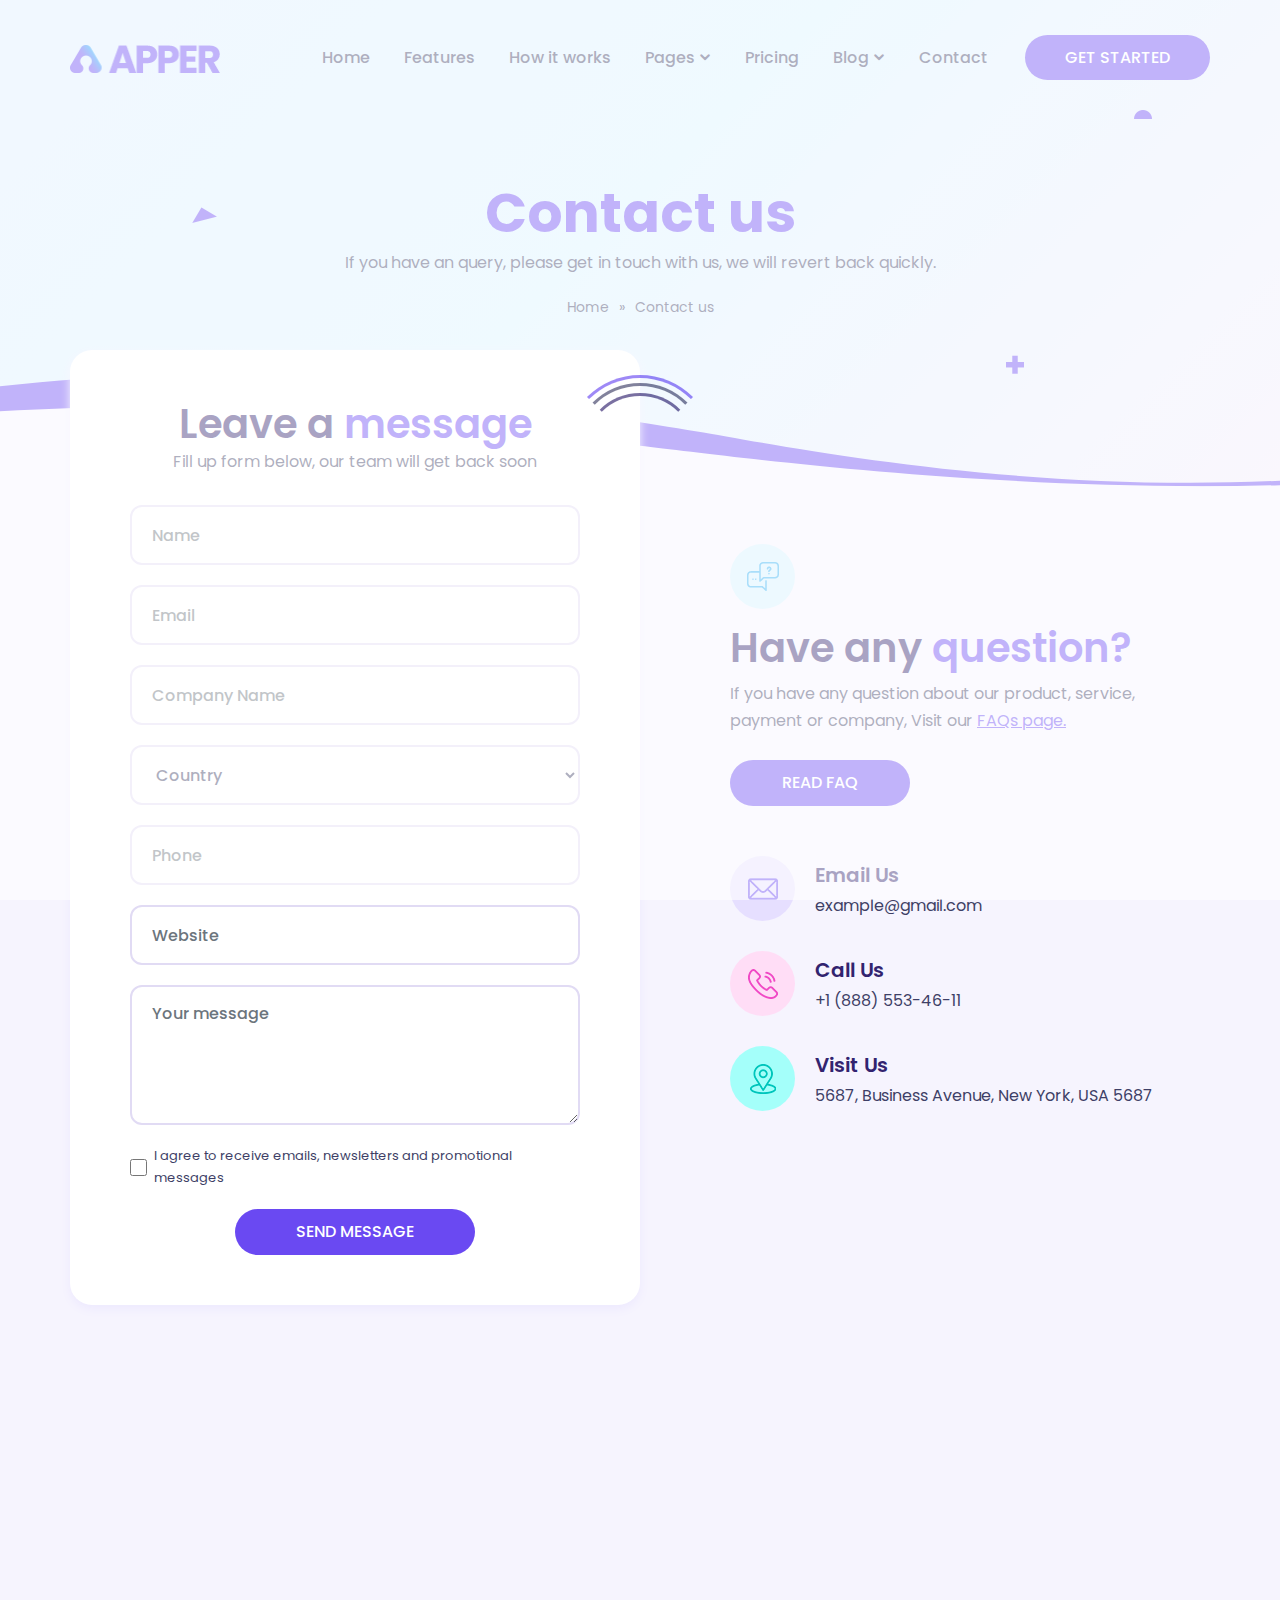
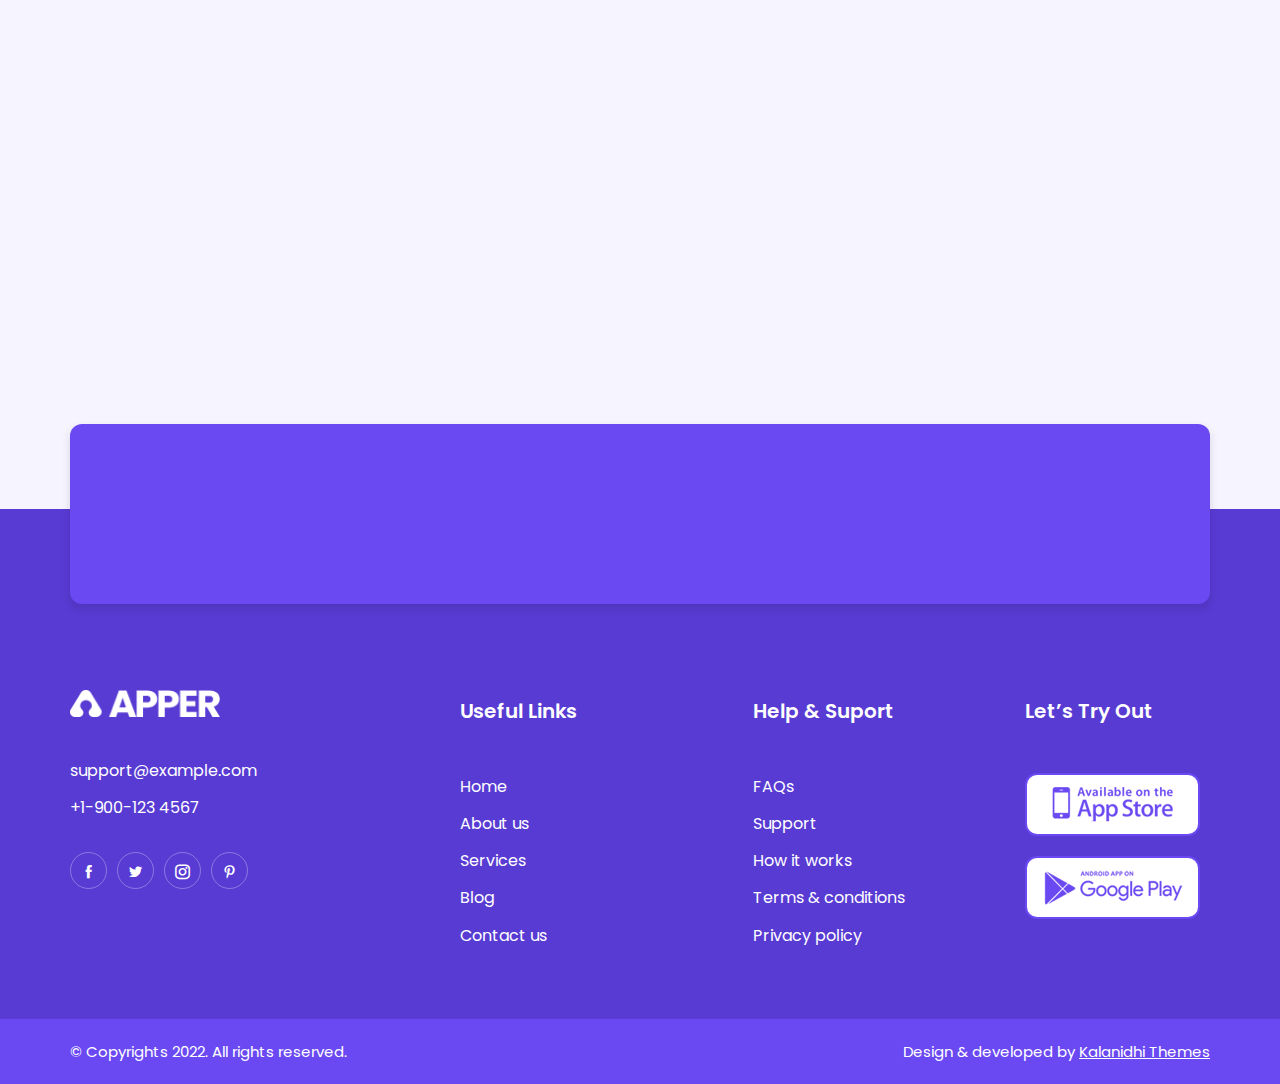
<file: contact.html>
<!DOCTYPE html>
<html lang="en">


<!-- Mirrored from kalanidhithemes.com/live-preview/landing-page/apper/all-demo/05-app-landing-page-video-hero/contact.html by HTTrack Website Copier/3.x [XR&CO'2014], Tue, 13 May 2025 06:58:17 GMT -->
<head>

  <meta charset="UTF-8">
  <meta http-equiv="X-UA-Compatible" content="IE=edge">
  <meta name="viewport" content="width=device-width, initial-scale=1.0">
  <title>Contact us</title>

  <!-- icofont-css-link -->
  <link rel="stylesheet" href="css/icofont.min.css">
  <!-- Owl-Carosal-Style-link -->
  <link rel="stylesheet" href="css/owl.carousel.min.css">
  <!-- Bootstrap-Style-link -->
  <link rel="stylesheet" href="css/bootstrap.min.css">
  <!-- Aos-Style-link -->
  <link rel="stylesheet" href="css/aos.css">
  <!-- Coustome-Style-link -->
  <link rel="stylesheet" href="css/style.css">
  <!-- Responsive-Style-link -->
  <link rel="stylesheet" href="css/responsive.css">
  <!-- Favicon -->
  <link rel="shortcut icon" href="images/favicon.png" type="image/x-icon">

</head>

<body>

  <!-- Page-wrapper-Start -->
  <div class="page_wrapper">

    <!-- Preloader -->
    <div id="preloader">
      <div id="loader"></div>
    </div>

    <!-- Header Start -->
    <header class="white_header">
      <!-- container start -->
      <div class="container">
        <!-- navigation bar -->
        <nav class="navbar navbar-expand-lg">
           <a class="navbar-brand" href="index.html">
            <img src="images/logo.png" alt="image">
          </a>
          <button class="navbar-toggler" type="button" data-toggle="collapse" data-target="#navbarSupportedContent"
            aria-controls="navbarSupportedContent" aria-expanded="false" aria-label="Toggle navigation">
            <span class="navbar-toggler-icon">
              <!-- <i class="icofont-navigation-menu ico_menu"></i> -->
              <div class="toggle-wrap">
                <span class="toggle-bar"></span>
              </div>
            </span>
          </button>

          <div class="collapse navbar-collapse" id="navbarSupportedContent">
            <ul class="navbar-nav ml-auto">
              <!-- secondery menu start -->
              <li class="nav-item">
                <a class="nav-link" href="index.html">Home</a>
              </li>
              <!-- secondery menu end -->
              <li class="nav-item">
                <a class="nav-link" href="index.html#features">Features</a>
              </li>
              <li class="nav-item">
                <a class="nav-link" href="index.html#how_it_work">How it works</a>
              </li>

              <!-- secondery menu start -->
              <li class="nav-item has_dropdown">
                <a class="nav-link" href="#">Pages</a>
                <span class="drp_btn"><i class="icofont-rounded-down"></i></span>
                <div class="sub_menu">
                  <ul>
                    <li><a href="about.html">About Us</a></li>
                    <li><a href="reviews.html">Reviews</a></li>
                    <li><a href="contact.html">Contact Us</a></li>
                    <li><a href="faq.html">Faq</a></li>
                    <li><a href="sign-in.html">Sign In</a></li>
                    <li><a href="sign-up.html">Sign Up</a></li>
                    <li><a href="blog-list.html">Blog List</a></li>
                    <li><a href="blog-single.html">Blog Single</a></li>
                  </ul>
                </div>
              </li>
              <!-- secondery menu end -->

              <li class="nav-item">
                <a class="nav-link" href="pricing.html">Pricing</a>
              </li>

              <!-- secondery menu start -->
              <li class="nav-item has_dropdown">
                <a class="nav-link" href="#">Blog</a>
                <span class="drp_btn"><i class="icofont-rounded-down"></i></span>
                <div class="sub_menu">
                  <ul>
                    <li><a href="blog-list.html">Blog List</a></li>
                    <li><a href="blog-single.html">Blog Single</a></li>
                  </ul>
                </div>
              </li>
              <!-- secondery menu end -->
              
              <li class="nav-item">
                <a class="nav-link" href="contact.html">Contact</a>
              </li>
              <li class="nav-item">
                <a class="nav-link dark_btn" href="contact.html">GET STARTED</a>
              </li>
            </ul>
          </div>
        </nav>
        <!-- navigation end -->
      </div>
      <!-- container end -->
    </header>


    <!-- BredCrumb-Section -->
    <div class="bred_crumb">
      <div class="container">
        <!-- shape animation  -->
        <span class="banner_shape1"> <img src="images/banner-shape1.png" alt="image" > </span>
        <span class="banner_shape2"> <img src="images/banner-shape2.png" alt="image" > </span>
        <span class="banner_shape3"> <img src="images/banner-shape3.png" alt="image" > </span>
        
        <div class="bred_text">
          <h1>Contact us</h1>
          <p>If you have an query, please get in touch with us, we will revert back quickly.</p>
          <ul>
            <li><a href="index.html">Home</a></li>
            <li><span>»</span></li>
            <li><a href="contact.html">Contact us</a></li>
          </ul>
        </div>
      </div>
    </div>  
    

    <!-- Contact Us Section Start -->
    <section class="contact_page_section">
      <div class="container">
          <div class="contact_inner">
              <div class="contact_form">
                <div class="section_title">
                    <h2>Leave a <span>message</span></h2>
                    <p>Fill up form below, our team will get back soon</p>
                </div>
                  <form action="#">
                    <div class="form-group">
                        <input type="text" placeholder="Name" class="form-control">
                    </div>
                    <div class="form-group">
                        <input type="email" placeholder="Email" class="form-control">
                    </div>
                    <div class="form-group">
                        <input type="text" placeholder="Company Name" class="form-control">
                    </div>
                    <div class="form-group">
                        <select class="form-control">
                          <option value="">Country</option>
                        </select>
                    </div>
                    <div class="form-group">
                        <input type="text" placeholder="Phone" class="form-control">
                    </div>
                    <div class="form-group">
                        <input type="text" placeholder="Website" class="form-control">
                    </div>
                    <div class="form-group">
                        <textarea class="form-control" placeholder="Your message"></textarea>
                    </div>
                    <div class="form-group term_check">
                      <input type="checkbox" id="term">
                      <label for="term">I agree to receive emails, newsletters and promotional messages</label>
                    </div>
                    <div class="form-group mb-0">
                      <button type="submit" class="btn puprple_btn">SEND MESSAGE</button>
                    </div>
                  </form>
              </div>
              <div class="contact_info">
                  <div class="icon"><img src="images/contact_message_icon.png" alt="image"></div>
                  <div class="section_title">
                    <h2>Have any <span>question?</span></h2>
                    <p>If you have any question about our product, service, payment or company, Visit our <a href="faq.html">FAQs page.</a></p>
                  </div>
                  <a href="faq.html" class="btn puprple_btn">READ FAQ</a>
                  <ul class="contact_info_list">
                    <li>
                      <div class="img">
                        <img src="images/mail_icon.png" alt="image">
                      </div>
                      <div class="text">
                        <span>Email Us</span>
                        <a href="mailto:example@gmail.com">example@gmail.com</a>
                      </div>
                    </li>
                    <li>
                      <div class="img">
                        <img src="images/call_icon.png" alt="image">
                      </div>
                      <div class="text">
                        <span>Call Us</span>
                        <a href="tel:+1(888)553-46-11">+1 (888) 553-46-11</a>
                      </div>
                    </li>
                    <li>
                      <div class="img">
                        <img src="images/location_icon.png" alt="image">
                      </div>
                      <div class="text">
                        <span>Visit Us</span>
                        <p>5687, Business Avenue, New York, USA 5687</p>
                      </div>
                    </li>
                  </ul>
              </div>
          </div>
      </div>
    </section>
    <!-- Contact Us Section End -->


    <!-- Map Section Start -->
    <section class="row_am map_section">
      <div class="container">
          <div class="map_inner">
            <iframe src="https://www.google.com/maps/embed?pb=!1m18!1m12!1m3!1d387190.2799160891!2d-74.25987584510595!3d40.69767006338158!2m3!1f0!2f0!3f0!3m2!1i1024!2i768!4f13.1!3m3!1m2!1s0x89c24fa5d33f083b%3A0xc80b8f06e177fe62!2sNew%20York%2C%20NY%2C%20USA!5e0!3m2!1sen!2sin!4v1664399300741!5m2!1sen!2sin" width="100%" height="510" style="border:0;" allowfullscreen="" loading="lazy" referrerpolicy="no-referrer-when-downgrade"></iframe>
          </div>
      </div>
    </section>
    <!-- Map Section End -->


    <!-- News-Letter-Section-Start -->
    <section class="newsletter_section">
      <!-- container start -->
      <div class="container">
        <div class="newsletter_box">
          <div class="section_title" data-aos="fade-in" data-aos-duration="1500" data-aos-delay="100">
            <!-- h2 -->
            <h2>Subscribe newsletter</h2>
            <!-- p -->
            <p>Be the first to recieve all latest post in your inbox</p>
          </div>
          <form action="#" data-aos="fade-in" data-aos-duration="1500" data-aos-delay="100">
            <div class="form-group">
              <input type="email" class="form-control" placeholder="Enter your email">
            </div>
            <div class="form-group">
              <button class="btn">SUBMIT</button>
            </div>
          </form>
        </div>
      </div>
      <!-- container end -->
    </section>
    <!-- News-Letter-Section-end -->


    <!-- Footer-Section start -->
    <footer>
      <div class="top_footer has_bg">
        <!-- container start -->
        <div class="container">
          <!-- row start -->
          <div class="row">
            <!-- footer link 1 -->
            <div class="col-lg-4 col-md-6 col-12">
              <div class="abt_side">
                <div class="logo"> <img src="images/footer_logo.png" alt="image"></div>
                <ul>
                  <li><a href="#">support@example.com</a></li>
                  <li><a href="#">+1-900-123 4567</a></li>
                </ul>
                <ul class="social_media">
                  <li><a href="#"><i class="icofont-facebook"></i></a></li>
                  <li><a href="#"><i class="icofont-twitter"></i></a></li>
                  <li><a href="#"><i class="icofont-instagram"></i></a></li>
                  <li><a href="#"><i class="icofont-pinterest"></i></a></li>
                </ul>
              </div>
            </div>

            <!-- footer link 2 -->
            <div class="col-lg-3 col-md-6 col-12">
              <div class="links">
                <h3>Useful Links</h3>
                <ul>
                  <li><a href="index.html">Home</a></li>
                  <li><a href="#">About us</a></li>
                  <li><a href="#">Services</a></li>
                  <li><a href="#">Blog</a></li>
                  <li><a href="#">Contact us</a></li>
                </ul>
              </div>
            </div>

            <!-- footer link 3 -->
            <div class="col-lg-3 col-md-6 col-12">
              <div class="links">
                <h3>Help & Suport</h3>
                <ul>
                  <li><a href="#">FAQs</a></li>
                  <li><a href="#">Support</a></li>
                  <li><a href="#">How it works</a></li>
                  <li><a href="#">Terms & conditions</a></li>
                  <li><a href="#">Privacy policy</a></li>
                </ul>
              </div>
            </div>

            <!-- footer link 4 -->
            <div class="col-lg-2 col-md-6 col-12">
              <div class="try_out">
                <h3>Let’s Try Out</h3>
                <ul class="app_btn">
                  <li>
                    <a href="#">
                      <img src="images/appstore_blue.png" alt="image">
                    </a>
                  </li>
                  <li>
                    <a href="#">
                      <img src="images/googleplay_blue.png" alt="image">
                    </a>
                  </li>
                </ul>
              </div>
            </div>
          </div>
          <!-- row end -->
        </div>
        <!-- container end -->
      </div>

      <!-- last footer -->
      <div class="bottom_footer">
        <!-- container start -->
        <div class="container">
          <!-- row start -->
          <div class="row">
            <div class="col-md-6">
              <p>© Copyrights 2022. All rights reserved.</p>
            </div>
            <div class="col-md-6">
              <p class="developer_text">Design & developed by <a href="https://themeforest.net/user/kalanidhithemes" target="blank">Kalanidhi Themes</a></p>
            </div>
          </div>
          <!-- row end -->
        </div>
        <!-- container end -->
      </div>

      <!-- go top button -->
      <div class="go_top">
        <span><img src="images/go_top.png" alt="image"></span>
      </div>
    </footer>
    <!-- Footer-Section end -->
    
  </div>
  <!-- Page-wrapper-End -->

  <!-- Jquery-js-Link -->
  <script src="js/jquery.js"></script>
  <!-- owl-js-Link -->
  <script src="js/owl.carousel.min.js"></script>
  <!-- bootstrap-js-Link -->
  <script src="js/bootstrap.min.js"></script>
  <!-- aos-js-Link -->
  <script src="js/aos.js"></script>
  <!-- main-js-Link -->
  <script src="js/main.js"></script>

</body>


<!-- Mirrored from kalanidhithemes.com/live-preview/landing-page/apper/all-demo/05-app-landing-page-video-hero/contact.html by HTTrack Website Copier/3.x [XR&CO'2014], Tue, 13 May 2025 06:58:19 GMT -->
</html>
</file>
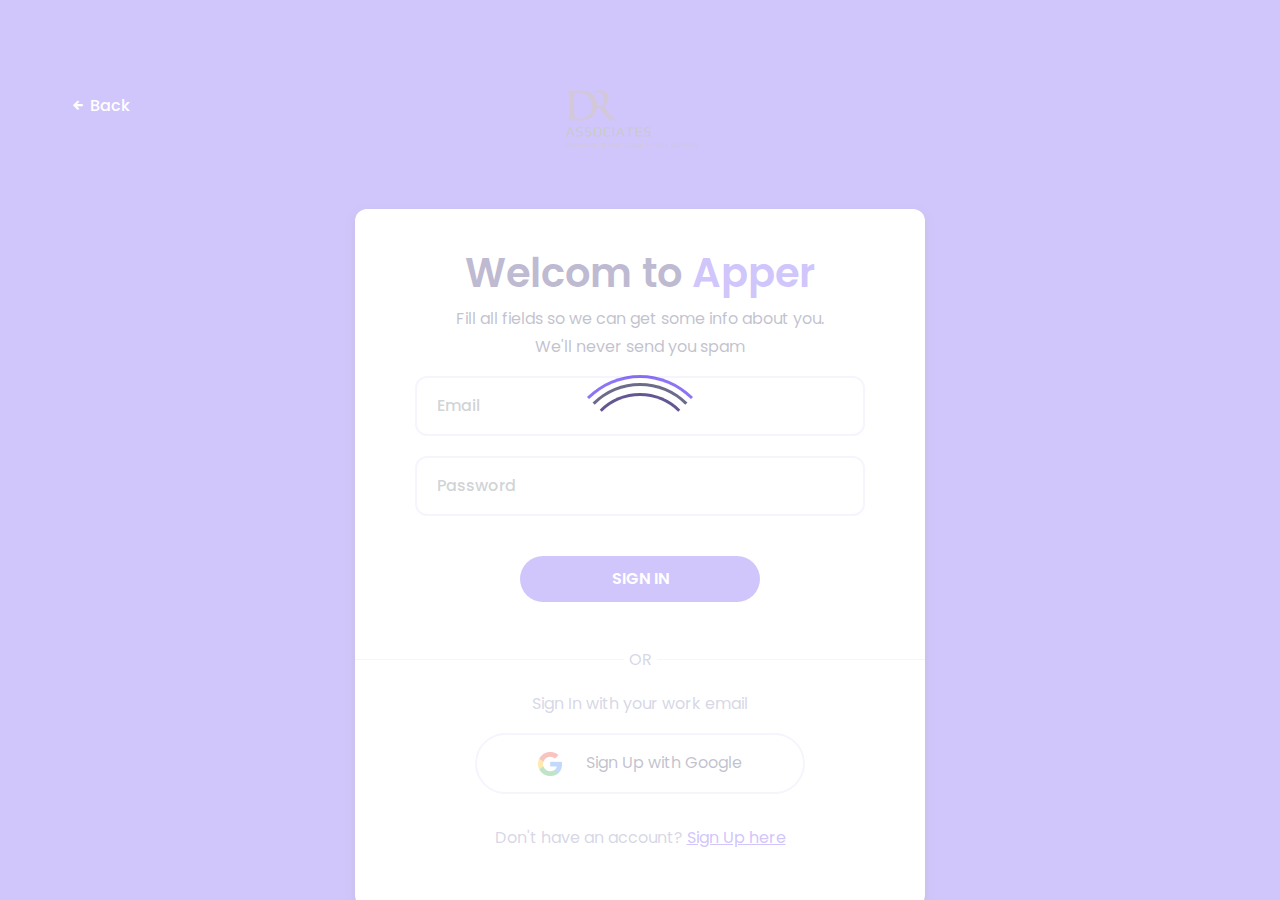
<file: sign-in.html>
<!DOCTYPE html>
<html lang="en">


<!-- Mirrored from kalanidhithemes.com/live-preview/landing-page/apper/all-demo/05-app-landing-page-video-hero/sign-in.html by HTTrack Website Copier/3.x [XR&CO'2014], Tue, 13 May 2025 06:58:19 GMT -->
<head>

  <meta charset="UTF-8">
  <meta http-equiv="X-UA-Compatible" content="IE=edge">
  <meta name="viewport" content="width=device-width, initial-scale=1.0">
  <title>Sign In</title>

  <!-- icofont-css-link -->
  <link rel="stylesheet" href="css/icofont.min.css">
  <!-- Bootstrap-Style-link -->
  <link rel="stylesheet" href="css/bootstrap.min.css">
  <!-- Aos-Style-link -->
  <link rel="stylesheet" href="css/aos.css">
  <!-- Coustome-Style-link -->
  <link rel="stylesheet" href="css/style.css">
  <!-- Responsive-Style-link -->
  <link rel="stylesheet" href="css/responsive.css">
  <!-- Favicon -->
  <link rel="shortcut icon" href="images/favicon.png" type="image/x-icon">

</head>

<body>

  <!-- Page-wrapper-Start -->
  <div class="page_wrapper">

    <!-- Preloader -->
    <div id="preloader">
      <div id="loader"></div>
    </div>

    <div class="full_bg">

      <div class="container">
         <section class="signup_section">

          <div class="top_part">
            <a href="index.html" class="back_btn"><i class="icofont-arrow-left"></i> Back</a>
            <a class="navbar-brand" href="#">
              <img src="images/drs.png" alt="image">
            </a>
          </div>
  
          <!-- Comment Form Section -->
          <div class="signup_form">
            <div class="section_title">
              <h2> Welcom to <span>Apper</span> </h2>
              <p>Fill all fields so we can get some info about you. <br> We'll never send you spam</p>
            </div>
            <form action="#">
              <div class="form-group">
                <input type="email" class="form-control" placeholder="Email">
              </div>
              <div class="form-group">
                <input type="password" class="form-control" placeholder="Password">
              </div>
              <div class="form-group">
                <button class="btn puprple_btn" type="submit">SIGN IN</button>
              </div>
            </form>
            <p class="or_block">
              <span>OR</span>
            </p>
           <div class="or_option">
              <p>Sign In with your work email</p>
              <a href="#" class="btn google_btn"><img src="images/google.png" alt="image"> <span>Sign Up with Google</span> </a>
              <p>Don't have an account? <a href="#">Sign Up here</a></p>
           </div>
          </div>
         </section>
      </div>
      
    </div>



  </div>
  <!-- Page-wrapper-End -->

  <!-- Jquery-js-Link -->
  <script src="js/jquery.js"></script>
  <!-- bootstrap-js-Link -->
  <script src="js/bootstrap.min.js"></script>
  <!-- aos-js-Link -->
  <script src="js/aos.js"></script>
  <!-- main-js-Link -->
  <script src="js/main.js"></script>

</body>


<!-- Mirrored from kalanidhithemes.com/live-preview/landing-page/apper/all-demo/05-app-landing-page-video-hero/sign-in.html by HTTrack Website Copier/3.x [XR&CO'2014], Tue, 13 May 2025 06:58:19 GMT -->
</html>
</file>
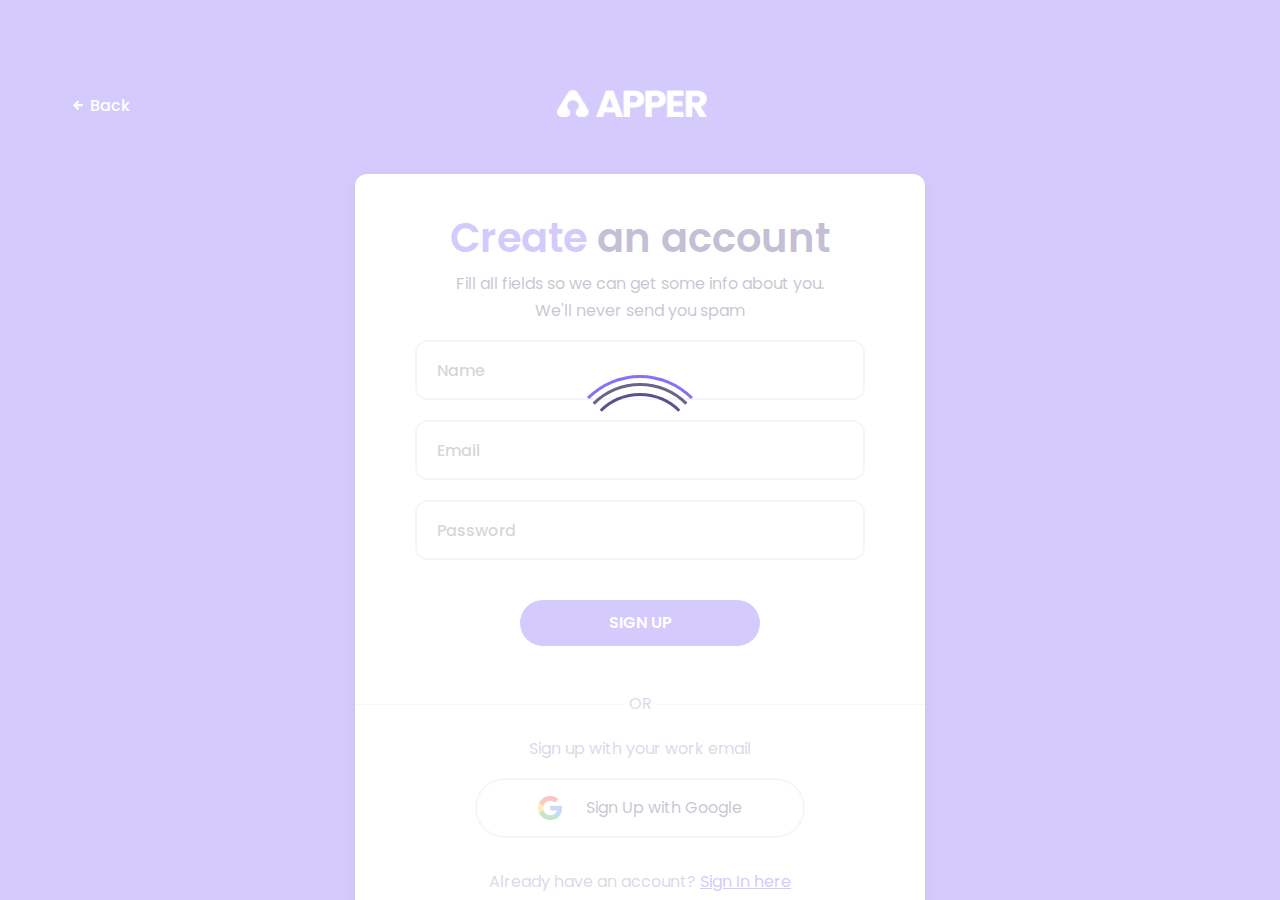
<file: sign-up.html>
<!DOCTYPE html>
<html lang="en">


<!-- Mirrored from kalanidhithemes.com/live-preview/landing-page/apper/all-demo/05-app-landing-page-video-hero/sign-up.html by HTTrack Website Copier/3.x [XR&CO'2014], Tue, 13 May 2025 06:58:19 GMT -->
<head>

  <meta charset="UTF-8">
  <meta http-equiv="X-UA-Compatible" content="IE=edge">
  <meta name="viewport" content="width=device-width, initial-scale=1.0">
  <title>Sign up</title>

  <!-- icofont-css-link -->
  <link rel="stylesheet" href="css/icofont.min.css">
  <!-- Bootstrap-Style-link -->
  <link rel="stylesheet" href="css/bootstrap.min.css">
  <!-- Aos-Style-link -->
  <link rel="stylesheet" href="css/aos.css">
  <!-- Coustome-Style-link -->
  <link rel="stylesheet" href="css/style.css">
  <!-- Responsive-Style-link -->
  <link rel="stylesheet" href="css/responsive.css">
  <!-- Favicon -->
  <link rel="shortcut icon" href="images/favicon.png" type="image/x-icon">

</head>

<body>

  <!-- Page-wrapper-Start -->
  <div class="page_wrapper">

    <!-- Preloader -->
    <div id="preloader">
      <div id="loader"></div>
    </div>

    <div class="full_bg">

      <div class="container">
         <section class="signup_section">

          <div class="top_part">
            <a href="index.html" class="back_btn"><i class="icofont-arrow-left"></i> Back</a>
            <a class="navbar-brand" href="#">
              <img src="images/footer_logo.png" alt="image">
            </a>
          </div>
  
          <!-- Comment Form Section -->
          <div class="signup_form">
            <div class="section_title">
              <h2> <span>Create</span> an account</h2>
              <p>Fill all fields so we can get some info about you. <br> We'll never send you spam</p>
            </div>
            <form action="#">
              <div class="form-group">
                <input type="text" class="form-control" placeholder="Name">
              </div>
              <div class="form-group">
                <input type="email" class="form-control" placeholder="Email">
              </div>
              <div class="form-group">
                <input type="password" class="form-control" placeholder="Password">
              </div>
              <div class="form-group">
                <button class="btn puprple_btn" type="submit">SIGN UP</button>
              </div>
            </form>
            <p class="or_block">
              <span>OR</span>
            </p>
           <div class="or_option">
              <p>Sign up with your work email</p>
              <a href="#" class="btn google_btn"><img src="images/google.png" alt="image"> <span>Sign Up with Google</span> </a>
              <p>Already have an account? <a href="#">Sign In here</a></p>
           </div>
          </div>
         </section>
      </div>
      
    </div>



  </div>
  <!-- Page-wrapper-End -->

  <!-- Jquery-js-Link -->
  <script src="js/jquery.js"></script>
  <!-- bootstrap-js-Link -->
  <script src="js/bootstrap.min.js"></script>
  <!-- aos-js-Link -->
  <script src="js/aos.js"></script>
  <!-- main-js-Link -->
  <script src="js/main.js"></script>

</body>


<!-- Mirrored from kalanidhithemes.com/live-preview/landing-page/apper/all-demo/05-app-landing-page-video-hero/sign-up.html by HTTrack Website Copier/3.x [XR&CO'2014], Tue, 13 May 2025 06:58:19 GMT -->
</html>
</file>
<file: css/style.css>
/*-----------------------------------------------------------------------------------

[Table of contents]

1. Font
2. Css Variable for colors
3. Common CSS
4. Preloader CSS
5. Header - Main Navigation ( section )
6. Hero Slider ( section )
7. Trusted Logo Slider ( section )
8. Features ( section )
9. About us ( section )
10. Modern UI ( section )
11. How it works ( section )
12. Testimonials ( section )
13. Pricing ( section )
14. Faq ( section )
15. Interface ( section )
16. Download app ( section )
17. Latest story ( section )
18. Newsletter ( section )
19. Footer ( section )
20. Animation CSS ( section )


-----------------------------------------------------------------------------------*/

/* --------Font--------------- */
/* poppins-300 - latin */
@font-face {
    font-family: 'Poppins';
    font-style: normal;
    font-weight: 300;
    src: url('../fonts/poppins-v20-latin-300.eot'); /* IE9 Compat Modes */
    src: local(''),
         url('../fonts/poppins-v20-latin-300d41d.eot?#iefix') format('embedded-opentype'), /* IE6-IE8 */
         url('../fonts/poppins-v20-latin-300.woff2') format('woff2'), /* Super Modern Browsers */
         url('../fonts/poppins-v20-latin-300.woff') format('woff'), /* Modern Browsers */
         url('../fonts/poppins-v20-latin-300.ttf') format('truetype'), /* Safari, Android, iOS */
         url('../fonts/poppins-v20-latin-300.svg#Poppins') format('svg'); /* Legacy iOS */
  }
  /* poppins-regular - latin */
  @font-face {
    font-family: 'Poppins';
    font-style: normal;
    font-weight: 400;
    src: url('../fonts/poppins-v20-latin-regular.eot'); /* IE9 Compat Modes */
    src: local(''),
         url('../fonts/poppins-v20-latin-regulard41d.eot?#iefix') format('embedded-opentype'), /* IE6-IE8 */
         url('../fonts/poppins-v20-latin-regular.woff2') format('woff2'), /* Super Modern Browsers */
         url('../fonts/poppins-v20-latin-regular.woff') format('woff'), /* Modern Browsers */
         url('../fonts/poppins-v20-latin-regular.ttf') format('truetype'), /* Safari, Android, iOS */
         url('../fonts/poppins-v20-latin-regular.svg#Poppins') format('svg'); /* Legacy iOS */
  }
  /* poppins-italic - latin */
  @font-face {
    font-family: 'Poppins';
    font-style: italic;
    font-weight: 400;
    src: url('../fonts/poppins-v20-latin-italic.eot'); /* IE9 Compat Modes */
    src: local(''),
         url('../fonts/poppins-v20-latin-italicd41d.eot?#iefix') format('embedded-opentype'), /* IE6-IE8 */
         url('../fonts/poppins-v20-latin-italic.woff2') format('woff2'), /* Super Modern Browsers */
         url('../fonts/poppins-v20-latin-italic.woff') format('woff'), /* Modern Browsers */
         url('../fonts/poppins-v20-latin-italic.ttf') format('truetype'), /* Safari, Android, iOS */
         url('../fonts/poppins-v20-latin-italic.svg#Poppins') format('svg'); /* Legacy iOS */
  }
  /* poppins-500 - latin */
  @font-face {
    font-family: 'Poppins';
    font-style: normal;
    font-weight: 500;
    src: url('../fonts/poppins-v20-latin-500.eot'); /* IE9 Compat Modes */
    src: local(''),
         url('../fonts/poppins-v20-latin-500d41d.eot?#iefix') format('embedded-opentype'), /* IE6-IE8 */
         url('../fonts/poppins-v20-latin-500.woff2') format('woff2'), /* Super Modern Browsers */
         url('../fonts/poppins-v20-latin-500.woff') format('woff'), /* Modern Browsers */
         url('../fonts/poppins-v20-latin-500.ttf') format('truetype'), /* Safari, Android, iOS */
         url('../fonts/poppins-v20-latin-500.svg#Poppins') format('svg'); /* Legacy iOS */
  }
  /* poppins-500italic - latin */
  @font-face {
    font-family: 'Poppins';
    font-style: italic;
    font-weight: 500;
    src: url('../fonts/poppins-v20-latin-500italic.eot'); /* IE9 Compat Modes */
    src: local(''),
         url('../fonts/poppins-v20-latin-500italicd41d.eot?#iefix') format('embedded-opentype'), /* IE6-IE8 */
         url('../fonts/poppins-v20-latin-500italic.woff2') format('woff2'), /* Super Modern Browsers */
         url('../fonts/poppins-v20-latin-500italic.woff') format('woff'), /* Modern Browsers */
         url('../fonts/poppins-v20-latin-500italic.ttf') format('truetype'), /* Safari, Android, iOS */
         url('../fonts/poppins-v20-latin-500italic.svg#Poppins') format('svg'); /* Legacy iOS */
  }
  /* poppins-600 - latin */
  @font-face {
    font-family: 'Poppins';
    font-style: normal;
    font-weight: 600;
    src: url('../fonts/poppins-v20-latin-600.eot'); /* IE9 Compat Modes */
    src: local(''),
         url('../fonts/poppins-v20-latin-600d41d.eot?#iefix') format('embedded-opentype'), /* IE6-IE8 */
         url('../fonts/poppins-v20-latin-600.woff2') format('woff2'), /* Super Modern Browsers */
         url('../fonts/poppins-v20-latin-600.woff') format('woff'), /* Modern Browsers */
         url('../fonts/poppins-v20-latin-600.ttf') format('truetype'), /* Safari, Android, iOS */
         url('../fonts/poppins-v20-latin-600.svg#Poppins') format('svg'); /* Legacy iOS */
  }
  /* poppins-700 - latin */
  @font-face {
    font-family: 'Poppins';
    font-style: normal;
    font-weight: 700;
    src: url('../fonts/poppins-v20-latin-700.eot'); /* IE9 Compat Modes */
    src: local(''),
         url('../fonts/poppins-v20-latin-700d41d.eot?#iefix') format('embedded-opentype'), /* IE6-IE8 */
         url('../fonts/poppins-v20-latin-700.woff2') format('woff2'), /* Super Modern Browsers */
         url('../fonts/poppins-v20-latin-700.woff') format('woff'), /* Modern Browsers */
         url('../fonts/poppins-v20-latin-700.ttf') format('truetype'), /* Safari, Android, iOS */
         url('../fonts/poppins-v20-latin-700.svg#Poppins') format('svg'); /* Legacy iOS */
  }
  /* poppins-800 - latin */
  @font-face {
    font-family: 'Poppins';
    font-style: normal;
    font-weight: 800;
    src: url('../fonts/poppins-v20-latin-800.eot'); /* IE9 Compat Modes */
    src: local(''),
         url('../fonts/poppins-v20-latin-800d41d.eot?#iefix') format('embedded-opentype'), /* IE6-IE8 */
         url('../fonts/poppins-v20-latin-800.woff2') format('woff2'), /* Super Modern Browsers */
         url('../fonts/poppins-v20-latin-800.woff') format('woff'), /* Modern Browsers */
         url('../fonts/poppins-v20-latin-800.ttf') format('truetype'), /* Safari, Android, iOS */
         url('../fonts/poppins-v20-latin-800.svg#Poppins') format('svg'); /* Legacy iOS */
  }

/* -----------Css-variable------ */

:root {
    --light-purple: #F6F4FE;
    --purple: #6A49F2;
    --bg-purple: #6A49F2;
    --dark-purple: #32236F;
    --body-text-purple: #3E3F66;
    --text-white: #ffffff;
    --bg-white: #ffffff;
    --slider-dots-color: #D4D2DD;
    --light-bg: #DFDAF3;
}



/* ------Common-Css------------- */

html{scroll-behavior:smooth}

body {
    margin: 0;
    padding: 0;
    box-sizing: border-box;
    font-size: 16px;
    line-height: 1.7;
    font-family: 'Poppins', sans-serif;
    color: var(--body-text-purple);
    background-color: var(--light-purple);
}

.page_wrapper {
    width: 100%;
    overflow-x: hidden;
}

a {
    text-decoration: none;
    color: var(--body-text-purple);
}

a:hover {
    text-decoration: none;
    color: var(--body-text-purple);
}

ul,
li {
    padding: 0;
    list-style-type: none;
    margin: 0;
}

button:focus,
.btn.focus,
.btn:focus {
    outline: none;
    box-shadow: none;
}

@media screen and (min-width:1200px) {
    .container {
        max-width: 1170px;
    }
}

.section_title {
    text-align: center;
}

/* section heading h2 */
.section_title h2 {
    font-size: 40px;
    font-weight: 700;
    color: var(--dark-purple);
}

.section_title h2 span {
    color: var(--purple);
}

.row_am {
    padding: 50px 0;
}

/* purple button */
.puprple_btn {
    background-color: var(--purple);
    color: var(--text-white);
    border-radius: 50px;
    padding: 10px 40px;
    position: relative;
    overflow: hidden;
    z-index: 1;
    font-weight: 500;
}

.puprple_btn::before {
    content: "";
    position: absolute;
    left: 0;
    top: 0;
    width: 0%;
    height: 100%;
    background-color: var(--bg-white);
    border-radius: 50px;
    transition: .6s all;
    z-index: -1;
}

.puprple_btn:hover::before {
    width: 100%;
}

.puprple_btn:hover {
    color: var(--purple);
}

/* white button */
.white_btn {
    padding: 10px 45px;
    border: 1px solid var(--purple);
    color: var(--purple);
    border-radius: 50px;
    background-color: var(--bg-white);
    font-weight: 700;
    position: relative;
    z-index: 1;
    overflow: hidden;
    font-weight: 500;
}

.white_btn::before {
    content: "";
    position: absolute;
    left: 0;
    top: 0;
    width: 0%;
    height: 100%;
    background-color: var(--bg-purple);
    border-radius: 50px;
    transition: .6s all;
    z-index: -1;
}

.white_btn:hover::before {
    width: 110%;
}

.white_btn:hover {
    color: var(--text-white);
}

.highlited_block .white_btn:hover {
    border-color: var(--bg-white);
}

/* slider controls */
.owl-carousel .owl-dots {
    display: flex;
    align-items: center;
    justify-content: center;
    position: relative;
    margin-top: 20px;
}

.owl-carousel .owl-dots button {
    display: block;
    width: 15px;
    height: 15px;
    background-color: var(--slider-dots-color);
    border-radius: 15px;
    margin: 0 5px;
}

.owl-carousel .owl-dots button.active {
    background-color: var(--purple);
}

/* -------------Preloader-Css-Start-------------- */

/* Preloader */
#preloader {
    position: fixed;
    top: 0;
    left: 0;
    width: 100%;
    height: 100%;
    background-color: rgba(255, 255, 255, 0.9);
    z-index: 999999;
}

#loader {
    display: block;
    position: relative;
    left: 50%;
    top: 50%;
    width: 150px;
    height: 150px;
    margin: -75px 0 0 -75px;
    border-radius: 50%;
    border: 3px solid transparent;
    border-top-color: var(--bg-purple);
    -webkit-animation: spin 2s linear infinite;
    animation: spin 2s linear infinite;
}

#loader:before {
    content: "";
    position: absolute;
    top: 5px;
    left: 5px;
    right: 5px;
    bottom: 5px;
    border-radius: 50%;
    border: 3px solid transparent;
    border-top-color: var(--body-text-purple);
    -webkit-animation: spin 3s linear infinite;
    animation: spin 3s linear infinite;
}

#loader:after {
    content: "";
    position: absolute;
    top: 15px;
    left: 15px;
    right: 15px;
    bottom: 15px;
    border-radius: 50%;
    border: 3px solid transparent;
    border-top-color: var(--dark-purple);
    -webkit-animation: spin 1.5s linear infinite;
    animation: spin 1.5s linear infinite;
}

@-webkit-keyframes spin {
    0%   {
        -webkit-transform: rotate(0deg);
        -ms-transform: rotate(0deg);
        transform: rotate(0deg);
    }
    100% {
        -webkit-transform: rotate(360deg);
        -ms-transform: rotate(360deg);
        transform: rotate(360deg);
    }
}

@keyframes spin {
    0%   {
        -webkit-transform: rotate(0deg);
        -ms-transform: rotate(0deg);
        transform: rotate(0deg);
    }
    100% {
        -webkit-transform: rotate(360deg);
        -ms-transform: rotate(360deg);
        transform: rotate(360deg);
    }
}




/* -----------Header-Css-Start------------------- */
/* header wraper */
header {
    position: absolute;
    width: 100%;
    z-index: 99999;
    transition: .4s all;
}

header.fix_style {
    position: fixed;
    top: 0;
    backdrop-filter: blur(5px);
    background-color: #ffffffb4;
    padding: 15px 0;
    transition: none;
    opacity: 0;
    pointer-events: none;
}

header.fixed {
   pointer-events: all;
   opacity: 1;
   transition: .4s all;
}

header.fixed .navbar {
    padding: 0;
}

/* navigation bar */
.navbar {
    padding-left: 0;
    padding-right: 0;
    padding-top: 35px;
}

.navbar-expand-lg .navbar-nav {
    align-items: center;
}

.navbar-expand-lg .navbar-nav .nav-link {
    padding: 5px 17px;
    font-weight: 500;
}

.navbar-expand-lg .navbar-nav .nav-link:hover {
    color: var(--purple);
}

.navbar-expand-lg .navbar-nav .nav-link.dark_btn {
    color: var(--text-white);
    background-color: var(--purple);
    font-size: 16px;
    padding: 9px 40px;
    border-radius: 25px;
    margin-left: 20px;
    position: relative;
}


.navbar-expand-lg .navbar-nav .nav-link.dark_btn::before, 
.navbar-expand-lg .navbar-nav .nav-link.dark_btn::after {
    content: '';
    position: absolute;
    top: 0;
    right: 0;
    bottom: 0;
    left: 0;
    width: 100%;
    height: 100%;
    border-radius: 42px;
    z-index: -1;
}

.navbar-expand-lg .navbar-nav .nav-link.dark_btn::before {
	animation: pulse-blue-medium-sm 3.5s infinite
}

.navbar-expand-lg .navbar-nav .nav-link.dark_btn::after  {
	animation: pulse-blue-small-sm 3.5s infinite
}

.navbar-brand img {
    width: 150px;
}

/* navigation bar dropdown */
.navbar-expand-lg .navbar-nav .has_dropdown {
    display: flex;
    align-items: center;
    position: relative;
    border-radius: 10px 10px 0 0;
    transition: .4s all;
}

.navbar-expand-lg .navbar-nav .has_dropdown:hover {
    background-color: var(--bg-white);
    box-shadow: 0px 4px 10px #c5c5c580;
}

.navbar-expand-lg .navbar-nav .has_dropdown .drp_btn {
    position: relative;
    right: 15px;
}

.navbar-expand-lg .navbar-nav .has_dropdown .sub_menu {
    position: absolute;
    top: 100%;
    background-color: var(--bg-white);
    border-radius: 0 10px 10px 10px;
    min-width: 210px;
    max-width: 230px;
    margin-top: -10px;
    transition: .4s all;
    opacity: 0;
    pointer-events: none;
    box-shadow: 0px 4px 10px #c5c5c580;
}

.navbar-expand-lg .navbar-nav .has_dropdown .sub_menu ul {
    margin-left: 0;
    padding: 10px 20px;
}

.navbar-expand-lg .navbar-nav .has_dropdown .sub_menu ul li a {
    font-size: 15px;
    position: relative;
    transition: .4s all;
    line-height: 35px;
    font-weight: 500;
}

.navbar-expand-lg .navbar-nav .has_dropdown .sub_menu ul li a::before {
    content: "";
    width: 10px;
    height: 10px;
    display: inline-block;
    border: 2px solid var(--purple);
    border-radius: 10px;
    margin-right: 5px;
    position: absolute;
    left: -10px;
    top: 50%;
    transform: translateY(-50%);
    opacity: 0;
    transition: .4s all;
}

.navbar-expand-lg .navbar-nav .has_dropdown .sub_menu ul li a:hover {
    padding-left: 15px;
    color: var(--purple);
}

.navbar-expand-lg .navbar-nav .has_dropdown .sub_menu ul li a:hover::before {
    opacity: 1;
    left: 0;
}

.navbar-expand-lg .navbar-nav .has_dropdown:hover>a,
.navbar-expand-lg .navbar-nav .has_dropdown:hover>.drp_btn {
    color: var(--purple);
}

.navbar-expand-lg .navbar-nav .has_dropdown:hover .sub_menu {
    opacity: 1;
    pointer-events: all;
    margin-top: -1px;
}

/* navigation toggle menu */
.toggle-wrap {
    padding: 10px;
    position: relative;
    cursor: pointer;
    
    /*disable selection*/
    -webkit-touch-callout: none;
      -webkit-user-select: none;
      -khtml-user-select: none;
      -moz-user-select: none;
      -ms-user-select: none;
      user-select: none;
  }

  .toggle-bar,
  .toggle-bar::before,
  .toggle-bar::after,
  .toggle-wrap.active .toggle-bar,
  .toggle-wrap.active .toggle-bar::before,
  .toggle-wrap.active .toggle-bar::after {
      -webkit-transition: all .2s ease-in-out;
      -moz-transition: all .2s ease-in-out;
      -o-transition: all .2s ease-in-out;
      transition: all .2s ease-in-out;
  }

  .toggle-bar {
      width: 25px;
      margin: 10px 0;
      position: relative;
      border-top: 4px solid var(--purple);
      display: block;
  }

  .toggle-bar::before,
  .toggle-bar::after {
      content: "";
      display: block;
      background: var(--purple);
      height: 4px;
      width: 30px;
      position: absolute;
      top: -12px;
      right: 0px;
      -ms-transform: rotate(0deg);
      -webkit-transform: rotate(0deg);
      transform: rotate(0deg);
      -ms-transform-origin: 13%;
      -webkit-transform-origin: 13%;
      transform-origin: 13%;
  }

  .toggle-bar::after {
    top: 4px;
  }

  .toggle-wrap.active .toggle-bar {
    border-top: 6px solid transparent;
  }

  .toggle-wrap.active .toggle-bar::before {
      -ms-transform: rotate(45deg);
      -webkit-transform: rotate(45deg);
      transform: rotate(45deg);
  }

  .toggle-wrap.active .toggle-bar::after {
      -ms-transform: rotate(-45deg);
      -webkit-transform: rotate(-45deg);
      transform: rotate(-45deg);
  }


/* ---------Hero-banner-Css-Start------------------ */
/* hero banner wraper */
.banner_section {
    margin-top:0px;
    padding-top:200px;
    position: relative;

    /*display: flex;*/
    align-items: center;
    justify-content: center;
    background-size: 300% 300%;
    background-image: linear-gradient(
        -45deg, 
        rgba(217,242,255,1) 0%, 
        rgba(255,232,249,1) 25%, 
        rgba(217,242,255,1) 51%, 
        rgba(233,230,255,1) 100%
    );  
    animation: AnimateBG 10s ease infinite;
}

@keyframes AnimateBG { 
  0%{background-position:0% 50%}
  50%{background-position:100% 50%}
  100%{background-position:0% 50%}
}

.banner_section .container {
    position: relative;
}

/* wave backgound after banner */
.banner_section::after {
    content: "";
    display: block;
    background-image: url(../images/banner-shape.svg);
    background-size: cover;
    background-repeat: no-repeat;
    width: 100%;
    height: 125px;
    background-position: center;
    margin-top: 80px;
}

.banner_section .row {
    align-items: center;
}

/* hero banner text */
.banner_section .banner_text {
    margin-top: -50px;
}

/* hero banner heading h1 */
.banner_section .banner_text h1 {
    font-size: 130px;
    color: var(--dark-purple);
    letter-spacing: -1px;
    font-weight: 700;
}

.banner_section .banner_text h1 span {
    color: var(--purple);
}

.banner_section .banner_text h2 {
    font-size: 30px;
    color: var(--dark-purple);
    letter-spacing: -1px;
    font-weight: 700;
    padding: 15px 0 10px 0;
}

.banner_section .banner_text h2 span {
    color: var(--purple);
}

.banner_section .banner_text p {
    padding: 0px 0 15px 0;
}

/* hero banner button */
.banner_section .app_btn {
    display: flex;
    align-items: center;
}

/* hero banner list */
.banner_section .app_btn li a {
    display: block;
    padding: 12px 30px;
    background-color: var(--bg-white);
    border: 2px solid var(--purple);
    position: relative;
    border-radius: 12px;
    transition: .4s all;
}

.banner_section .app_btn li:last-child {
    margin-left: 25px;
}

.banner_section .app_btn li a img {
    transition: .4s all;
}

.banner_section .app_btn li a .white_img {
    position: absolute;
    left: 50%;
    transform: translateX(-50%);
    opacity: 0;
}

.banner_section .app_btn li a:hover {
    background-color: var(--purple);
}

.banner_section .app_btn li a:hover .blue_img {
    opacity: 0;
}

.banner_section .app_btn li a:hover .white_img {
    opacity: 1;
}

/* hero banner users */
.banner_section .used_app {
    display: flex;
    align-items: center;
    margin-top: 35px;
}

.banner_section .used_app ul {
    display: flex;
    align-items: center;
    margin-right: 10px;
}

.banner_section .used_app ul li:not(:first-child) {
    margin-left: -15px;
}

.banner_section .used_app p {
    font-size: 15px;
    line-height: 19px;
    margin-bottom: 0;
}

/* hero banner images */
.banner_section .banner_image {
    position: relative;
}

.banner_section .banner_image img {
    max-width: 100%;
}

/* how it works video  */
.yt_video {
    max-width: 1170px;
    margin: 0 auto;
    position: absolute;
    /*overflow: hidden;*/
    left: 53%;
    top: 57%;
    transform: translate(-50%, -50%);

}

/* how it works video animation line  */
.yt_video .anim_line {
    z-index: 999;
}

.yt_video .thumbnil {
    /*width: 150px;*/
    height: 150px;
}

.yt_video .thumbnil img {
    max-width: 100%;
}

.yt_video .thumbnil a {
    /*position: absolute;
    left: 50%;
    top: 50%;
    transform: translate(-50%, -50%);*/
    text-align: center;
    color: var(--text-white);
    font-weight: 600;
    z-index: 999;
    cursor: pointer;
}

.yt_video .thumbnil a span {
    display: block;
    font-weight: 700;
    font-size: 30px;
}

.yt_video .thumbnil a .play_btn {
    background-color: rgba(255, 255, 255, 0.1);
    width: 96px;
    height: 96px;
    border-radius: 100px;
    text-align: center;
    margin: 0 auto;
    line-height: 96px;
    position: relative;
    display: block;
}

.yt_video .thumbnil a .play_btn img {
    width: 50px;
    position: relative;
    z-index: 999;
}

/* how it works video model   */
.modal {
    z-index: 999999;
}

.modal-backdrop.show {
    z-index: 99999;
    opacity: .7;
}

.youtube-video .modal-dialog {
    position: absolute;
    left: 0;
    right: 0;
    top: 0;
    bottom: 0;
    margin: auto;
    width: 100%;
    padding: 0 15px;
    height: 100%;
    max-width: 1240px !important;
    display: flex;
    flex-direction: column;
    justify-content: center;
}

#video-container {
    position: relative;
    padding-bottom: 50%;
    padding-top: 30px;
    height: 0;
    overflow: hidden;
}

iframe#youtubevideo {
    position: absolute;
    top: 0;
    left: 0;
    height: 100%;
    width: 100%;
}
.youtube-video .modal-footer {
    border: none;
    text-align: center;
    display: block;
    padding: 0;
}

.youtube-video .modal-content {
    background: none !important;
    border: none;
}

#close-video {
    color: #fff;
    font-size: 30px;
}


/* hero banner control dots */
.banner_section .owl-dots {
    margin-top: 40px;
}

.owl-carousel .owl-item img {
    max-width: 100%;
    width: auto;
}




/* ------------Trusted-Section-Css-Start----------- */

/* trusted logos wraper */
.trusted_section {
    margin-top: 40px;
}

.trusted_section .company_logos {
    padding-top: 20px;
}

.trusted_section .company_logos img {
    filter: grayscale(1);
    margin: 0 auto;
    transition: .4s all;
}

.trusted_section .company_logos img:hover {
    filter: grayscale(0);
}



/* ----------Feature-Detail-Section-start------ */

/* features section wraper */
.features_section .feature_detail {
    background-color: var(--bg-white);
    border-radius: 30px;
    position: relative;
    display: flex;
    justify-content: space-between;
    margin-top: 120px;
    padding-top: 60px;
    padding-bottom: 20px;
    box-shadow: 0px 4px 30px #EDE9FE;
}

/* features section image */
.features_section .feature_detail .feature_img {
    position: absolute;
    left: 50%;
    transform: translateX(-50%);
    top: -75px;
}

.features_section .feature_detail .feature_img img {
    max-width: 100%;
}

/* features section box */

.features_section .feature_detail .feature_box {
    max-width: 410px;
}

.features_section .feature_detail .feature_box .data_block {
    margin-bottom: 50px;
}

.features_section .feature_detail .feature_box .data_block h4 {
    font-size: 20px;
    color: var(--dark-purple);
    font-weight: 600;
    margin-top: 20px;
}

.features_section .feature_detail .left_data {
    text-align: right;
    padding-left: 130px;
}

.features_section .feature_detail .right_data {
    padding-right: 130px;
}

.features_section .feature_detail .left_data .data_block .icon {
    margin-right: 0px;
}

.features_section .feature_detail .right_data .data_block .icon {
    margin-left: 0px;
}

.features_section .container {
    max-width: 1370px;
}



/* -----------------About-App-Section-Css-Start------------------ */

/* about us section wraper */
.about_app_section .about_img {
    display: flex;
    align-items: center;
    position: relative;
}

/* about us section images*/
.about_app_section .about_img img {
    max-width: 100%;
}

.about_app_section .about_img::before {
    content: "";
    position: absolute;
    left: 38%;
    top: 50%;
    transform: translate(-50%, -50%);
    width: 500px;
    height: 500px;
    background-color: var(--bg-white);
    border-radius: 100%;
    z-index: -1;
}

.about_app_section .about_img .screen_img {
    margin-left: -135px;
    margin-top: 110px;
}

.about_app_section .about_text .section_title {
    text-align: left;
}

.about_app_section .about_text .section_title h2 {
    margin-bottom: 15px;
}

/* about us section  statastics nomber */
.about_app_section .about_text .app_statstic {
    display: flex;
    flex-wrap: wrap;
    justify-content: space-between;
    margin-bottom: 10px;
    margin-top: 40px;
}

.about_app_section .about_text .app_statstic li {
    width: 248px;
    background-color: var(--bg-white);
    margin-bottom: 30px;
    display: flex;
    align-items: center;
    border-radius: 12px;
    padding: 15px 10px;
    padding-left: 35px;
    box-shadow: 0px 4px 10px #EDE9FE;
}

.about_app_section .about_text .app_statstic li .icon {
    margin-right: 9px;
}

.about_app_section .about_text .app_statstic li p {
    margin-bottom: 0;
    line-height: 1;
    color: var(--dark-purple);
}

.about_app_section .about_text .app_statstic li p:first-child {
    font-size: 40px;
    font-weight: 600;
    margin-bottom: 3px;
}


/* -------------Modern-Ui-Section-Css-Start---------------- */
/* modern ui section wraper */
.modern_ui_section .row {
    align-items: center;
}

.modern_ui_section .design_block {
    margin-top: 45px;
}

/* modern ui text */
.modern_ui_section .section_title {
    text-align: left;
}

.modern_ui_section .ui_text {
    padding-right: 75px;
}

/* modern ui list */
.modern_ui_section .design_block li {
    padding-left: 40px;
    position: relative;
    margin-bottom: 25px;
}

.modern_ui_section .design_block li::before {
    content: "";
    position: absolute;
    left: 0;
    top: 5px;
    background-image: url(../images/right_icon.png);
    width: 22px;
    height: 22px;
    background-repeat: no-repeat;
    background-position: center;
    background-size: contain;
}

.modern_ui_section .design_block li h4 {
    font-size: 20px;
    color: var(--dark-purple);
    font-weight: 600;
    margin-bottom: 8px;
}

.modern_ui_section .design_block li p {
    margin-bottom: 0;
}

/* modern ui images */
.modern_ui_section .ui_images {
    display: flex;
    position: relative;
}

.modern_ui_section .ui_images::before {
    content: "";
    position: absolute;
    left: 50%;
    top: 50%;
    transform: translate(-50%, -50%);
    width: 570px;
    height: 570px;
    border-radius: 100%;
    background-color: var(--bg-white);
    z-index: -1;
}

.modern_ui_section .ui_images .right_img img:nth-child(3) {
    margin-left: -140px;
    margin-top: -20px;
}

.modern_ui_section .ui_images .right_img img:nth-child(2) {
    margin-left: -90px;
    margin-top: -20px;
}

.modern_ui_section .ui_images .right_img img:nth-child(1) {
    position: relative;
    top: 15px;
    z-index: 99;
    margin-left: -15px;
}


/* -------------How_It_Works-Section-Css-Start------------------ */

/* how it works wraper */
.how_it_works .container {
    max-width: 1370px;
}

.how_it_works .how_it_inner {
    background-color: var(--bg-white);
    padding: 70px 0;
    border-radius: 30px;
    box-shadow: 0px 4px 30px #EDE9FE;
}

/* how it works list */

.how_it_works .step_block {
    max-width: 1170px;
    margin: 0 auto;
    padding: 10px;
    /*display: flex;*/
    position: relative;
}

.how_it_works .step_block .step_box {
    text-align: center;
    align-items: center;
    justify-content: space-between;
    position: relative;
}


/* how it works image */
.how_it_works .step_block .step_box .step_img {
    display: inline-block;
    /*max-width: 100%;*/
    text-align: center;
    border: solid 2px var(--light-purple);
    border-radius: 200px;
    padding: 50px;
    width: 200px;
    height: 200px;
    position: relative;
    box-shadow: 0px 4px 10px #EDE9FE;
}

.how_it_works .step_block .step_box .step_img img {
    max-width: 100%;
    text-align: center;
}

/* how it works heading h4 */
.how_it_works .step_block .step_box .step_text h4 {
    font-size: 20px;
    font-weight: 600;
    color: var(--dark-purple);
}

.how_it_works .step_block .step_box .step_text.step2 p {
    padding:20px 0 0 0;
}

.how_it_works .step_block .step_box .step_text.step3 p {
    padding:20px 0 0 0;
}

.how_it_works .step_block .step_box .step_text .app_icon {
    margin-bottom: 10px;
}

.how_it_works .step_block .step_box .step_text .app_icon a {
    display: inline-block;
    width: 40px;
    height: 40px;
    border-radius: 100%;
    background-color: var(--light-bg);
    color: var(--text-white);
    font-size: 20px;
    text-align: center;
    line-height: 40px;
    transition: .4s all;
    text-decoration: none;
}

.how_it_works .step_block .step_box .step_text .app_icon a:hover {
    background-color: var(--purple);
}

.how_it_works .step_block .step_box .step_text  {
    text-align: center;
    padding: 30px 30px 0 30px;
}

.how_it_works .step_block .step_box .step_text span {
    font-weight: 600;
    color: var(--dark-purple);
}

.how_it_works .step_block .step_box .step_text a {
    color: var(--purple);
    text-decoration: underline;
}


/* how it works numbers */
.how_it_works .step_block .step_box .step_number {
    position: absolute;
    width: 40px;
    height: 40px;
    display: flex;
    justify-content: center;
    align-items: center;
    border: solid 2px var(--light-purple);
    border-radius: 100px;
    padding: 9px 0 0 0;
    top: 15px;
    right: 0;
    background-color: var(--bg-white);
}

/* how it works numbers heading h3 */
.how_it_works .step_block .step_box .step_number h3 {
    font-size: 16px;
    font-weight: normal;
}



/* ------------Testimonial-Slider-Css-Start------------- */
/* testimonials wraper  */
#testimonial_slider {
    max-width: 550px;
    margin: 0 auto;
}

.testimonial_section .testimonial_block {
    background-image: url(../images/testimonial_bg.png);
    background-size: cover;
    background-position: center;
    position: relative;
    margin-top: 65px;
}

.testimonial_section .testimonial_block .testimonial_slide_box {
    text-align: center;
    width: 430px;
    padding: 10px;
    margin: 0 auto;
}

/* testimonials rating  */
.testimonial_section .testimonial_block .rating span {
    color: #FC9400;
    font-size: 18px;
}

.testimonial_section .testimonial_block .testimonial_slide_box .review {
    margin-top: 10px;
    margin-bottom: 30px;
}

/* testimonials image  */
.testimonial_section .testimonial_block .testimonial_slide_box .testimonial_img img {
    margin: 0 auto;
}

/* testimonials heading h3 */
.testimonial_section .testimonial_block .testimonial_slide_box h3 {
    font-size: 20px;
    font-weight: 600;
    margin-bottom: 0;
    margin-top: 10px;
}

.testimonial_section .testimonial_block .testimonial_slide_box .designation {
    font-size: 15px;
}

/* testimonials total review */
.testimonial_section .total_review {
    text-align: center;
    margin-top: 60px;
}

.testimonial_section .total_review .rating {
    display: flex;
    align-items: center;
    justify-content: center;
}

/* testimonials paragraph */
.testimonial_section .total_review .rating p {
    margin-bottom: 0;
    font-weight: 600;
    margin-left: 5px;
    color: var(--dark-purple);
}

/* testimonials heading */
.testimonial_section .total_review h3 {
    font-size: 50px;
    font-weight: 600;
    margin-bottom: 0;
    color: var(--dark-purple);
}

.testimonial_section .total_review a {
    color: var(--purple);
    font-weight: 700;
}

.testimonial_section .testimonial_block .avtar_faces {
    position: absolute;
    top: 0;
    left: 50%;
    transform: translateX(-50%);
    z-index: -1;
    width: 100%;
}

.testimonial_section .testimonial_block .avtar_faces img {
    max-width: 100%;
}


/* -------------------Pricing-Section---------------------- */

/* pricing wraper  */
.pricing_section .toggle_block {
    display: flex;
    align-items: center;
    justify-content: center;
}

/* pricing toggle button */
.pricing_section .toggle_block span {
    color: var(--dark-purple);
    font-weight: 600;
    display: block;
    margin: 0 5px;
}

.tog_btn.month_active {
    left: 35px !important;
}

.pricing_section .toggle_block span.deactive {
    color: var(--body-text-purple);
}

.pricing_section .toggle_block .offer {
    background-color: var(--bg-white);
    border-radius: 5px;
    padding: 2px 10px;
    font-weight: 400;
    font-size: 13px;
    color: var(--purple);
}

.pricing_section .toggle_block .tog_block {
    width: 70px;
    height: 35px;
    background-color: var(--bg-white);
    border-radius: 18px;
    margin: 0 10px;
    position: relative;
    cursor: pointer;
}

.pricing_section .toggle_block .tog_block .tog_btn {
    height: 23px;
    width: 23px;
    border-radius: 25px;
    display: block;
    background-color: var(--purple);
    position: absolute;
    left: 3px;
    top: 50%;
    transform: translateY(-50%);
    transition: .4s all;
}

.pricing_section .toggle_block .month.active,
.pricing_section .toggle_block .years.active {
    color: var(--purple);
}

/* pricing pannel */
.pricing_section .pricing_pannel {
    margin-top: 50px;
    display: none;
}

.pricing_section .pricing_pannel.active {
    display: block;
}

.pricing_section .pricing_pannel .pricing_block {
    text-align: center;
    background-color: var(--bg-white);
    min-height: 700px;
    border-radius: 12px;
    padding-top: 60px;
    margin-bottom: 40px;
    box-shadow: 0px 4px 30px #EDE9FE;
}

.pricing_section .pricing_pannel .pricing_block.highlited_block {
    background-color: var(--purple);
}

.pricing_section .pricing_pannel .pricing_block.highlited_block p,
.pricing_section .pricing_pannel .pricing_block.highlited_block h3,
.pricing_section .pricing_pannel .pricing_block.highlited_block span,
.pricing_section .pricing_pannel .pricing_block.highlited_block .pkg_name span {
    color: var(--text-white);
}

.pricing_section .pricing_pannel .pricing_block .icon {
    margin-bottom: 35px;
}

/* pricing box image */
.pricing_section .pricing_pannel .pricing_block .icon img {
    max-width:100%;
}

/* pricing box heading h3 */
.pricing_section .pricing_pannel .pricing_block .pkg_name h3 {
    font-size: 20px;
    font-weight: 600;
    margin-bottom: 0;
}

.pricing_section .pricing_pannel .pricing_block .pkg_name span {
    color: var(--body-text-purple);
    font-size: 15px;
}

.pricing_section .pricing_pannel .pricing_block .price {
    font-size: 48px;
    color: var(--purple);
    margin: 25px 0;
    display: block;
    font-weight: 600;
}

/* pricing box list */
.pricing_section .pricing_pannel .pricing_block .benifits {
    margin-bottom: 40px;
}

.pricing_section .pricing_pannel .pricing_block .benifits li p {
    margin-bottom: 5px;
}

.pricing_section .contact_text {
    text-align: center;
    margin-bottom: 0;
}

.pricing_section .contact_text a {
    color: var(--purple);
    text-decoration: underline;
}


/* -------------FAQ-Section-Css-Start----------------- */

/* faq wraper */
.faq_section .faq_panel {
    margin-top: 40px;
}

/* faq box */
.faq_section .faq_panel .card {
    border: none;
    margin-bottom: 20px;
    border-radius: 12px;
    box-shadow: 0 4px 10px #EDE9FE;
    padding: 16px 0;
}

.faq_section .faq_panel .card:last-child {
    margin-bottom: 0;
}

.faq_section .faq_panel .card-header {
    background-color: transparent;
    border: none;
    padding-bottom: 0;
    padding-top: 0;
}

.faq_section .faq_panel .card-header .btn {
    padding: 0;
    color: var(--dark-purple);
    font-weight: 600;
    font-size: 20px;
}

.faq_section .faq_panel .card-header .btn.active {
    color: var(--purple);
}

.faq_panel .accordion button,
.faq_panel .accordion button:hover,
.faq_panel .accordion button:focus {
    text-decoration: none;
}

.faq_section .faq_panel .card-header .icon_faq {
    position: absolute;
    right: 20px;
    color: #839BC0;
}

/* faq heading h2 */
.faq_section .faq_panel .card-header h2 {
    line-height: 1;
}

/* faq paragraph */
.faq_section .faq_panel .card-body {
    padding-bottom: 0;
}


/* -----------Interface_Section-Css-Start----------------- */

/* interface wraper */
.interface_section .screen_slider {
    margin-top: 35px;
    min-height: 720px;
}

/* interface images */
.interface_section .owl-item .screen_frame_img img {
    transform: scale(.9);
    border: 2px solid #000;
    border-radius: 20px;
    transition: 1s all;
    margin: 0 auto;
}

.interface_section .owl-item.center .screen_frame_img img {
    transform: scale(1);
    border: 3px solid #000;

}


/* -----------Download_App_Section-Start------------------ */

/* download app wraper */
.free_app_section {
    padding-top: 70px;
    position: relative;
}

.free_app_section .container {
    max-width: 1370px;
}

.free_app_section .container .free_app_inner {
    background-color: var(--bg-purple);
    border-radius: 30px;
    padding: 20px 100px;
    padding-bottom: 50px;
    position: relative;
    z-index: 999999;
}

/* download app dark background */
.free_app_section .container .free_app_inner .dark_bg {
    overflow: hidden;
}

.free_app_section .container .free_app_inner .dark_bg span {
    z-index: 9999;
}

.free_app_section .container .free_app_inner .row {
    align-items: center;
}

.free_app_section .container .free_app_inner .free_text .section_title {
    text-align: left;
}

/* download app heading h2 */
.free_app_section .container .free_app_inner .free_text .section_title h2 {
    margin-bottom: 20px;
}

.free_app_section .container .free_app_inner .free_text .section_title h2,
.free_app_section .container .free_app_inner .free_text .section_title p {
    color: var(--text-white);
}

.free_app_section .container .free_app_inner .free_text .app_btn {
    display: flex;
    align-items: center;
}

.free_app_section .container .free_app_inner .free_text .app_btn li a {
    display: block;
    padding: 12px 30px;
    background-color: var(--bg-white);
    border: 2px solid var(--purple);
    position: relative;
    border-radius: 12px;
    transition: .4s all;
}

.free_app_section .container .free_app_inner .free_text .app_btn li a:hover {
    -webkit-box-shadow: 1px 4px 8px -2px rgba(0,0,0,0.5);
-moz-box-shadow: 1px 4px 8px -2px rgba(0,0,0,0.5);
box-shadow: 1px 4px 8px -2px rgba(0,0,0,0.5);
}

.free_app_section .container .free_app_inner .free_text .app_btn li:last-child {
    margin-left: 25px;
}

.free_app_section .container .free_app_inner .free_img {
    display: flex;
    align-items: center;
    margin-top: -120px;
}

.free_app_section .container .free_app_inner .free_img img:last-child {
    margin-left: -65px;
}

.purple_backdrop {
    content: "";
    position: fixed;
    left: 0;
    top: 0;
    background-color: rgba(50, 35, 111, 0.95);
    width: 100%;
    height: 100%;
    z-index: 99999;
    opacity: 0;
    transition: .4s all;
    pointer-events: none;
}

/* ---------------Latest_Story-Css-Start------------- */

/* latest story wraper */
.latest_story {
    margin-bottom: 80px;
}

/* latest story box */
.latest_story .story_box {
    background-color: var(--bg-white);
    text-align: center;
    border-radius: 10px;
    box-shadow: 0px 4px 30px #EDE9FE; 
}

/* latest story image */
.latest_story .story_box .story_img {
    position: relative;
}

.latest_story .story_box .story_img img {
    max-width: 100%;
    border-radius: 12px;
}

.latest_story .story_box .story_img span {
    position: absolute;
    left: 15px;
    top: 15px;
    font-size: 14px;
    color: var(--text-white);
}

/* latest story pargraph */
.latest_story .story_box .story_text {
    padding: 20px 30px;
}

/* latest story heading h3 */
.latest_story .story_box .story_text h3 {
    color: var(--dark-purple);
    font-size: 20px;
    margin-bottom: 15px;
    font-weight: 600;
}

/* latest story link text */
.latest_story .story_box .story_text a {
    color: var(--purple);
    margin-top: 25px;
    display: block;
    font-size: 14px;
    margin-bottom: 10px;
    font-weight: 600;
}

.latest_story .story_box .story_text a:hover {
    text-decoration:underline;
}



/* -------------Newsletter-Section-Css-Start------------- */

/* newsletter  wraper */
.newsletter_box {
    background-color: var(--bg-purple);
    padding: 50px;
    border-radius: 12px;
    box-shadow: 0 4px 10px #0c0c0c21;
    display: flex;
    justify-content: space-between;
    align-items: center;
    margin-bottom: -95px;
    position: relative;
    z-index: 99;
}

.newsletter_box .section_title {
    width: 45%;
}

.newsletter_box form {
    width: 60%;
}

/* newsletter heading h2 */
.newsletter_box .section_title h2 {
    margin-bottom: 5px;
    letter-spacing: -1px;
}

.newsletter_box .section_title h2,
.newsletter_box .section_title p {
    color: var(--text-white);
    text-align: left;
}

/* newsletter paragraph */
.newsletter_box .section_title p {
    margin-bottom: 0;
}

/* newsletter input  */
.newsletter_box form {
    display: flex;
}

.newsletter_box form .form-group {
    margin-bottom: 0;
}

.newsletter_box form .form-group .form-control {
    width: 430px;
    height: 55px;
    border-radius: 6px;
    color: var(--dark-purple);
}

.newsletter_box form .form-group .form-control::placeholder {
    color: var(--dark-purple);
}

/* newsletter button */
.newsletter_box form .form-group .btn {
    height: 55px;
    width: 170px;
    text-transform: uppercase;
    color: var(--purple);
    background-color: var(--bg-white);
    border-radius: 6px;
    margin-left: 10px;
    font-weight: 600;
    position: relative;
    overflow: hidden;
    z-index: 1;
}

.newsletter_box form .form-group .btn::before {
    content: "";
    position: absolute;
    left: 0;
    top: 0;
    width: 0%;
    height: 100%;
    background-color: var(--bg-purple);
    border-radius: 0;
    transition: .6s all;
    z-index: -1;
}

.newsletter_box form .form-group .btn:hover::before {
    width: 100%;
}

.newsletter_box form .form-group .btn:hover {
    color: var(--text-white);
}


/* ------Footer-Css-Start-------------- */
/* footer wraper */
footer {
    position: relative;
}

footer .top_footer {
    background-color: #583BD3;
    padding: 180px 0 60px 0;
    position: relative;
    overflow: hidden;
}

/* footer logo */
footer .top_footer .logo {
    margin-bottom: 40px;
}

footer .top_footer .logo img {
    width: 150px;
}

footer .top_footer .abt_side li {
    padding: 0 0 10px 0;
}

/* footer social media icon */
footer .top_footer .social_media {
    display: flex;
    margin-top: 20px;
}

/* footer link list */
footer .top_footer .social_media li a {
    display: block;
    width: 37px;
    height: 37px;
    text-align: center;
    line-height: 37px;
    font-size: 15px;
    border: 1px solid rgba(255, 255, 255, 0.3);
    border-radius: 50px;
    margin-right: 10px;
    transition: .4s all;
}

footer .top_footer .social_media li a:hover {
    background-color: var(--bg-white);
    color: var(--purple);
}

footer .top_footer .try_out {
    margin-left: -20px;
}

footer .app_btn li a {
    display: block;
    padding: 12px 10px;
    background-color: var(--bg-white);
    border: 2px solid var(--purple);
    position: relative;
    border-radius: 12px;
    transition: .4s all;
    width: 175px;
    text-align: center;
}

footer .app_btn li a:hover {
    -webkit-box-shadow: 1px 4px 8px -2px rgba(0,0,0,0.5);
    -moz-box-shadow: 1px 4px 8px -2px rgba(0,0,0,0.5);
    box-shadow: 1px 4px 8px -2px rgba(0,0,0,0.5);
}

footer .app_btn li:last-child {
    margin-top: 20px;
}

footer .bottom_footer {
    background-color: var(--bg-purple);
}

/* footer heading and text colors variable */
footer h2,
footer h3,
footer p,
footer a {
    color: var(--text-white);
}

footer a:hover {
    color: var(--text-white);
}

/* footer heading h3 */
footer h3 {
    font-size: 20px;
    font-weight: 600;
    margin-bottom: 50px;
    padding-top: 10px;
}

footer .links ul li a {
    display: block;
    margin-bottom: 10px;
}

/* footer last */
footer .bottom_footer {
    padding: 20px 0;
}

footer .bottom_footer p {
    margin-bottom: 0;
    font-size: 15px;
}

footer .bottom_footer .developer_text {
    text-align: right;
}

footer .bottom_footer .developer_text a {
    text-decoration: underline;
}

/* footer go top button */
.go_top {
    position: fixed;
    right: 30px;
    bottom: 75px;
    cursor: pointer;
    transition: .4s all;
    opacity: 0;
}

.go_top:hover {
    bottom: 80px;
}

/* -----------Animation-Css-Start-------------- */

/* animation line wraper */
.anim_line {
    width: 100%;
    height: 100%;
    position: absolute;
    top: 0;
    left: 50%;
    transform: translateX(-50%);
}

.anim_line span {
    position: absolute;
    z-index: 99999;
    top: -275px;
    animation: star_down_one 6s infinite linear;
    opacity: 0;
}

.anim_line.dark_bg {
    max-width: 1170px;
}

.anim_line.dark_bg span {
    transform: rotate(180deg);
}

.anim_line span:first-child {
    left: -17%;
    animation-delay: 3s;
}

.anim_line span:nth-child(2) {
    left: 0%;
    animation-delay: 5s;
}

.anim_line span:nth-child(3) {
    left: 17%;
    animation-delay: 1s;
}

.anim_line span:nth-child(4) {
    left: 34%;
    animation-delay: 4s;
}

.anim_line span:nth-child(5) {
    left: 51%;
    animation-delay: 7s;
}

.anim_line span:nth-child(6) {
    left: 68%;
}

.anim_line span:nth-child(7) {
    left: 85%;
    animation-delay: 3s;
}

.anim_line span:nth-child(8) {
    left: 99%;
    animation-delay: 2s;
}

.anim_line span:nth-child(9) {
    left: 117%;
    animation-delay: 5s;
}

/* footer .top_footer .anim_line span:first-child {
    left: 5%;
}

footer .top_footer .anim_line span:nth-child(2) {
    left: 13%;
} */

@keyframes star_down_one {
    0% {
        opacity: 0;
        top: -250px;
    }

    10% {
        opacity: 1;
    }

    90% {
        opacity: 1;
    }

    100% {
        top: 100%;
        opacity: 0;
    }
}




/* --------Object-Moving-Animation-Css-Start----- */
.moving_animation {
    animation: moving_object 6s infinite linear;
}

.moving_position_animatin {
    position: relative;
    animation: moving_position_animatin 6s infinite linear;
    z-index: -1;
}

.about_app_section .about_img .screen_img img {
    animation-delay: 3s;
}

.modern_ui_section .ui_images .right_img img:nth-child(3) {
    animation-delay: 3s;
}

.modern_ui_section .ui_images .right_img img:nth-child(2) {
    animation-delay: 3s;
}

.modern_ui_section .ui_images .right_img img:nth-child(1) {
    animation-delay: 3s;
}

@keyframes moving_object {
    0% {
        transform: translateY(0);
    }

    50% {
        transform: translateY(-30px);
    }

    100% {
        transform: translateY(0);
    }
}

@keyframes moving_position_animatin {
    0% {
        transform: translateY(0);
    }

    50% {
        transform: translateY(-30px);
    }

    100% {
        transform: translateY(0);
    }
}


/* ------------Waves-Animation---------------- */
.waves-block {
    position: absolute;
    top: 50%;
    left: 50%;
    transform: translate(-50% , -50%);
    width: 150px;
    height: 150px;
}

.waves {
    width: 150px;
    height: 150px;
    background: rgba(255, 255, 255, 0.3);
    opacity: 0;
    -ms-filter: "progid:DXImageTransform.Microsoft.Alpha(Opacity=0)";
    border-radius: 100%;
    z-index: -1;
    -webkit-animation: waves 3s ease-in-out infinite;
    animation: waves 3s ease-in-out infinite;
}

.wave-1 {
    -webkit-animation-delay: 0s;
    animation-delay: 0s;
}

.wave-2 {
    -webkit-animation-delay: 1s;
    animation-delay: 1s;
    position: absolute;
    top: 0;
}

.wave-3 {
    -webkit-animation-delay: 2s;
    animation-delay: 2s;
    position: absolute;
    top: 0;
}

@keyframes waves {
    0% {
        -webkit-transform: scale(0.2, 0.2);
        transform: scale(0.2, 0.2);
        opacity: 0;
        -ms-filter: "progid:DXImageTransform.Microsoft.Alpha(Opacity=0)";
    }

    50% {
        opacity: 0.9;
        -ms-filter: "progid:DXImageTransform.Microsoft.Alpha(Opacity=90)";
    }

    100% {
        -webkit-transform: scale(0.9, 0.9);
        transform: scale(0.9, 0.9);
        opacity: 0;
        -ms-filter: "progid:DXImageTransform.Microsoft.Alpha(Opacity=0)";
    }
}



/*------Header Btn Animation------*/
@keyframes pulse-blue-small-sm {
	0% {
		box-shadow: 0 0 0 0 rgba(107, 73, 242, 0.7);
	}

	100%,
	30% {
		box-shadow: 0 0 0 12px transparent
	}
}

@keyframes pulse-blue-medium-sm {
	0% {
		box-shadow: 0 0 0 0 rgba(107, 73, 242, 0.4);
	}

	100%,
	30% {
		box-shadow: 0 0 0 20px transparent
	}
}


/* Inner Page banner shape animation */
.bred_crumb .banner_shape1, .banner_shape2, .banner_shape3 { 
    position: absolute; }

.bred_crumb .banner_shape1 {
    top: 200px;
    left: 15%;
    animation: mymove 10s infinite;
}

.bred_crumb .banner_shape2 {
    top: 100px;
    right: 10%;
    animation: mymove 5s infinite;
}

.bred_crumb .banner_shape3 {
    top: 350px;
    right: 20%;
    animation: mymove 3s infinite;
}


/* CTA section Shape animation */

.query_section .banner_shape1, .banner_shape2, .banner_shape3 { 
    position: absolute; }

.query_section .banner_shape1 {
    top: 200px;
    left: 15%;
    animation: mymove 10s infinite;
}

.query_section .banner_shape2 {
    top: 100px;
    right: 10%;
    animation: mymove 5s infinite;
}

.query_section .banner_shape3 {
    top: 350px;
    right: 20%;
    animation: mymove 3s infinite;
}


@keyframes mymove {
  50% {transform: rotate(180deg);}
}




/* ----------Other-Page-Css-Start---------- */

/* White Header Css Satart */



/* About Us Page Css Start */

/* Bredcrumb Css Start */
.bred_crumb {
    /*background-image: url(../images/bread_crumb_bg.png);
    /*background: var(--purple);
    background-repeat: no-repeat;
    background-size: cover;*/
    background-position: center;
    min-height: 500px;
    width: 100%;
    display: flex;
    align-items: center;
    position: relative;
    margin-top:0px;

    background-size: 300% 300%;
    background-image: linear-gradient(
        -45deg, 
        rgba(217,242,255,1) 0%, 
        rgba(255,232,249,1) 25%, 
        rgba(217,242,255,1) 51%, 
        rgba(233,230,255,1) 100%
    );  
    animation: AnimateBG 10s ease infinite;
}

.bred_crumb::after {
    content: "";
    background-image: url(../images/banner-shape.svg);
    position: absolute;
    bottom: -1px;
    left: 0;
    background-size: cover;
    background-repeat: no-repeat;
    width: 100%;
    height: 125px;
    background-position: center;
}

.bred_crumb .bred_text {
    text-align: center;
    z-index: 1000;
    position: relative;
}

.bred_crumb .bred_text h1 {
    color: var(--purple);
    font-size: 55px;
    font-weight: 700;
}

.bred_crumb .bred_text h1 + p {
    color: var(--body-text-purple);
    margin-top: -5px;
}

.bred_crumb .bred_text ul {
    display: flex;
    justify-content: center;
    align-items: center;
}

.bred_crumb .bred_text ul li {
    margin: 0 5px;
}

.bred_crumb .bred_text ul li a, .bred_crumb .bred_text ul li span {
    color: var(--body-text-purple);
    font-size: 14px;
    transition: .4s all;
}

.bred_crumb .bred_text ul li a:hover {
    text-decoration: underline;
}

.bred_crumb .bred_text .search_bar {
    margin-top: 25px;
    position: relative;
    z-index: 1000;
}

.bred_crumb .bred_text .search_bar form .form-group {
    position: relative;
    max-width: 600px;
    height: 60px;
    margin: 0 auto;
}

.bred_crumb .bred_text .search_bar form .form-group .form-control {
    width: 100%;
    height: 100%;
    border-radius: 100px;
    border: 1px solid var(--bg-purple);
    font-size: 16px;
    padding-left: 30px;
    color: var(--body-text-purple);
}

.bred_crumb .bred_text .search_bar form .form-group .form-control::placeholder {
    color: var(--body-text-purple);
}

.bred_crumb .bred_text .search_bar form .form-group .form-control:focus {
    outline: none;
    box-shadow: none;
    border-color: var(--dark-purple);
}

.bred_crumb .bred_text .search_bar form .form-group .btn {
    position: absolute;
    right: 2px;
    top: 2px;
    background-color: var(--bg-purple);
    width: 56px;
    height: 56px;
    padding: 0;
    border-radius: 100px;
    text-align: center;
    line-height: 56px;
    font-size: 23px;
    color: var(--text-white);
}

.bred_crumb .bred_text .search_bar form .form-group .btn:hover {
    background-color: var(--dark-purple);
}

/* ----About App Soluction Section--- */

.app_solution_section .row {
    align-items: center;
}

.app_solution_section .app_text .section_title {
    text-align: left;
    margin-bottom: 20px;
} 

.app_solution_section .app_text .section_title h2 {
    letter-spacing: -1px;
}

.app_solution_section .app_text p {
    padding-right: 40px;
}

.app_solution_section .app_images {
    position: relative;
}

.app_solution_section .app_images ul {
    display: flex;
    flex-wrap: wrap;
    align-items: flex-start;
    justify-content: space-between;
}

.app_solution_section .app_images ul li {
    position: relative;
}

.app_solution_section .app_images ul li a {
    position: relative;
}

.app_solution_section .app_images ul li a .play_icon {
    background-color: rgba(255, 255, 255, 0.1);
    width: 96px;
    height: 96px;
    border-radius: 100px;
    text-align: center;
    margin: 0 auto;
    line-height: 96px;
    position: absolute;
    display: block;
    top: 50%;
    left: 50%;
    transform: translate(-50% , -50%);

}

.app_solution_section .app_images ul li img {
    max-width: 100%;
}

.app_solution_section .app_images li:first-child {
    margin-bottom: 30px;
    text-align: center;
    width: 100%;
}

.app_solution_section .app_images ul li:nth-child(2) {
    left: -5px;
    cursor: pointer;
}

.app_solution_section .app_images ul li:nth-child(3) {
    right: -5px;
}

.app_solution_section .app_images::before {
    content: "";
    position: absolute;
    left: 50%;
    top: 50%;
    transform: translate(-50%, -50%);
    width: 570px;
    height: 570px;
    border-radius: 100%;
    background-color: var(--bg-white);
    z-index: -1;
}


/* ------Why Section CSS Start------ */

.why_we_section {
    display: flex;
    justify-content: center;
}

.why_we_section .why_inner {
    background-color: var(--bg-white);
    border-radius: 30px;
    width: 1370px;
    margin: 0 15px;
    box-shadow: 0 4px 30px #EDE9FE;
    padding: 85px 0;
}

.why_we_section .why_inner .section_title {
    margin-bottom: 50px;
}

.why_we_section .why_inner .why_box .icon {
    margin-bottom: 45px;
}

.why_we_section .why_inner .why_box .icon img {
    max-width: 100%;
}

.why_we_section .why_inner .why_box .text h3 {
    font-size: 20px;
    font-weight: 600;
    color: var(--dark-purple);
    margin-bottom: 10px;
}

.why_we_section .why_inner .why_box .text p {
    margin-bottom: 0;
}


/* About-Page-Sectino */

.about_page_sectino img {max-width: 100%;}

/* -----------experts_team_sectio---------- */

.experts_team_section .experts_box {
    position: relative;
    text-align: center;
    padding: 35px 30px;
    border-radius: 12px;
    background-color: transparent;
    transition: .4s all;
}

.experts_team_section .experts_box img {
    margin-bottom: 30px;
    max-width: 100%;
}

.experts_team_section .experts_box .text h3 {
    font-size: 20px;
    font-weight: 600;
    color: var(--dark-purple);
    transition: .4s all;
}

.experts_team_section .experts_box .text span {
    color: var(--body-text-purple);
}

.experts_team_section .experts_box .social_media {
    display: flex;
    justify-content: center;
    align-items: center;
    margin-top: 5px;
}

.experts_team_section .experts_box .social_media a {
    display: block;
    width: 33px;
    height: 33px;
    border: 1px solid #CCCCE2;
    border-radius: 50px;
    text-align: center;
    line-height: 31px;
    color: #898AAE;
    margin: 0 5px;
    transition: .4s all;
    font-size: 15px;
}

.experts_team_section .experts_box .social_media a:hover {
    border-color: var(--purple);
    background-color: var(--bg-purple);
    color: var(--text-white);
}

.experts_team_section .experts_box:hover {
    background-color: var(--bg-white);
    box-shadow: 0 4px 10px #EDE9FE;
}

.experts_team_section .experts_box:hover h3 {
    color: var(--purple);
}


/* ---------Query-Section-Css-Start-------- */
.query_section {
    display: flex;
    justify-content: center;
}

.query_inner {
    width: 1370px;
    margin: 0 15px;
    /*background-image: url(../images/query_bg.png);*/
    background: var(--purple);
    background-size: cover;
    background-repeat: no-repeat;
    border-radius: 30px;
    min-height: 420px;
    text-align: center;
    display: flex;
    justify-content: center;
    align-items: center;
}

.query_inner .section_title h2 , 
.query_inner .section_title p {
    color: #fff;
}

.query_inner .section_title {
    margin-bottom: 40px;
}

.query_inner .white_btn {
    font-size: 25px;
    font-weight: 700;
}

.query_inner .white_btn:hover {
    border-color: #fff;
}

.about_trust_section {
    margin-bottom: 40px;
}


/* Blog List Css Start */
.blog_list_story {
    margin-bottom: 50px;
}

.blog_list_main {
    position: relative;
}

.blog_list_main > .container > .row {
    align-items: center;
}

.blog_list_main .blog_img {
    position: relative;
}

.blog_list_main .blog_img img {
    max-width: 100%;
    border-radius: 12px;
}

.blog_list_main .blog_img span {
    position: absolute;
    left: 15px;
    top: 15px;
    font-size: 14px;
    color: var(--text-white);
}

.blog_list_main .blog_text .section_title {
    text-align: left;
}

.blog_list_main .blog_text .choice_badge {
    font-size: 12px;
    background-color: #F8D979;
    display: inline-block;
    padding: 1px 10px;
    border-radius: 4px;
    color: var(--dark-purple);
    font-weight: 700;
    margin-bottom: 10px;
}

.blog_list_main .blog_text a {
    color: var(--purple);
    margin-top: 25px;
    display: block;
    font-size: 14px;
    margin-bottom: 10px;
    font-weight: 600;
}

.blog_list_main .blog_text a:hover {
    text-decoration: underline;
}

.blog_list_story.row_am {
    padding-top: 30px;
}

.blog_list_story .story_box {
    margin-bottom: 40px;
    text-align: left;
}

/* Pagination Css Start */
.pagination_block ul {display: flex;
    justify-content: center;
    align-items: center;
    margin-top: 10px;
}

.pagination_block ul li:not(:first-child , :last-child) a {margin: 0 5px;
    transition: .4s all;
    display: block;
    width: 35px;
    height: 35px;
    background-color: transparent;
    border-radius: 50px;
    text-align: center;
    line-height: 35px;
}

.pagination_block ul li:first-child {
    margin-right: 20px;
}

.pagination_block ul li:last-child {
    margin-left: 20px;
}

.pagination_block ul li:not(:first-child , :last-child) a:hover , .pagination_block ul li:not(:first-child , :last-child) a.active {
    background-color: var(--bg-purple);
    color: var(--text-white);
}

.pagination_block ul li:first-child a:hover {
    color: var(--purple);
}

.pagination_block ul li:last-child  a:hover {
    color: var(--purple);
}

/* Blog Detail Css Start */
.blog_detail_section {
    margin-bottom: 40px;
}

.blog_detail_bredcrumb.bred_crumb .bred_text {
    margin-top: -30px;
}

.blog_detail_section .blog_inner_pannel {
    background-color: #FFFFFF;
    border-radius: 30px;
    padding: 45px 60px;
    margin-top: -120px;
    position: relative;
    box-shadow: 0 8px 30px #c0bad76b;
}

.blog_detail_section .blog_inner_pannel .review {
    display: flex; 
    justify-content: center;
    margin-bottom: 15px;
}

.blog_detail_section .blog_inner_pannel .review span {
    line-height: 1;
}

.blog_detail_section .blog_inner_pannel .review span:first-child {
    color: var(--purple);
    display: inline-block;
    font-weight: 700;
}

.blog_detail_section .blog_inner_pannel .review span:last-child {
    color: var(--dark-purple);
    display: inline-block;
    margin-left: 15px;
    padding-left: 15px;
    border-left: 1px solid var(--dark-purple);
}

.blog_detail_section .blog_inner_pannel .section_title {
    margin-bottom: 40px;
}

.blog_detail_section .blog_inner_pannel .section_title h2 {
    margin-bottom: 0;
}

.blog_detail_section .blog_inner_pannel img {
    max-width: 100%;
}

.blog_detail_section .blog_inner_pannel .main_img {
    margin-bottom: 30px;
}

.blog_detail_section .blog_inner_pannel .info h3 {
    font-weight: 700;
    color: var(--dark-purple);
    margin-top: 30px;
    font-size: 25px;
    margin-bottom: 15px;
}

.blog_detail_section .blog_inner_pannel .info ul {
    padding-left: 50px;
    padding-top: 10px;
    margin-bottom: 30px;
}

.blog_detail_section .blog_inner_pannel .info ul li p {
    position: relative;
    padding-left: 25px;
    margin-bottom: 0;
}

.blog_detail_section .blog_inner_pannel .info ul li p .icon {
    position: absolute;
    left: 0;
    color: var(--purple);
}

.blog_detail_section .blog_inner_pannel .two_img {
    margin-bottom: 70px;
}

.blog_detail_section .blog_inner_pannel .quote_block {
    background-color: #F6F4FE;
    border-radius: 12px;
    padding: 55px 35px 35px 60px;
    position: relative;
    margin-top: 50px;
    margin-bottom: 35px;
}

.blog_detail_section .blog_inner_pannel .quote_block h2 {
    font-size: 25px;
    line-height: 37px;
}

.blog_detail_section .blog_inner_pannel .quote_block p {
    margin-bottom: 0;
    margin-top: 15px;
}

.blog_detail_section .blog_inner_pannel .quote_block .name {
    color: var(--purple);
    font-weight: 700;
}

.blog_detail_section .blog_inner_pannel .quote_block .q_icon {
    position: absolute;
    top: -20px;
    width: 63px;
    height: 63px;
    background-color: var(--bg-white);
    border-radius: 100px;
    display: flex;
    justify-content: center;
    align-items: center;
}

.blog_detail_section .blog_inner_pannel .quote_block .q_icon img {
    width: 35px;
}

.blog_detail_section .blog_inner_pannel .blog_authore {
    display: flex;
    justify-content: space-between;
    align-items: center;
    padding: 40px 0;
    border-top: 1px solid #D6D3E3;
    border-bottom: 1px solid #D6D3E3;
    margin: 35px 0;
}

.blog_detail_section .blog_inner_pannel .blog_authore .authore_info {
    display: flex;
    justify-content: space-between;
    align-items: center;
}

.blog_detail_section .blog_inner_pannel .blog_authore .authore_info .text {
    margin-left: 20px;
}

.blog_detail_section .blog_inner_pannel .blog_authore .authore_info .text h3 {
    font-size: 20px;
    font-weight: 600;
    color: var(--dark-purple);
    margin-bottom: 5px;
}

.blog_detail_section .blog_inner_pannel .blog_authore .authore_info .text span {
    font-size: 14px;
}

.blog_detail_section .blog_inner_pannel .blog_authore .social_media ul {
    display: flex;
}

/* Social Media link list */
.blog_detail_section .blog_inner_pannel .blog_authore .social_media ul li a {
    display: block;
    width: 37px;
    height: 37px;
    text-align: center;
    line-height: 37px;
    font-size: 15px;
    border: 1px solid #CCC9D7;
    border-radius: 50px;
    margin-right: 10px;
    transition: .4s all;
}

.blog_detail_section .blog_inner_pannel .blog_authore .social_media ul li:last-child a {
    margin-right: 0;
}

.blog_detail_section .blog_inner_pannel .blog_authore .social_media ul li a:hover {
    background-color: var(--bg-purple);
    color: var(--text-white);
}

.blog_detail_section .blog_inner_pannel .blog_tags ul {
    display: flex;
    justify-content: center;
    align-items: center;
}

.blog_detail_section .blog_inner_pannel .blog_tags ul .tags p {
    margin-bottom: 0;
    color: var(--dark-purple);
    font-weight: 500;
    margin-right: 5px;
}

.blog_detail_section .blog_inner_pannel .blog_tags ul li span {
    color: var(--purple);
    font-weight: 500;
}


/* comment section Css Start */
.comment_section ul {
    margin-top: 30px;
}

.comment_section ul li {
    display: flex;
    align-items: center;
    padding: 30px 0;
    border-top: 1px solid #D6D3E3;
}

.comment_section ul li:last-child {
    padding-bottom: 0;
}

.comment_section ul li.replay_comment {
    margin-left: 110px;
}

.comment_section ul li .authore_info {
    display: flex;
    align-items: center;
    width: 260px;
}

.comment_section ul li .authore_info .avtar {
    width: 88px;
    margin-right: 20px;
}

.comment_section ul li .authore_info .text {
    width: calc(100% - 108px);
}

.comment_section ul li .authore_info .text h4 {
    font-size: 20px;
    font-weight: 600;
    color: var(--dark-purple);
}

.comment_section ul li .authore_info .text span {
    font-size: 14px;
}

.comment_section ul li .comment {
    width: calc(100% - 310px);
    margin-left: 50px;
}

.comment_section ul li .comment p {
    margin-bottom: 0;
}



/* comment-form-section */

.comment_form_section form {
    margin-top: 30px;
}

.comment_form_section form .form-group .form-control {
    border-radius: 12px;
    height: 60px;
    box-shadow: 0 3px 6px #EDE9FE;
    border: transparent;
    margin-bottom: 30px;
    color: var(--body-text-purple);
    padding: 15px;
}

.comment_form_section form .form-group .form-control::placeholder {
    color: var(--body-text-purple);
}

.comment_form_section form .form-group textarea.form-control {
    height: 140px;
    padding-top: 15px;
    resize: none;
}


/* Sign Up Css Start */
.full_bg {
    /*background-image: url(../images/form_bg.png);*/
    background-size: cover;
    background: var(--purple);
    width: 100%;
    height: 100vh;
    overflow-y: auto;
    padding-bottom: 50px;
}

.signup_section {
    position: relative;
}

.signup_section .back_btn {
    position: absolute;
    left: 0;
    top: 92px;
    color: #fff;
    font-weight: 500;
}

.signup_section .top_part {
    text-align: center;
    padding-top: 80px;
    padding-bottom: 50px;
}

.signup_form {
    width: 570px;
    margin: 0 auto;
    padding: 40px 0;
    border-radius: 12px;
    box-shadow: 0 4px 10px #00000054;
    background-color: var(--bg-white);
}

.signup_form form {
    padding: 0 60px;
}

.signup_form .section_title {
    padding: 0 15px;
}

.signup_form .section_title h2 {
    font-weight: 600;
}

.signup_form form .form-group {
    margin-bottom: 20px;
}

.signup_form form .form-group .form-control {
    height: 60px;
    padding: 5px 20px;
    color: var(--body-text-purple);
    border: 2px solid #E1DBF4;
    border-radius: 12px;
    font-weight: 500;
}

.signup_form form .form-group .form-control:focus {
    box-shadow: none;
    border-color: var(--purple);
    color: var(--purple);
}

.signup_form form .form-group .puprple_btn {
    min-width: 240px;
    display: block;
    margin: 40px auto;
    margin-bottom: 30px;
    font-weight: 600;
}

.signup_form .or_block {
    display: block;
    text-align: center;
    border-bottom: 1px solid #E3E1ED;
}

.signup_form .or_block span {
    position: relative;
    top: 14px;
    padding: 0 5px;
    background-color: var(--bg-white);
    color: #8081AD;
}

.signup_form .or_option {
    text-align: center;
}

.signup_form .or_option > p {
    color: #8081AD;
    margin-top: 30px;
}

.signup_form .or_option .google_btn {
    min-width: 330px;
    border: 2px solid #E1DBF4;
    text-align: center;
    color: var(--body-text-purple);
    padding: 16px;
    border-radius: 100px;
    transition: .4s all;
}

.signup_form .or_option .google_btn:hover {
    border-color: var(--light-purple);
}

.signup_form .or_option .google_btn img {
    margin-right: 20px;
}

.signup_form .or_option p a {
    color: var(--purple);
    text-decoration: underline;
    transition: .4s all;
}

.signup_form .or_option p a:hover {
    color: var(--dark-purple);
}


/* Review List Section Css Start */

.review_list_section .review_box {
    padding: 40px 30px;
    background-color: #fff;
    border-radius: 12px;
    box-shadow: 0 4px 10px #EDE9FE;
    margin: 20px 0;
}

.review_list_section .review_box .rating ul {
    display: flex;
}

.review_list_section .review_box .rating ul li span {
    color: #FC9400;
    font-size: 18px;
}

.review_list_section .review_box h3 {
    font-size: 20px;
    color: var(--purple);
    margin: 10px 0;
}

.review_list_section .review_box .reviewer {
    display: flex;
    align-items: center;
    margin-top: 35px;
}

.review_list_section .review_box .reviewer .avtar {
    width: 80px;
}

.review_list_section .review_box .reviewer .text {
    margin-left: 20px;
    width: calc(100% - 100px);
}

.review_list_section .review_box .reviewer .text h3 {
    font-weight: 600;
    color: var(--dark-purple);
    margin-bottom: 0;
}

/* review-freeapp */

.review_freeapp {
    margin: 60px 0;
}

.review_freeapp .free_app_inner {
    background: url(../images/free_review_bg.html);
    background-size: cover;
    background-position: 90%;
}

/* Contact Page Css Start */

.contact_page_section .contact_inner {
    display: flex;
    justify-content: space-between;
    align-items: center;
    position: relative;
    margin-top: -150px;
}

.contact_page_section .contact_inner .section_title h2 {
    font-weight: 600;
}

.contact_page_section .contact_inner .contact_form {
    width: 570px;
    padding: 50px 60px;
    border-radius: 22px;
    background-color: #fff;
    box-shadow: 0 4px 10px #EDE9FE;
}

.contact_page_section .contact_inner .contact_form h2 {
    margin-bottom: 0;
}

.contact_page_section .contact_inner .contact_form form {
    margin-top: 30px;
}

.contact_page_section .contact_inner .contact_form form .form-group {
    margin-bottom: 20px;
}

.contact_page_section .contact_inner .contact_form form .form-group .form-control {
    height: 60px;
    padding: 5px 20px;
    color: var(--body-text-purple);
    border: 2px solid #E1DBF4;
    border-radius: 12px;
    font-weight: 500;
}

.contact_page_section .contact_inner .contact_form form .form-group .form-control:focus {
    box-shadow: none;
    border-color: var(--purple);
    color: var(--purple);
}

.contact_page_section .contact_inner .contact_form form .form-group textarea.form-control {
    height: 140px;
    padding-top: 15px;
}

.contact_page_section .contact_inner .contact_form form .term_check {
    display: flex;
    align-items: center;
}

.contact_page_section .contact_inner .contact_form form .term_check input {
    width: 17px;
    height: 17px;
    accent-color: var(--purple);
}

.contact_page_section .contact_inner .contact_form form .term_check label {
    font-size: 13px;
    margin-bottom: 0;
    margin-left: 7px;
}

.contact_page_section .contact_inner .contact_form form .form-group button {
    width: 240px;
    margin: 0 auto;
    display: block;
    margin-top: 10px;
    margin-bottom: 0;
}

.contact_page_section .contact_inner .contact_info {
    width: 480px;
}

.contact_page_section .contact_inner .contact_info .section_title {
    text-align: left;
    margin-top: 15px;
}

.contact_page_section .contact_inner .contact_info .section_title p a {
    color: var(--purple);
    text-decoration: underline;
}

.contact_page_section .contact_inner .contact_info .btn {
    width: 180px;
    margin: 10px 0 50px 0;
}

.contact_page_section .contact_inner .contact_info .contact_info_list li {
    display: flex;
    align-items: center;
    margin-bottom: 30px;
}

.contact_page_section .contact_inner .contact_info .contact_info_list li:last-child {
    margin-bottom: 0;
}

.contact_page_section .contact_inner .contact_info .contact_info_list li .img {
    width: 65px;
    margin-right: 20px;
}

.contact_page_section .contact_inner .contact_info .contact_info_list li .text {
    width: calc(100% - 85px);
}

.contact_page_section .contact_inner .contact_info .contact_info_list li .text span {
    display: block;
    font-size: 20px;
    font-weight: 600;
    color: var(--dark-purple);
}

.contact_page_section .contact_inner .contact_info .contact_info_list li .text p , 
.contact_page_section .contact_inner .contact_info .contact_info_list li .text a {margin: 0;}

.contact_page_section .contact_inner .contact_info .contact_info_list li .text a:hover {
    color: var(--dark-purple);
}

.map_section {
    margin: 50px 0;
}
</file>
<file: css/responsive.css>
:root {
    --light-purple: #F6F4FE;
    --purple: #6A49F2;
    --bg-purple: #6A49F2;
    --dark-purple: #32236F;
    --body-text-purple: #3E3F66;
    --text-white: #ffffff;
    --bg-white: #ffffff;
    --slider-dots-color: #D4D2DD;
    --light-bg: #DFDAF3;
}

/* ------Media-Query-Start--------- */
@media screen and (max-width:1300px) {
    
    /* features section */
    .features_section .feature_detail .feature_box {width: 350px;}
    .features_section .feature_detail .left_data {padding-left: 75px;}
    .features_section .feature_detail .right_data {padding-right: 75px;}
}


@media screen and (max-width:1200px) {

    .row_am {padding: 50px 0;}

    /* navigation bar section */
    .navbar-expand-lg .navbar-nav .nav-link {padding: 5px 8px;}
    .navbar-expand-lg .navbar-nav .nav-link.dark_btn {padding: 9px 30px;}
    .navbar-expand-lg .navbar-nav .has_dropdown .drp_btn {right: 5px;}
    .banner_section .banner_slider .right_icon {right: -30px;}

    .banner_section .banner_text h1 {font-size: 80px;}

    /* features section */
    .features_section .feature_detail .feature_box {width: 300px;}
    .features_section .feature_detail .left_data {padding-left: 15px;}
    .features_section .feature_detail .right_data {padding-right: 15px;}

    /* about app section */
    .about_app_section .about_text .app_statstic li {width: 210px; padding-left: 20px;}
    .about_app_section .about_text .app_statstic li p:first-child {font-size: 30px;}

    /* modern ui section */
    .modern_ui_section .ui_images::before {width: 475px; height: 475px;}
    .modern_ui_section .ui_images .right_img img:nth-child(1) {margin-left: -60px;}
    .modern_ui_section .ui_images .right_img img:nth-child(2) {margin-left: -140px;}

    /* download app section */
    .free_app_section .container .free_app_inner .free_img img {transform: scale(.8);}
    .free_app_section .container .free_app_inner .free_img img:last-child {margin-left: -120px;}
    .free_app_section .container .free_app_inner .free_img {margin-top: -180px;}

    /* newsletter section */
    .newsletter_box .section_title {width: 60%;}
    .newsletter_box .section_title h2 {font-size: 24px; letter-spacing: 1px;}
    .newsletter_box form .form-group .form-control {width: 250px;}

    .youtube-video .modal-dialog  {max-width: 940px !important;}

    .app_solution_section .app_images ul li:nth-child(2) {width: 45%; left: 0;}
    .app_solution_section .app_images ul li:nth-child(3) {width: 50%; right: 0;}

    .experts_team_section .experts_box .text span {min-height: 50px; display: block; margin-bottom: 10px;}

    .review_list_section .review_box h3 {font-size: 16px;}
    .review_list_section .review_box p {font-size: 14px;}
    .review_list_section .review_box .reviewer .text span {font-size: 14px;}

    .contact_page_section .contact_inner {margin-top: -120px;}
    .contact_page_section .contact_inner .contact_form {width: 520px; padding: 50px 30px;}
    .contact_page_section .contact_inner .contact_info {width: 350px;}
    .contact_page_section .contact_inner .section_title h2 {font-size: 34px;}

    .bred_crumb {min-height: 400px;}
    .bred_crumb::after {background-size: 100%; height: 68px;} 

    .blog_detail_section .blog_inner_pannel {margin-top: -100px; padding: 30px;}


}

@media screen and (max-width:992px) {

    /* navigation section */
    .navbar-toggler-icon {display: flex; align-items: center; color: var(--body-text-purple); justify-content: flex-end;}
    .free_app_section .container .free_app_inner .free_text .section_title h2 , .section_title h2 {font-size: 30px;}
    header.fix_style {padding: 5px 0;}

    .banner_section {text-align: center;}
    .banner_section .app_btn , .banner_section .used_app {justify-content: center;}

     /* navigation section */
    .navbar-expand-lg .navbar-nav {align-items: flex-start;}
    .navbar-toggler {padding-right: 0; line-height: 1.7;}
    .navbar-expand-lg .navbar-nav {padding: 20px 15px; background-color: var(--bg-white); border-radius: 15px; box-shadow: 0 4px 10px #EDE9FE;}
    .navbar-expand-lg .navbar-nav .nav-link.dark_btn {margin-left: 0; margin-top: 15px;}
    .navbar-expand-lg .navbar-nav .has_dropdown {flex-direction: column; align-items: flex-start; width: 100%; box-shadow: none;}
    .navbar-expand-lg .navbar-nav .has_dropdown:hover {box-shadow: none;}
    .navbar-expand-lg .navbar-nav .has_dropdown .drp_btn {position: absolute; right: 0; padding: 0 10px;}
    .navbar-expand-lg .navbar-nav .has_dropdown .sub_menu {position: relative; opacity: 1; pointer-events: all; top: auto; background-color: transparent; width: 100%; border-bottom: 1px solid #6b49f268; border-radius: 0; width: 100%; min-width: 100%; max-width: 100%; margin-left: 10px; display: none; box-shadow: none; margin-top: 0;}
    .navbar-expand-lg .navbar-nav .has_dropdown .sub_menu ul {padding: 0; margin-top: 0;}
    .navbar-expand-lg .navbar-nav .has_dropdown .sub_menu ul li a {padding: 5px 10px; display: block; padding-left: 0;}
    .navbar-expand-lg .navbar-nav .has_dropdown:hover .sub_menu {margin-top: 0;}

    /* banner section */
    .banner_section .banner_text h1 {font-size: 60px;}
    .banner_section .banner_slider {margin-top: 50px;}
    .banner_section .banner_slider .left_icon {left: 0;}
    .banner_section .banner_slider .right_icon {right: 0;}

    .banner_section .banner_image { margin-top: 50px; }

    /* features section */
    .features_section .feature_detail .feature_img {width: 275px;}
    .features_section .feature_detail .feature_box .data_block {margin-bottom: 30px;}
    .features_section .feature_detail .feature_box {width: 200px;}

    /* about app section */
    .about_app_section .row {flex-direction: column-reverse;}
    .about_app_section .about_img {justify-content: flex-start; margin-top: 75px; margin-left: 0;}
    .about_app_section .about_img::before {left: 50%;}
    .about_app_section .about_img .screen_img {margin-left: -170px;}
    .about_app_section .about_text .app_statstic {justify-content: flex-start;}
    .about_app_section .about_text .app_statstic li {width: 35%; margin-right: 30px;}
    .about_app_section .about_img::before {left: 35%;}
    
    /* modern ui section */
    .modern_ui_section .ui_images {margin-top: 30px;}
    .modern_ui_section .ui_text {padding-right: 0;}
    .modern_ui_section .ui_images .right_img {display: flex; flex-direction: column; align-items: center;}

    /* how it work section */
    .how_it_works .step_block ul li .step_text, .how_it_works .step_block ul li .step_img {width: 280px;}
    .how_it_works .yt_video .thumbnil a {top: 57%;}
    .how_it_works .yt_video .thumbnil a span {font-size: 20px;}
    
    /* testimonial section */
    #testimonial_slider {max-width: 500px;}

    /* pricing section */
    .pricing_section .pricing_pannel .pricing_block {padding-left: 15px; padding-right: 15px; min-height: 600px; padding-top: 30px;}
    .pricing_section .pricing_pannel .pricing_block .price {font-size: 36px;}
    .pricing_section .pricing_pannel .pricing_block .benifits li p {font-size: 14px;}

    /* interface section */
    .interface_section .screen_slider {min-height: 550px;}

    /* download app section */
    .free_app_section .container .free_app_inner {padding: 20px 15px;}
    .free_app_section .container .free_app_inner .free_img img {transform: scale(.7);}
    .free_app_section .container .free_app_inner .free_img img:last-child {margin-left: -180px;}
    .free_app_section .container .free_app_inner .free_text .app_btn li a {padding: 10px 20px;}

    /* latest story section */
    .latest_story {margin-bottom: 40px;}
    .latest_story .story_box .story_text {padding: 15px;}

    /* newsletter section */
    .newsletter_box {flex-direction: column; padding: 30px 20px;}
    .newsletter_box .section_title , .newsletter_box form {width: 100%; margin: 10px 0; justify-content: center;}
    .newsletter_box form .form-group .form-control {width: 350px;}
    .newsletter_box .section_title h2, .newsletter_box .section_title p {text-align: center;}

    /* footer section */
    footer .top_footer .logo , footer h3 {margin-bottom: 20px;}
    footer .abt_side {margin-bottom: 50px;}
    footer .top_footer .try_out {margin-left: 0;}
    footer .top_footer .col-md-6 {margin-bottom: 15px;}


    /* Bred Crumb */
    .bred_crumb {min-height: 350px;}
    .bred_crumb .bred_text h1 {font-size: 30px;}
    .bred_crumb::after {background-size: 100%; height: 60px; bottom: -5px;}
    .bred_crumb .bred_text .search_bar form .form-group {height: 50px;}
    .bred_crumb .bred_text .search_bar form .form-group .btn {width: 46px; height: 46px; line-height: 46px;}

    .bred_crumb .banner_shape3 { top: 240px;   animation: mymove 3s infinite; }
    

    .app_solution_section .app_images {margin-top: 30px;}
    .app_solution_section .app_images ul li:nth-child(2) {text-align: right;}
    .app_solution_section .app_text p {padding-right: 0;}
    .app_solution_section .app_text .section_title {text-align: center;}
    .app_solution_section .app_images {margin-top: 70px;}
    .app_solution_section .app_images::before {width: 350px; height: 350px;}

    .why_we_section .why_inner {padding: 35px 0; padding-bottom: 0px;}
    .why_we_section .why_inner .why_box {margin-bottom: 50px; text-align: center;} 
    .why_we_section .why_inner .why_box .icon {margin-bottom: 30px;}
    

    .experts_team_section .experts_box .text span {min-height: auto;}
    .query_inner .white_btn {font-size: 14px;}

    
    .blog_list_main .blog_text {margin-top: 30px;}
    .blog_detail_section .blog_inner_pannel {margin-top: -100px; padding: 30px;}
    .blog_detail_section .blog_inner_pannel .info ul {padding-left: 30px;}
    .comment_section ul li .comment { width: calc(100% - 280px); margin-left: 20px;}
    .blog_detail_section .blog_inner_pannel .quote_block {padding: 55px 30px 35px 30px;}

    .contact_page_section .contact_inner {flex-direction: column; margin-top: 60px;}
    .contact_page_section .contact_inner .contact_form {width: 100%;}
    .contact_page_section .contact_inner .contact_info {width: 100%; margin-top: 50px;}

    

}

@media screen and (max-width:767px) {

    body {font-size: 14px; text-align: center;}
    .row_am {padding: 30px 0;}
    .section_title p br {display: none;}
    .free_app_section .container .free_app_inner .free_text .section_title h2, .section_title h2 {font-size: 24px;}

    /* navbar section */
    .navbar {padding-top: 15px;}
    .navbar-expand-lg .navbar-nav .has_dropdown .sub_menu ul li a {text-align: left; line-height: 1.5; font-size: 14px;}

    /* banner section */
    .banner_section {margin-top:0px; padding-top: 160px;}
    .banner_section .banner_text h1 {font-size: 50px;}
    .banner_section .app_btn , .banner_section .used_app {justify-content: center;}
    .banner_section .app_btn li:last-child {margin-left: 0;}
    .banner_section .app_btn li {margin: 0 15px;}
    .banner_section .app_btn li a {padding: 10px 20px;}
    .banner_section .app_btn li a img {height: 25px;}
    .banner_section .banner_slider .left_icon {left: -40px;}
    .banner_section .banner_slider .right_icon {right: -40px; z-index: 1000;}
    .banner_section .banner_slider::before {width: 350px; height: 350px;}



    /* trusted logo section */
    .trusted_section .company_logos {padding-top: 0;}
    .trusted_section .company_logos img {max-width: 70%;}

    /* features section */
    .features_section .feature_detail {flex-direction: column-reverse; padding-top: 30px; margin-top: 0;}
    .features_section .feature_detail .feature_img {position: relative; top: auto; left: auto; transform: none; width: 75%; margin: 0 auto;}
    .features_section .feature_detail .feature_box {width: 100%; padding: 0 15px; text-align: center;}
    .features_section .feature_detail .left_data .data_block .icon {margin-right: 0;}
    .features_section .feature_detail .right_data .data_block .icon {margin-left: 0;}
    .features_section .feature_detail .feature_box .data_block {margin-bottom: 0; margin-top: 30px;}

    /* about app section */
    .about_app_section .about_text , .about_app_section .about_text .section_title {text-align: center;}
    .about_app_section .about_text .app_statstic {margin-top: 0; justify-content: space-between;}
    .about_app_section .about_text .app_statstic li {width: 48%; margin-right: 0;}
    .about_app_section .about_text .app_statstic li p:first-child {font-size: 18px;}
    .about_app_section .about_img {margin: 0; margin-top: 50px; justify-content: center;}
    .about_app_section .about_img::before {width: 350px; height: 350px;}

    /* modern ui section */
    .modern_ui_section .ui_images {margin-top: 10px;}
    .modern_ui_section .section_title {text-align: center;}
    .modern_ui_section .design_block li {padding-left: 0; margin-bottom: 30px;}
    .modern_ui_section .design_block li::before {position: relative; left: auto; top: auto; display: inline-block;}

    .modern_ui_section .ui_images img {max-width: 100%;}
    .modern_ui_section .ui_images::before {width: 350px; height: 350px;}
    .modern_ui_section .ui_images .left_img {width: 70%;}
    .modern_ui_section .ui_images .right_img {justify-content: center;}
    .modern_ui_section .ui_images .right_img img:nth-child(1) {top: 0; width: 100px;}
    .modern_ui_section .ui_images .right_img img:nth-child(3) {margin-top: 0;}

    /* how it work section */
    .how_it_works .how_it_inner {padding: 50px 15px;}
    .how_it_works .step_block .step_box { padding-bottom: 30px;}
    .how_it_works .yt_video {margin-top: -50px;}
    .how_it_works .yt_video .thumbnil {height: 300px; border-radius: 15px;}
    .how_it_works .yt_video .thumbnil img {height: 100%; object-fit: cover; object-position: center; border-radius: 15px;}
    .how_it_works .yt_video .thumbnil a {width: 100%;}
    .how_it_works .yt_video .thumbnil a .play_btn::after {width: 140px; height: 140px;}
    .how_it_works .yt_video .thumbnil a .play_btn::before {width: 120px; height: 120px;}
    .how_it_works .yt_video .thumbnil a .play_btn img {height: auto;}

    /* testimonial section */
    .testimonial_section .testimonial_block {margin: 0;}
    .testimonial_section .testimonial_block .avtar_faces {display: none;}
    .testimonial_section .testimonial_block .testimonial_slide_box {width: 100%;}

    /* pricing section */
    .pricing_section .pricing_pannel .pricing_block {min-height: auto; padding: 30px 15px;}
    .pricing_section .pricing_pannel .pricing_block .icon {margin-bottom: 15px;}
    .pricing_section .contact_text {margin-top: -20px;}

    /* faq section */
    .faq_section .faq_panel .card-header h2 {text-align: left;}
    .faq_section .faq_panel .card-header .btn {font-size: 16px; padding-right: 30px;}
    .faq_section .faq_panel .card-body p {text-align: left;}

    /* interface section */
    .interface_section .screen_slider {/*min-height: 720px;*/}
    .interface_section .owl-item .screen_frame_img img {transform: scale(1);}

    /* download section */
    .free_app_section .container .free_app_inner {padding: 50px 15px; padding-bottom: 0; z-index: 99;}
    .free_app_section .container .free_app_inner .free_img {margin-top: 0; justify-content: center;}
    .free_app_section .container .free_app_inner .free_img img {max-width: 100%;}
    .free_app_section .container .free_app_inner .free_text .section_title {text-align: center;}
    .free_app_section .container .free_app_inner .free_text .app_btn {flex-direction: column;}
    .free_app_section .container .free_app_inner .free_text .app_btn li a {width: 200px; text-align: center;}
    .free_app_section .container .free_app_inner .free_text .app_btn li:last-child {margin-left: 0; margin-top: 15px;}

    /* latest story section */
    .latest_story .story_box {margin-bottom: 30px;}

    /* newsletter section */
    .newsletter_box form {flex-direction: column; align-items: center;}
    .newsletter_box form .form-group {width: 100%;}
    .newsletter_box form .form-group .form-control {width: 100%; margin-bottom: 15px;}
    .newsletter_box .section_title p {font-size: 13px;}

    /* footer section */
    footer .links , footer .abt_side {margin-bottom: 30px;}
    footer .top_footer .social_media {justify-content: center;}
    footer .top_footer .social_media li a {margin: 0 5px;}
    footer .top_footer .try_out {margin-left: 0;}
    footer .app_btn li a {margin: 0 auto;}
    footer .bottom_footer .developer_text {text-align: center; margin-top: 10px;}
    footer .go_top {right: 10px;}
    footer .top_footer .col-md-6 {margin-bottom: 0px;}

    /* animation line section */
    .anim_line , .anim_line.dark_bg {width: 140%;}

    /* latest story section */
    .latest_story .story_box .story_img img {width: 100%;}    

    /* go top button section */
    .go_top {bottom: 30px; z-index: 999;}

    .purple_backdrop {display: none;}


    /* Bread-Crumb */
    .bred_crumb {min-height: 330px;}
    .bred_crumb .bred_text h1 {font-size: 24px;}
    .bred_crumb .bred_text .search_bar form .form-group {height: 50px;}
    .bred_crumb .bred_text .search_bar form .form-group .btn {width: 46px; height: 46px; line-height: 46px;}
    .bred_crumb .bred_text {padding: 0 15px; margin-top: 15px;}
    .bred_crumb::after {background-size: cover; height: 100px;} 



    .blog_list_main .blog_text .section_title , .blog_list_story .story_box {text-align: center;}

    .why_we_section .why_inner {padding-bottom: 10px;}

    .experts_team_section .experts_box {padding: 20px; margin-bottom: 15px;}
    .pagination_block ul li:not(:first-child , :last-child) a {width: 24px; height: 24px; line-height: 24px; margin: 0 3px; font-size: 12px;}

    .blog_detail_bredcrumb.bred_crumb .bred_text {margin-top: -10px;}
    .blog_detail_section .blog_inner_pannel {margin-top: -70px; padding: 25px 20px;}
    .blog_detail_section .blog_inner_pannel .section_title {margin-bottom: 20px;}
    .blog_detail_section .blog_inner_pannel .section_title h2 {font-size: 22px;}
    .blog_detail_section .blog_inner_pannel .info h3 {font-size: 18px;}
    .blog_detail_section .blog_inner_pannel .info ul {text-align: left; padding-left: 0;}
    .blog_detail_section .blog_inner_pannel .two_img {margin-bottom: 0;}
    .blog_detail_section .blog_inner_pannel .two_img img {margin: 10px 0;}
    .blog_detail_section .blog_inner_pannel .quote_block .q_icon {left: 50%; transform: translateX(-50%);}
    .blog_detail_section .blog_inner_pannel .quote_block {padding: 55px 20px 35px 20px;}
    .blog_detail_section .blog_inner_pannel .quote_block h2 {font-size: 18px; line-height: 1.4;}
    .blog_detail_section .blog_inner_pannel .blog_authore {flex-direction: column;}
    .blog_detail_section .blog_inner_pannel .blog_authore .authore_info {margin-bottom: 30px;}
    .blog_detail_section .blog_inner_pannel .blog_authore .authore_info .text h3 {font-size: 18px;}

    .comment_section ul li {flex-direction: column; padding: 20px 0; text-align: left;}
    .comment_section ul li .comment {width: 100%; margin-left: 0;}
    .comment_section ul li .authore_info {width: 100%; margin-bottom: 15px;}
    .comment_section ul li.replay_comment {margin-left: 30px;}
    .comment_section ul li .authore_info .text {width: auto;}

    .comment_form_section form .form-group .form-control {height: 45px; font-size: 14px; margin-bottom: 15px;}


    .signup_form {width: calc(100% - 30px); margin: 0 15px;} 
    .signup_form form {padding: 0 20px;}
    .signup_form form .form-group .form-control {font-size: 14px; height: 50px;}
    .signup_form .or_option .google_btn {min-width: 275px; padding: 12px 10px;}
    .signup_section .back_btn {top: 15px;}
    .signup_section .top_part {padding-top: 35px; padding-bottom: 35px;}

    .review_freeapp {margin: 0 0 40px 0;}
    .review_list_section .review_box .rating ul , 
    .review_list_section .review_box .reviewer {justify-content: flex-start; text-align: center;}
    .review_list_section .review_box .reviewer .text {width: auto; text-align: left;}
    .review_list_section .review_box {text-align: left;}

    .contact_page_section .contact_inner {margin-top: 40px;}
    .contact_page_section .contact_inner .contact_form {padding: 30px 20px;}
    .contact_page_section .contact_inner .section_title h2 {font-size: 24px;}
    .contact_page_section .contact_inner .contact_form form .form-group .form-control {height: 50px; font-size: 14px;}
    .contact_page_section .contact_inner .contact_form form .term_check label {text-align: left; line-height: 1.3;}
    .contact_page_section .contact_inner .contact_form form .term_check {align-items: flex-start;}
    .contact_page_section .contact_inner .contact_info .section_title {text-align: center;}
    .contact_page_section .contact_inner .contact_info .btn {margin-bottom: 30px;}
    .contact_page_section .contact_inner .contact_info .contact_info_list li {flex-direction: column;}
    .contact_page_section .contact_inner .contact_info .contact_info_list li .img {width: 100%; margin: 0;}
    .contact_page_section .contact_inner .contact_info .contact_info_list li .text {width: 100%; margin-top: 10px;}
    
    .map_section {margin: 15px 0;}

}


@media screen and (max-width:640px) {
    .features_section .feature_detail .feature_box { justify-content: center; margin: 0 auto; }
    .bred_crumb .banner_shape1, .banner_shape2, .banner_shape3 {  display: none;}
    .query_section .banner_shape1, .banner_shape2, .banner_shape3 {  display: none;}

}


@media screen and (max-width:479px) {

    /* about app section */
    .about_app_section .about_img::before {left: 49%;}
}
</file>
